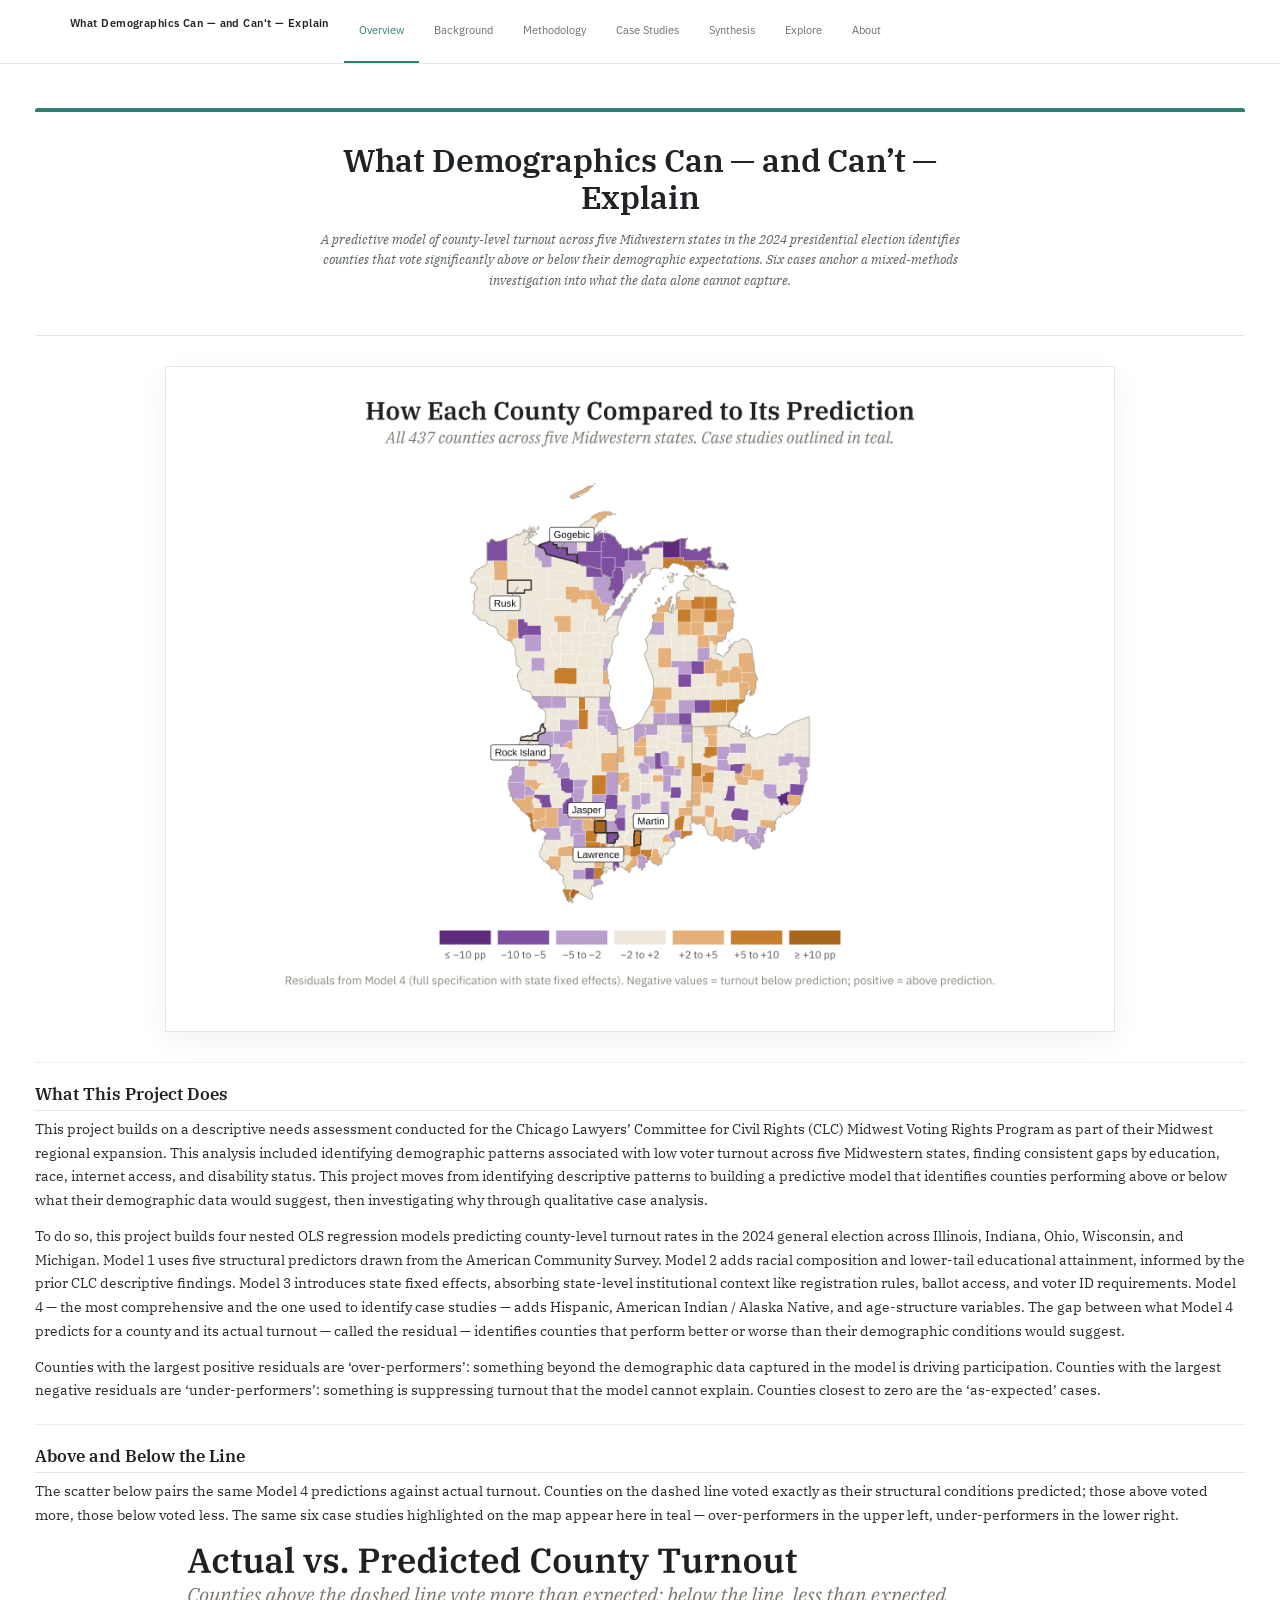
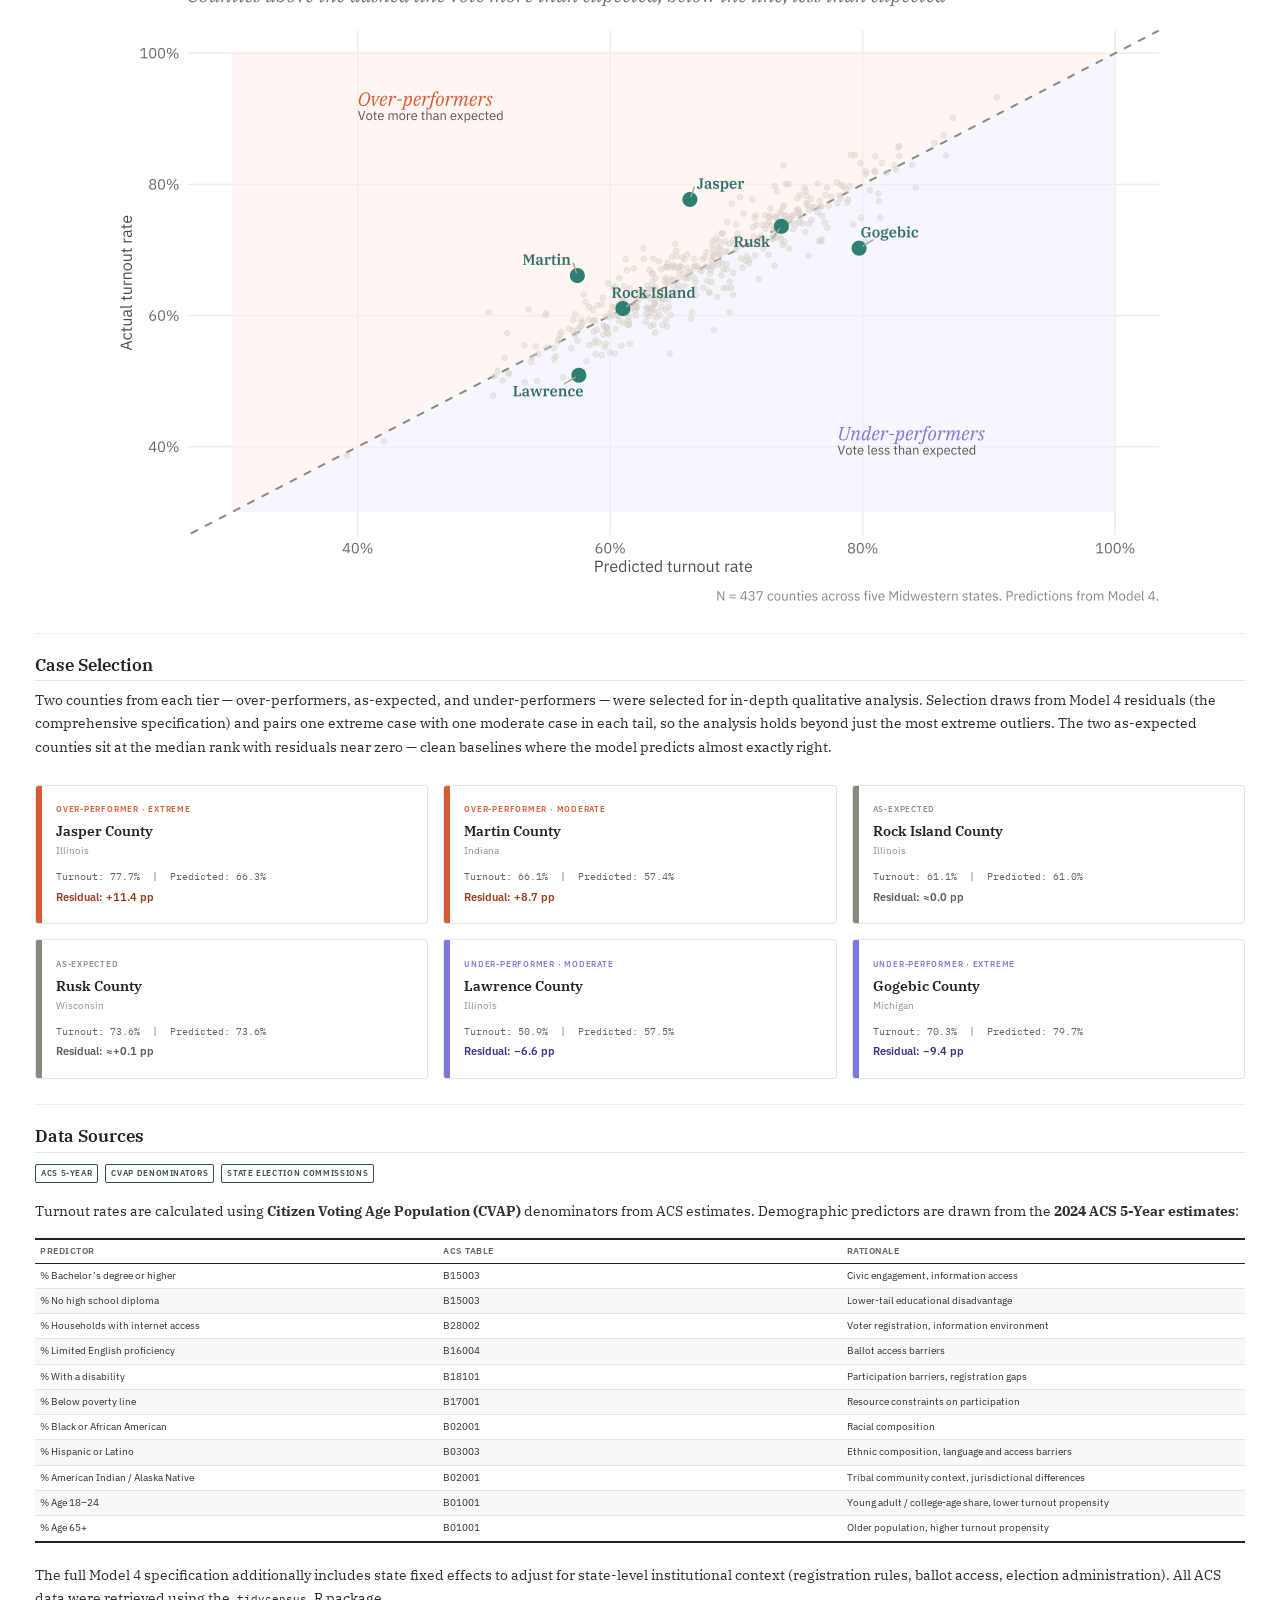
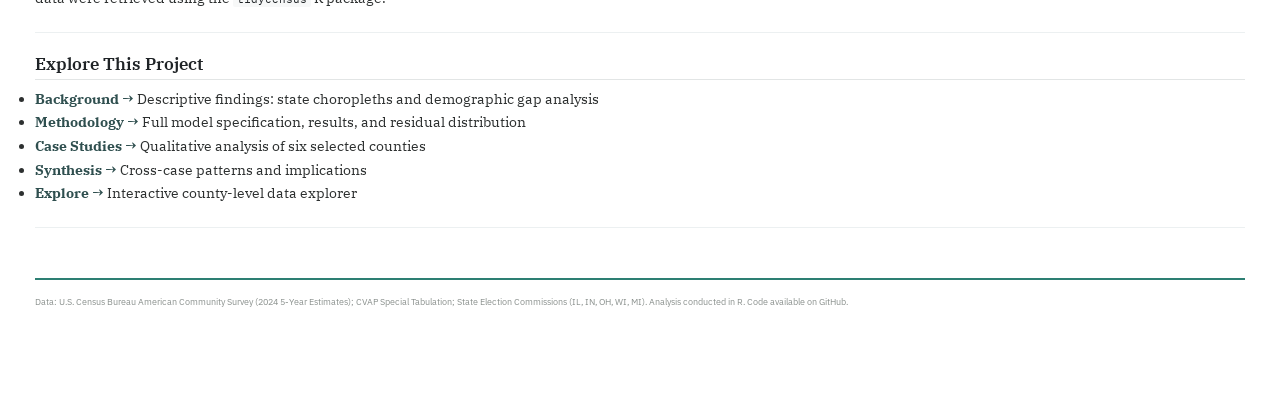
<file: docs/index.html>
<!DOCTYPE html>

<html>

<head>

<meta charset="utf-8" />
<meta name="generator" content="pandoc" />
<meta http-equiv="X-UA-Compatible" content="IE=EDGE" />




<title>index.knit</title>

<script src="site_libs/header-attrs-2.30/header-attrs.js"></script>
<script src="site_libs/jquery-3.6.0/jquery-3.6.0.min.js"></script>
<meta name="viewport" content="width=device-width, initial-scale=1" />
<link href="site_libs/bootstrap-3.3.5/css/flatly.min.css" rel="stylesheet" />
<script src="site_libs/bootstrap-3.3.5/js/bootstrap.min.js"></script>
<script src="site_libs/bootstrap-3.3.5/shim/html5shiv.min.js"></script>
<script src="site_libs/bootstrap-3.3.5/shim/respond.min.js"></script>
<style>h1 {font-size: 34px;}
       h1.title {font-size: 38px;}
       h2 {font-size: 30px;}
       h3 {font-size: 24px;}
       h4 {font-size: 18px;}
       h5 {font-size: 16px;}
       h6 {font-size: 12px;}
       code {color: inherit; background-color: rgba(0, 0, 0, 0.04);}
       pre:not([class]) { background-color: white }</style>
<script src="site_libs/navigation-1.1/tabsets.js"></script>

<style type="text/css">
  code{white-space: pre-wrap;}
  span.smallcaps{font-variant: small-caps;}
  span.underline{text-decoration: underline;}
  div.column{display: inline-block; vertical-align: top; width: 50%;}
  div.hanging-indent{margin-left: 1.5em; text-indent: -1.5em;}
  ul.task-list{list-style: none;}
    </style>







<link rel="stylesheet" href="custom.css" type="text/css" />



<style type = "text/css">
.main-container {
  max-width: 940px;
  margin-left: auto;
  margin-right: auto;
}
img {
  max-width:100%;
}
.tabbed-pane {
  padding-top: 12px;
}
.html-widget {
  margin-bottom: 20px;
}
button.code-folding-btn:focus {
  outline: none;
}
summary {
  display: list-item;
}
details > summary > p:only-child {
  display: inline;
}
pre code {
  padding: 0;
}
</style>


<style type="text/css">
.dropdown-submenu {
  position: relative;
}
.dropdown-submenu>.dropdown-menu {
  top: 0;
  left: 100%;
  margin-top: -6px;
  margin-left: -1px;
  border-radius: 0 6px 6px 6px;
}
.dropdown-submenu:hover>.dropdown-menu {
  display: block;
}
.dropdown-submenu>a:after {
  display: block;
  content: " ";
  float: right;
  width: 0;
  height: 0;
  border-color: transparent;
  border-style: solid;
  border-width: 5px 0 5px 5px;
  border-left-color: #cccccc;
  margin-top: 5px;
  margin-right: -10px;
}
.dropdown-submenu:hover>a:after {
  border-left-color: #adb5bd;
}
.dropdown-submenu.pull-left {
  float: none;
}
.dropdown-submenu.pull-left>.dropdown-menu {
  left: -100%;
  margin-left: 10px;
  border-radius: 6px 0 6px 6px;
}
</style>

<script type="text/javascript">
// manage active state of menu based on current page
$(document).ready(function () {
  // active menu anchor
  href = window.location.pathname
  href = href.substr(href.lastIndexOf('/') + 1)
  if (href === "")
    href = "index.html";
  var menuAnchor = $('a[href="' + href + '"]');

  // mark the anchor link active (and if it's in a dropdown, also mark that active)
  var dropdown = menuAnchor.closest('li.dropdown');
  if (window.bootstrap) { // Bootstrap 4+
    menuAnchor.addClass('active');
    dropdown.find('> .dropdown-toggle').addClass('active');
  } else { // Bootstrap 3
    menuAnchor.parent().addClass('active');
    dropdown.addClass('active');
  }

  // Navbar adjustments
  var navHeight = $(".navbar").first().height() + 15;
  var style = document.createElement('style');
  var pt = "padding-top: " + navHeight + "px; ";
  var mt = "margin-top: -" + navHeight + "px; ";
  var css = "";
  // offset scroll position for anchor links (for fixed navbar)
  for (var i = 1; i <= 6; i++) {
    css += ".section h" + i + "{ " + pt + mt + "}\n";
  }
  style.innerHTML = "body {" + pt + "padding-bottom: 40px; }\n" + css;
  document.head.appendChild(style);
});
</script>

<!-- tabsets -->

<style type="text/css">
.tabset-dropdown > .nav-tabs {
  display: inline-table;
  max-height: 500px;
  min-height: 44px;
  overflow-y: auto;
  border: 1px solid #ddd;
  border-radius: 4px;
}

.tabset-dropdown > .nav-tabs > li.active:before, .tabset-dropdown > .nav-tabs.nav-tabs-open:before {
  content: "\e259";
  font-family: 'Glyphicons Halflings';
  display: inline-block;
  padding: 10px;
  border-right: 1px solid #ddd;
}

.tabset-dropdown > .nav-tabs.nav-tabs-open > li.active:before {
  content: "\e258";
  font-family: 'Glyphicons Halflings';
  border: none;
}

.tabset-dropdown > .nav-tabs > li.active {
  display: block;
}

.tabset-dropdown > .nav-tabs > li > a,
.tabset-dropdown > .nav-tabs > li > a:focus,
.tabset-dropdown > .nav-tabs > li > a:hover {
  border: none;
  display: inline-block;
  border-radius: 4px;
  background-color: transparent;
}

.tabset-dropdown > .nav-tabs.nav-tabs-open > li {
  display: block;
  float: none;
}

.tabset-dropdown > .nav-tabs > li {
  display: none;
}
</style>

<!-- code folding -->




</head>

<body>


<div class="container-fluid main-container">




<div class="navbar navbar-default  navbar-fixed-top" role="navigation">
  <div class="container">
    <div class="navbar-header">
      <button type="button" class="navbar-toggle collapsed" data-toggle="collapse" data-bs-toggle="collapse" data-target="#navbar" data-bs-target="#navbar">
        <span class="icon-bar"></span>
        <span class="icon-bar"></span>
        <span class="icon-bar"></span>
      </button>
      <a class="navbar-brand" href="index.html">What Demographics Can — and Can't — Explain</a>
    </div>
    <div id="navbar" class="navbar-collapse collapse">
      <ul class="nav navbar-nav">
        <li>
  <a href="index.html">Overview</a>
</li>
<li>
  <a href="descriptive.html">Background</a>
</li>
<li>
  <a href="model.html">Methodology</a>
</li>
<li>
  <a href="case-studies.html">Case Studies</a>
</li>
<li>
  <a href="synthesis.html">Synthesis</a>
</li>
<li>
  <a href="explore.html">Explore</a>
</li>
<li>
  <a href="about.html">About</a>
</li>
      </ul>
      <ul class="nav navbar-nav navbar-right">
        
      </ul>
    </div><!--/.nav-collapse -->
  </div><!--/.container -->
</div><!--/.navbar -->

<div id="header">




</div>


<div class="site-hero">
<div class="hero-grid hero-grid-text-only">
<div id="what-demographics-can-and-cant-explain"
class="section level1 hero-text">
<h1>What Demographics Can — and Can’t — Explain</h1>
<p class="dek">
A predictive model of county-level turnout across five Midwestern states
in the 2024 presidential election identifies counties that vote
significantly above or below their demographic expectations. Six cases
anchor a mixed-methods investigation into what the data alone cannot
capture.
</p>
</div>
</div>
</div>
<div class="viz-section">
<p><img src="index_files/figure-html/hero-map-1.png" width="1056" /></p>
</div>
<hr />
<div id="what-this-project-does" class="section level2">
<h2>What This Project Does</h2>
<p>This project builds on a descriptive needs assessment conducted for
the Chicago Lawyers’ Committee for Civil Rights (CLC) Midwest Voting
Rights Program as part of their Midwest regional expansion. This
analysis included identifying demographic patterns associated with low
voter turnout across five Midwestern states, finding consistent gaps by
education, race, internet access, and disability status. This project
moves from identifying descriptive patterns to building a predictive
model that identifies counties performing above or below what their
demographic data would suggest, then investigating why through
qualitative case analysis.</p>
<p>To do so, this project builds four nested OLS regression models
predicting county-level turnout rates in the 2024 general election
across Illinois, Indiana, Ohio, Wisconsin, and Michigan. Model 1 uses
five structural predictors drawn from the American Community Survey.
Model 2 adds racial composition and lower-tail educational attainment,
informed by the prior CLC descriptive findings. Model 3 introduces state
fixed effects, absorbing state-level institutional context like
registration rules, ballot access, and voter ID requirements. Model 4 —
the most comprehensive and the one used to identify case studies — adds
Hispanic, American Indian / Alaska Native, and age-structure variables.
The gap between what Model 4 predicts for a county and its actual
turnout — called the residual — identifies counties that perform better
or worse than their demographic conditions would suggest.</p>
<p>Counties with the largest positive residuals are ‘over-performers’:
something beyond the demographic data captured in the model is driving
participation. Counties with the largest negative residuals are
‘under-performers’: something is suppressing turnout that the model
cannot explain. Counties closest to zero are the ‘as-expected’
cases.</p>
<hr />
</div>
<div id="above-and-below-the-line" class="section level2">
<h2>Above and Below the Line</h2>
<p>The scatter below pairs the same Model 4 predictions against actual
turnout. Counties on the dashed line voted exactly as their structural
conditions predicted; those above voted more, those below voted less.
The same six case studies highlighted on the map appear here in teal —
over-performers in the upper left, under-performers in the lower
right.</p>
<p><img src="index_files/figure-html/residual-scatter-1.png" width="1056" /></p>
<hr />
</div>
<div id="case-selection" class="section level2">
<h2>Case Selection</h2>
<p>Two counties from each tier — over-performers, as-expected, and
under-performers — were selected for in-depth qualitative analysis.
Selection draws from Model 4 residuals (the comprehensive specification)
and pairs one extreme case with one moderate case in each tail, so the
analysis holds beyond just the most extreme outliers. The two
as-expected counties sit at the median rank with residuals near zero —
clean baselines where the model predicts almost exactly right.</p>
<div class="county-grid">
<div class="county-card over">
<div class="card-label">
Over-Performer · Extreme
</div>
<div class="card-name">
Jasper County
</div>
<div class="card-state">
Illinois
</div>
<div class="card-stat">
Turnout: 77.7%  |  Predicted: 66.3%
</div>
<div class="card-residual">
Residual: +11.4 pp
</div>
</div>
<div class="county-card over">
<div class="card-label">
Over-Performer · Moderate
</div>
<div class="card-name">
Martin County
</div>
<div class="card-state">
Indiana
</div>
<div class="card-stat">
Turnout: 66.1%  |  Predicted: 57.4%
</div>
<div class="card-residual">
Residual: +8.7 pp
</div>
</div>
<div class="county-card middle">
<div class="card-label">
As-Expected
</div>
<div class="card-name">
Rock Island County
</div>
<div class="card-state">
Illinois
</div>
<div class="card-stat">
Turnout: 61.1%  |  Predicted: 61.0%
</div>
<div class="card-residual">
Residual: ≈0.0 pp
</div>
</div>
<div class="county-card middle">
<div class="card-label">
As-Expected
</div>
<div class="card-name">
Rusk County
</div>
<div class="card-state">
Wisconsin
</div>
<div class="card-stat">
Turnout: 73.6%  |  Predicted: 73.6%
</div>
<div class="card-residual">
Residual: ≈+0.1 pp
</div>
</div>
<div class="county-card under">
<div class="card-label">
Under-Performer · Moderate
</div>
<div class="card-name">
Lawrence County
</div>
<div class="card-state">
Illinois
</div>
<div class="card-stat">
Turnout: 50.9%  |  Predicted: 57.5%
</div>
<div class="card-residual">
Residual: −6.6 pp
</div>
</div>
<div class="county-card under">
<div class="card-label">
Under-Performer · Extreme
</div>
<div class="card-name">
Gogebic County
</div>
<div class="card-state">
Michigan
</div>
<div class="card-stat">
Turnout: 70.3%  |  Predicted: 79.7%
</div>
<div class="card-residual">
Residual: −9.4 pp
</div>
</div>
</div>
<hr />
</div>
<div id="data-sources" class="section level2">
<h2>Data Sources</h2>
<p><span class="method-tag">ACS 5-Year</span> <span
class="method-tag">CVAP Denominators</span> <span
class="method-tag">State Election Commissions</span></p>
<p>Turnout rates are calculated using <strong>Citizen Voting Age
Population (CVAP)</strong> denominators from ACS estimates. Demographic
predictors are drawn from the <strong>2024 ACS 5-Year
estimates</strong>:</p>
<table>
<colgroup>
<col width="33%" />
<col width="33%" />
<col width="33%" />
</colgroup>
<thead>
<tr class="header">
<th>Predictor</th>
<th>ACS Table</th>
<th>Rationale</th>
</tr>
</thead>
<tbody>
<tr class="odd">
<td>% Bachelor’s degree or higher</td>
<td>B15003</td>
<td>Civic engagement, information access</td>
</tr>
<tr class="even">
<td>% No high school diploma</td>
<td>B15003</td>
<td>Lower-tail educational disadvantage</td>
</tr>
<tr class="odd">
<td>% Households with internet access</td>
<td>B28002</td>
<td>Voter registration, information environment</td>
</tr>
<tr class="even">
<td>% Limited English proficiency</td>
<td>B16004</td>
<td>Ballot access barriers</td>
</tr>
<tr class="odd">
<td>% With a disability</td>
<td>B18101</td>
<td>Participation barriers, registration gaps</td>
</tr>
<tr class="even">
<td>% Below poverty line</td>
<td>B17001</td>
<td>Resource constraints on participation</td>
</tr>
<tr class="odd">
<td>% Black or African American</td>
<td>B02001</td>
<td>Racial composition</td>
</tr>
<tr class="even">
<td>% Hispanic or Latino</td>
<td>B03003</td>
<td>Ethnic composition, language and access barriers</td>
</tr>
<tr class="odd">
<td>% American Indian / Alaska Native</td>
<td>B02001</td>
<td>Tribal community context, jurisdictional differences</td>
</tr>
<tr class="even">
<td>% Age 18–24</td>
<td>B01001</td>
<td>Young adult / college-age share, lower turnout propensity</td>
</tr>
<tr class="odd">
<td>% Age 65+</td>
<td>B01001</td>
<td>Older population, higher turnout propensity</td>
</tr>
</tbody>
</table>
<p>The full Model 4 specification additionally includes state fixed
effects to adjust for state-level institutional context (registration
rules, ballot access, election administration). All ACS data were
retrieved using the <code>tidycensus</code> R package.</p>
<hr />
</div>
<div id="explore-this-project" class="section level2">
<h2>Explore This Project</h2>
<ul>
<li><strong><a href="descriptive.html">Background →</a></strong>
Descriptive findings: state choropleths and demographic gap
analysis</li>
<li><strong><a href="model.html">Methodology →</a></strong> Full model
specification, results, and residual distribution</li>
<li><strong><a href="case-studies.html">Case Studies →</a></strong>
Qualitative analysis of six selected counties</li>
<li><strong><a href="synthesis.html">Synthesis →</a></strong> Cross-case
patterns and implications</li>
<li><strong><a href="explore.html">Explore →</a></strong> Interactive
county-level data explorer</li>
</ul>
<hr />
<div class="site-footer">
<p>Data: U.S. Census Bureau American Community Survey (2024 5-Year
Estimates); CVAP Special Tabulation; State Election Commissions (IL, IN,
OH, WI, MI). Analysis conducted in R. Code available on
<a href="https://github.com/Smlfberry/midwestturnout">GitHub</a>.</p>
</div>
</div>




</div>

<script>

// add bootstrap table styles to pandoc tables
function bootstrapStylePandocTables() {
  $('tr.odd').parent('tbody').parent('table').addClass('table table-condensed');
}
$(document).ready(function () {
  bootstrapStylePandocTables();
});


</script>

<!-- tabsets -->

<script>
$(document).ready(function () {
  window.buildTabsets("TOC");
});

$(document).ready(function () {
  $('.tabset-dropdown > .nav-tabs > li').click(function () {
    $(this).parent().toggleClass('nav-tabs-open');
  });
});
</script>

<!-- code folding -->


<!-- dynamically load mathjax for compatibility with self-contained -->
<script>
  (function () {
    var script = document.createElement("script");
    script.type = "text/javascript";
    script.src  = "https://mathjax.rstudio.com/latest/MathJax.js?config=TeX-AMS-MML_HTMLorMML";
    document.getElementsByTagName("head")[0].appendChild(script);
  })();
</script>

</body>
</html>
</file>
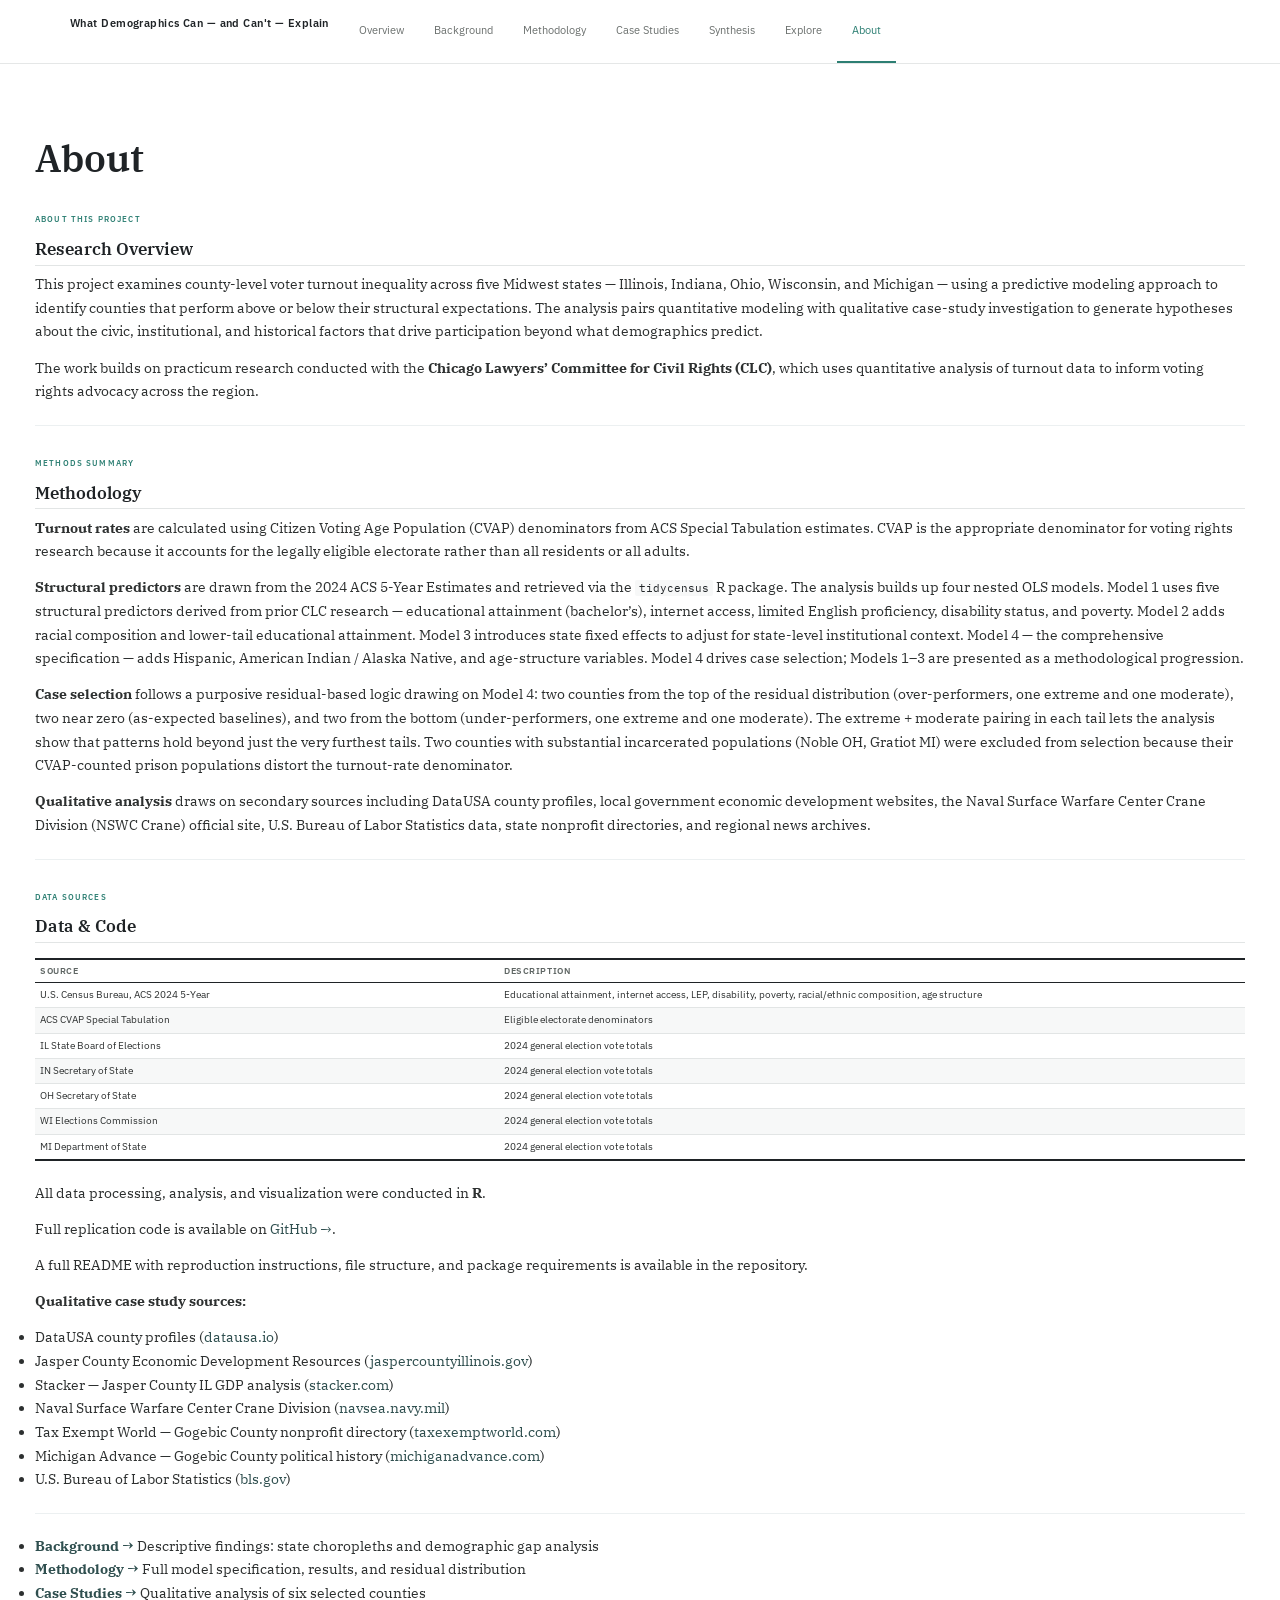
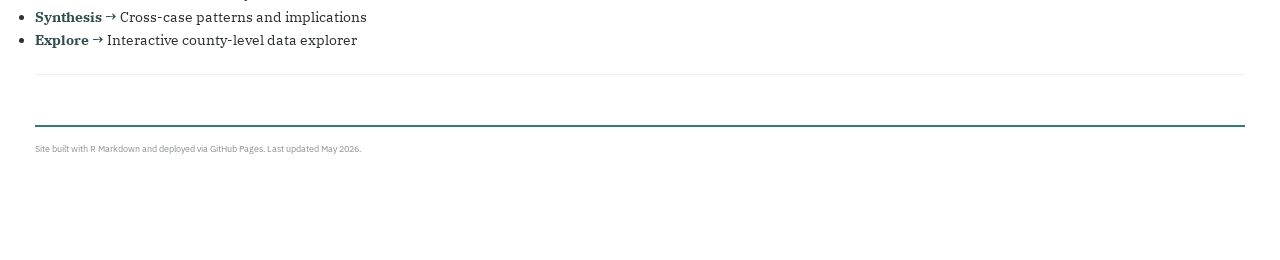
<file: docs/about.html>
<!DOCTYPE html>

<html>

<head>

<meta charset="utf-8" />
<meta name="generator" content="pandoc" />
<meta http-equiv="X-UA-Compatible" content="IE=EDGE" />




<title>About</title>

<script src="site_libs/header-attrs-2.30/header-attrs.js"></script>
<script src="site_libs/jquery-3.6.0/jquery-3.6.0.min.js"></script>
<meta name="viewport" content="width=device-width, initial-scale=1" />
<link href="site_libs/bootstrap-3.3.5/css/flatly.min.css" rel="stylesheet" />
<script src="site_libs/bootstrap-3.3.5/js/bootstrap.min.js"></script>
<script src="site_libs/bootstrap-3.3.5/shim/html5shiv.min.js"></script>
<script src="site_libs/bootstrap-3.3.5/shim/respond.min.js"></script>
<style>h1 {font-size: 34px;}
       h1.title {font-size: 38px;}
       h2 {font-size: 30px;}
       h3 {font-size: 24px;}
       h4 {font-size: 18px;}
       h5 {font-size: 16px;}
       h6 {font-size: 12px;}
       code {color: inherit; background-color: rgba(0, 0, 0, 0.04);}
       pre:not([class]) { background-color: white }</style>
<script src="site_libs/navigation-1.1/tabsets.js"></script>

<style type="text/css">
  code{white-space: pre-wrap;}
  span.smallcaps{font-variant: small-caps;}
  span.underline{text-decoration: underline;}
  div.column{display: inline-block; vertical-align: top; width: 50%;}
  div.hanging-indent{margin-left: 1.5em; text-indent: -1.5em;}
  ul.task-list{list-style: none;}
    </style>







<link rel="stylesheet" href="custom.css" type="text/css" />



<style type = "text/css">
.main-container {
  max-width: 940px;
  margin-left: auto;
  margin-right: auto;
}
img {
  max-width:100%;
}
.tabbed-pane {
  padding-top: 12px;
}
.html-widget {
  margin-bottom: 20px;
}
button.code-folding-btn:focus {
  outline: none;
}
summary {
  display: list-item;
}
details > summary > p:only-child {
  display: inline;
}
pre code {
  padding: 0;
}
</style>


<style type="text/css">
.dropdown-submenu {
  position: relative;
}
.dropdown-submenu>.dropdown-menu {
  top: 0;
  left: 100%;
  margin-top: -6px;
  margin-left: -1px;
  border-radius: 0 6px 6px 6px;
}
.dropdown-submenu:hover>.dropdown-menu {
  display: block;
}
.dropdown-submenu>a:after {
  display: block;
  content: " ";
  float: right;
  width: 0;
  height: 0;
  border-color: transparent;
  border-style: solid;
  border-width: 5px 0 5px 5px;
  border-left-color: #cccccc;
  margin-top: 5px;
  margin-right: -10px;
}
.dropdown-submenu:hover>a:after {
  border-left-color: #adb5bd;
}
.dropdown-submenu.pull-left {
  float: none;
}
.dropdown-submenu.pull-left>.dropdown-menu {
  left: -100%;
  margin-left: 10px;
  border-radius: 6px 0 6px 6px;
}
</style>

<script type="text/javascript">
// manage active state of menu based on current page
$(document).ready(function () {
  // active menu anchor
  href = window.location.pathname
  href = href.substr(href.lastIndexOf('/') + 1)
  if (href === "")
    href = "index.html";
  var menuAnchor = $('a[href="' + href + '"]');

  // mark the anchor link active (and if it's in a dropdown, also mark that active)
  var dropdown = menuAnchor.closest('li.dropdown');
  if (window.bootstrap) { // Bootstrap 4+
    menuAnchor.addClass('active');
    dropdown.find('> .dropdown-toggle').addClass('active');
  } else { // Bootstrap 3
    menuAnchor.parent().addClass('active');
    dropdown.addClass('active');
  }

  // Navbar adjustments
  var navHeight = $(".navbar").first().height() + 15;
  var style = document.createElement('style');
  var pt = "padding-top: " + navHeight + "px; ";
  var mt = "margin-top: -" + navHeight + "px; ";
  var css = "";
  // offset scroll position for anchor links (for fixed navbar)
  for (var i = 1; i <= 6; i++) {
    css += ".section h" + i + "{ " + pt + mt + "}\n";
  }
  style.innerHTML = "body {" + pt + "padding-bottom: 40px; }\n" + css;
  document.head.appendChild(style);
});
</script>

<!-- tabsets -->

<style type="text/css">
.tabset-dropdown > .nav-tabs {
  display: inline-table;
  max-height: 500px;
  min-height: 44px;
  overflow-y: auto;
  border: 1px solid #ddd;
  border-radius: 4px;
}

.tabset-dropdown > .nav-tabs > li.active:before, .tabset-dropdown > .nav-tabs.nav-tabs-open:before {
  content: "\e259";
  font-family: 'Glyphicons Halflings';
  display: inline-block;
  padding: 10px;
  border-right: 1px solid #ddd;
}

.tabset-dropdown > .nav-tabs.nav-tabs-open > li.active:before {
  content: "\e258";
  font-family: 'Glyphicons Halflings';
  border: none;
}

.tabset-dropdown > .nav-tabs > li.active {
  display: block;
}

.tabset-dropdown > .nav-tabs > li > a,
.tabset-dropdown > .nav-tabs > li > a:focus,
.tabset-dropdown > .nav-tabs > li > a:hover {
  border: none;
  display: inline-block;
  border-radius: 4px;
  background-color: transparent;
}

.tabset-dropdown > .nav-tabs.nav-tabs-open > li {
  display: block;
  float: none;
}

.tabset-dropdown > .nav-tabs > li {
  display: none;
}
</style>

<!-- code folding -->




</head>

<body>


<div class="container-fluid main-container">




<div class="navbar navbar-default  navbar-fixed-top" role="navigation">
  <div class="container">
    <div class="navbar-header">
      <button type="button" class="navbar-toggle collapsed" data-toggle="collapse" data-bs-toggle="collapse" data-target="#navbar" data-bs-target="#navbar">
        <span class="icon-bar"></span>
        <span class="icon-bar"></span>
        <span class="icon-bar"></span>
      </button>
      <a class="navbar-brand" href="index.html">What Demographics Can — and Can't — Explain</a>
    </div>
    <div id="navbar" class="navbar-collapse collapse">
      <ul class="nav navbar-nav">
        <li>
  <a href="index.html">Overview</a>
</li>
<li>
  <a href="descriptive.html">Background</a>
</li>
<li>
  <a href="model.html">Methodology</a>
</li>
<li>
  <a href="case-studies.html">Case Studies</a>
</li>
<li>
  <a href="synthesis.html">Synthesis</a>
</li>
<li>
  <a href="explore.html">Explore</a>
</li>
<li>
  <a href="about.html">About</a>
</li>
      </ul>
      <ul class="nav navbar-nav navbar-right">
        
      </ul>
    </div><!--/.nav-collapse -->
  </div><!--/.container -->
</div><!--/.navbar -->

<div id="header">



<h1 class="title toc-ignore">About</h1>

</div>


<p><span class="section-label">About This Project</span></p>
<div id="research-overview" class="section level2">
<h2>Research Overview</h2>
<p>This project examines county-level voter turnout inequality across
five Midwest states — Illinois, Indiana, Ohio, Wisconsin, and Michigan —
using a predictive modeling approach to identify counties that perform
above or below their structural expectations. The analysis pairs
quantitative modeling with qualitative case-study investigation to
generate hypotheses about the civic, institutional, and historical
factors that drive participation beyond what demographics predict.</p>
<p>The work builds on practicum research conducted with the
<strong>Chicago Lawyers’ Committee for Civil Rights (CLC)</strong>,
which uses quantitative analysis of turnout data to inform voting rights
advocacy across the region.</p>
<hr />
<p><span class="section-label">Methods Summary</span></p>
</div>
<div id="methodology" class="section level2">
<h2>Methodology</h2>
<p><strong>Turnout rates</strong> are calculated using Citizen Voting
Age Population (CVAP) denominators from ACS Special Tabulation
estimates. CVAP is the appropriate denominator for voting rights
research because it accounts for the legally eligible electorate rather
than all residents or all adults.</p>
<p><strong>Structural predictors</strong> are drawn from the 2024 ACS
5-Year Estimates and retrieved via the <code>tidycensus</code> R
package. The analysis builds up four nested OLS models. Model 1 uses
five structural predictors derived from prior CLC research — educational
attainment (bachelor’s), internet access, limited English proficiency,
disability status, and poverty. Model 2 adds racial composition and
lower-tail educational attainment. Model 3 introduces state fixed
effects to adjust for state-level institutional context. Model 4 — the
comprehensive specification — adds Hispanic, American Indian / Alaska
Native, and age-structure variables. Model 4 drives case selection;
Models 1–3 are presented as a methodological progression.</p>
<p><strong>Case selection</strong> follows a purposive residual-based
logic drawing on Model 4: two counties from the top of the residual
distribution (over-performers, one extreme and one moderate), two near
zero (as-expected baselines), and two from the bottom (under-performers,
one extreme and one moderate). The extreme + moderate pairing in each
tail lets the analysis show that patterns hold beyond just the very
furthest tails. Two counties with substantial incarcerated populations
(Noble OH, Gratiot MI) were excluded from selection because their
CVAP-counted prison populations distort the turnout-rate
denominator.</p>
<p><strong>Qualitative analysis</strong> draws on secondary sources
including DataUSA county profiles, local government economic development
websites, the Naval Surface Warfare Center Crane Division (NSWC Crane)
official site, U.S. Bureau of Labor Statistics data, state nonprofit
directories, and regional news archives.</p>
<hr />
<p><span class="section-label">Data Sources</span></p>
</div>
<div id="data-code" class="section level2">
<h2>Data &amp; Code</h2>
<table>
<colgroup>
<col width="38%" />
<col width="61%" />
</colgroup>
<thead>
<tr class="header">
<th>Source</th>
<th>Description</th>
</tr>
</thead>
<tbody>
<tr class="odd">
<td>U.S. Census Bureau, ACS 2024 5-Year</td>
<td>Educational attainment, internet access, LEP, disability, poverty,
racial/ethnic composition, age structure</td>
</tr>
<tr class="even">
<td>ACS CVAP Special Tabulation</td>
<td>Eligible electorate denominators</td>
</tr>
<tr class="odd">
<td>IL State Board of Elections</td>
<td>2024 general election vote totals</td>
</tr>
<tr class="even">
<td>IN Secretary of State</td>
<td>2024 general election vote totals</td>
</tr>
<tr class="odd">
<td>OH Secretary of State</td>
<td>2024 general election vote totals</td>
</tr>
<tr class="even">
<td>WI Elections Commission</td>
<td>2024 general election vote totals</td>
</tr>
<tr class="odd">
<td>MI Department of State</td>
<td>2024 general election vote totals</td>
</tr>
</tbody>
</table>
<p>All data processing, analysis, and visualization were conducted in
<strong>R</strong>.</p>
<p>Full replication code is available on <a
href="https://github.com/Smlfberry/midwestturnout">GitHub →</a>.</p>
<p>A full README with reproduction instructions, file structure, and
package requirements is available in the repository.</p>
<p><strong>Qualitative case study sources:</strong></p>
<ul>
<li>DataUSA county profiles (<a
href="https://datausa.io">datausa.io</a>)</li>
<li>Jasper County Economic Development Resources (<a
href="https://www.jaspercountyillinois.gov">jaspercountyillinois.gov</a>)</li>
<li>Stacker — Jasper County IL GDP analysis (<a
href="https://stacker.com">stacker.com</a>)</li>
<li>Naval Surface Warfare Center Crane Division (<a
href="https://www.navsea.navy.mil">navsea.navy.mil</a>)</li>
<li>Tax Exempt World — Gogebic County nonprofit directory (<a
href="https://www.taxexemptworld.com">taxexemptworld.com</a>)</li>
<li>Michigan Advance — Gogebic County political history (<a
href="https://michiganadvance.com">michiganadvance.com</a>)</li>
<li>U.S. Bureau of Labor Statistics (<a
href="https://www.bls.gov">bls.gov</a>)</li>
</ul>
<hr />
<ul>
<li><strong><a href="descriptive.html">Background →</a></strong>
Descriptive findings: state choropleths and demographic gap
analysis</li>
<li><strong><a href="model.html">Methodology →</a></strong> Full model
specification, results, and residual distribution</li>
<li><strong><a href="case-studies.html">Case Studies →</a></strong>
Qualitative analysis of six selected counties</li>
<li><strong><a href="synthesis.html">Synthesis →</a></strong> Cross-case
patterns and implications</li>
<li><strong><a href="explore.html">Explore →</a></strong> Interactive
county-level data explorer</li>
</ul>
<hr />
<div class="site-footer">
<p>Site built with R Markdown and deployed via GitHub Pages. Last
updated May 2026.</p>
</div>
</div>




</div>

<script>

// add bootstrap table styles to pandoc tables
function bootstrapStylePandocTables() {
  $('tr.odd').parent('tbody').parent('table').addClass('table table-condensed');
}
$(document).ready(function () {
  bootstrapStylePandocTables();
});


</script>

<!-- tabsets -->

<script>
$(document).ready(function () {
  window.buildTabsets("TOC");
});

$(document).ready(function () {
  $('.tabset-dropdown > .nav-tabs > li').click(function () {
    $(this).parent().toggleClass('nav-tabs-open');
  });
});
</script>

<!-- code folding -->


<!-- dynamically load mathjax for compatibility with self-contained -->
<script>
  (function () {
    var script = document.createElement("script");
    script.type = "text/javascript";
    script.src  = "https://mathjax.rstudio.com/latest/MathJax.js?config=TeX-AMS-MML_HTMLorMML";
    document.getElementsByTagName("head")[0].appendChild(script);
  })();
</script>

</body>
</html>
</file>
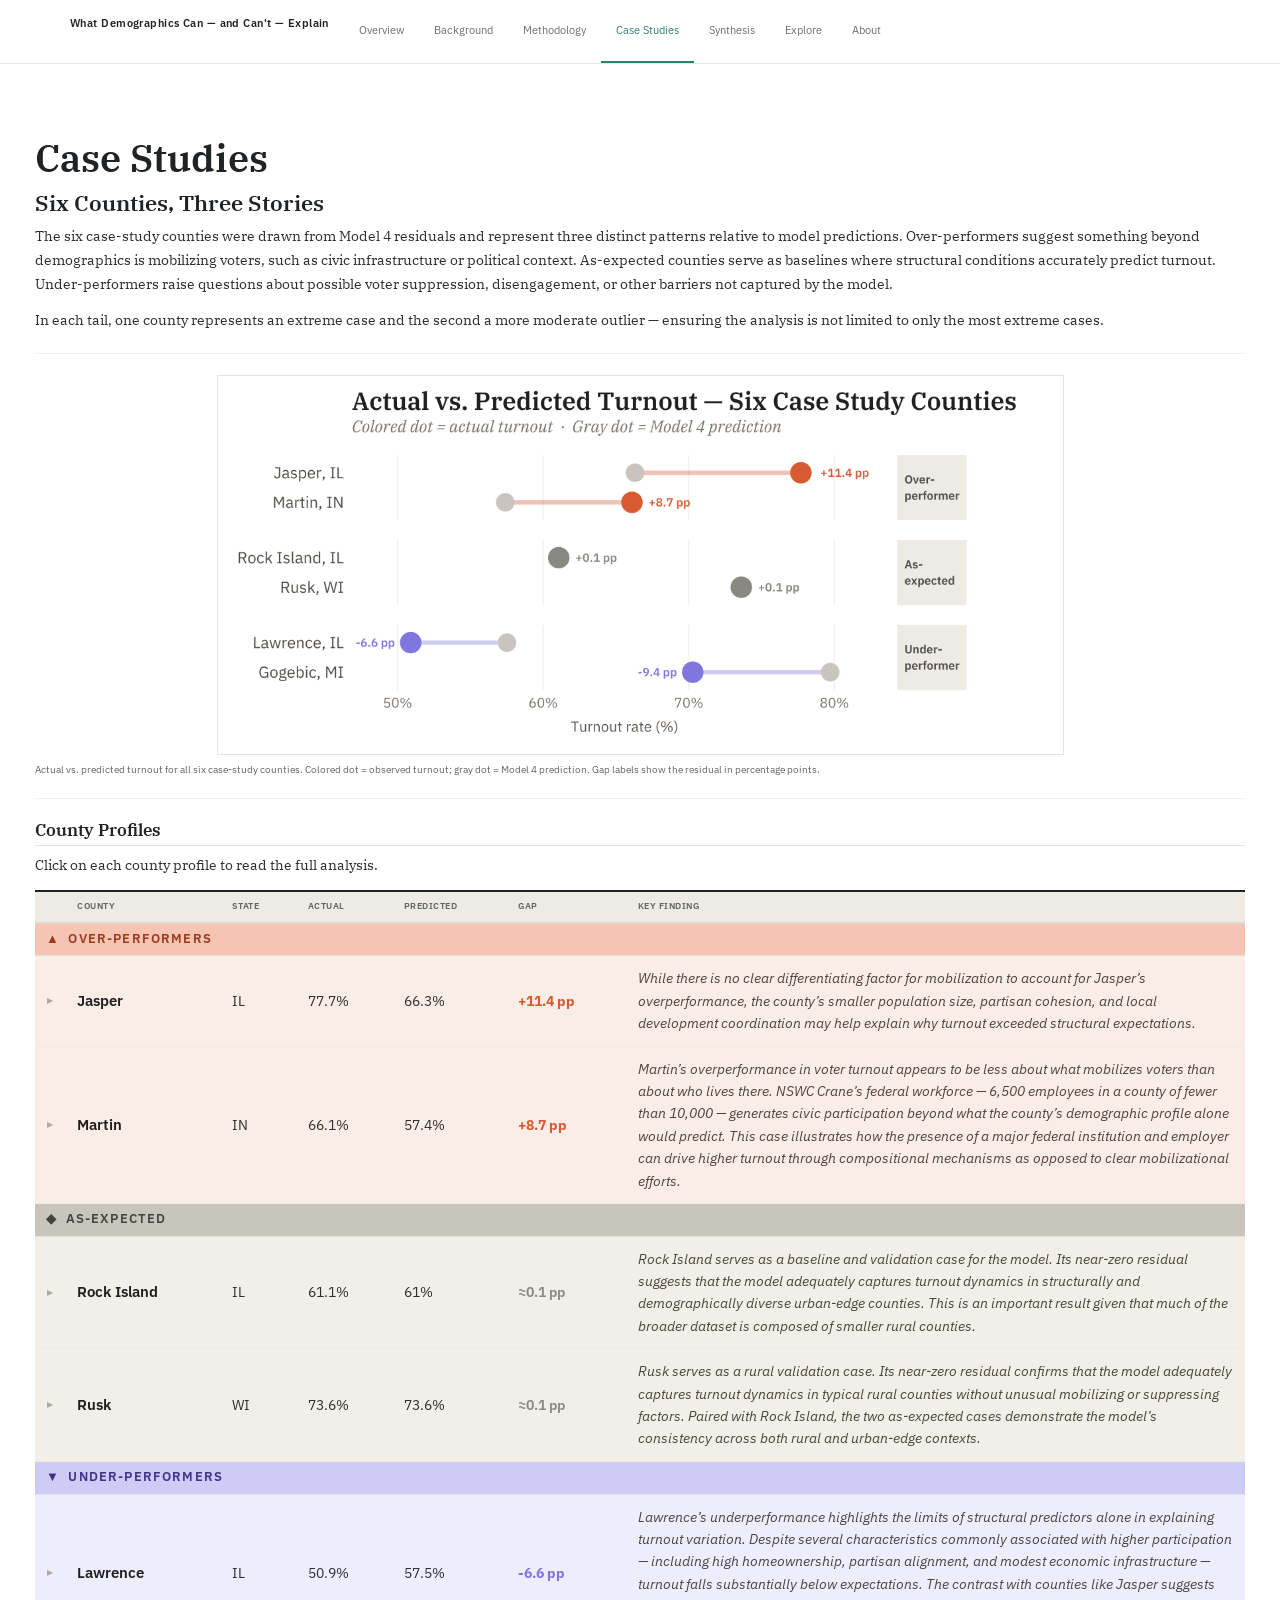
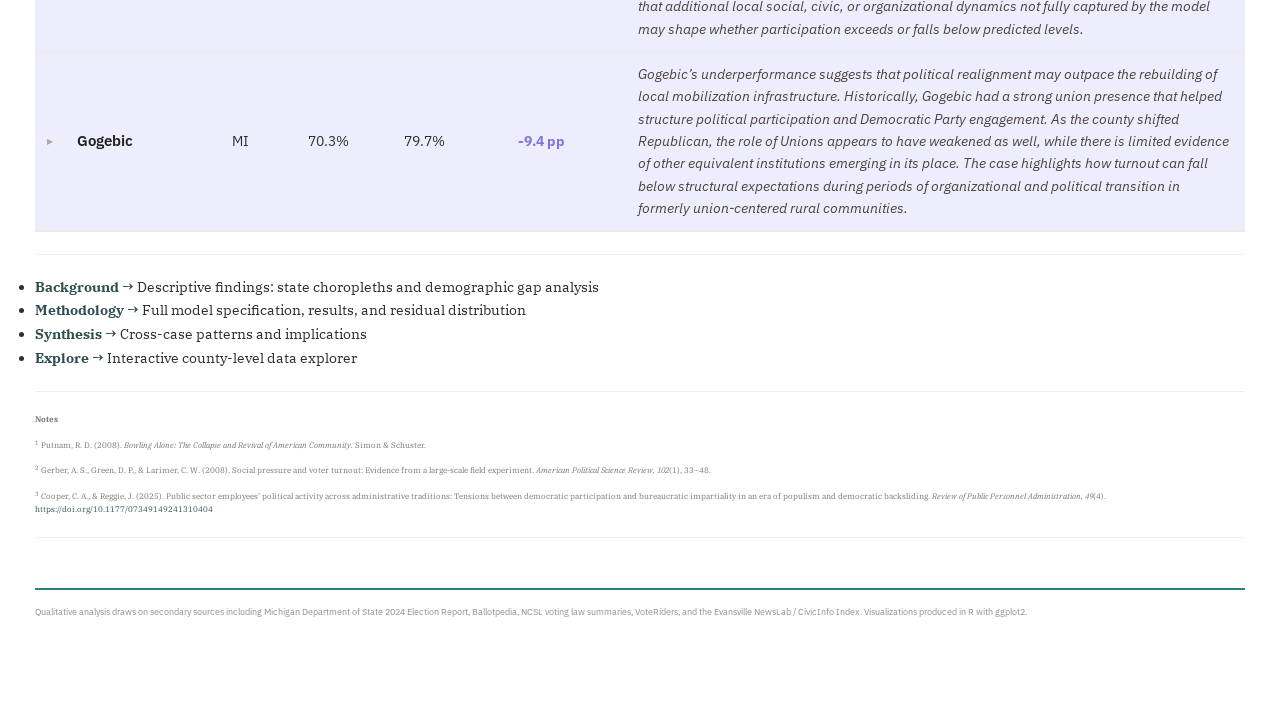
<file: docs/case-studies.html>
<!DOCTYPE html>

<html>

<head>

<meta charset="utf-8" />
<meta name="generator" content="pandoc" />
<meta http-equiv="X-UA-Compatible" content="IE=EDGE" />




<title>Case Studies</title>

<script src="site_libs/header-attrs-2.30/header-attrs.js"></script>
<script src="site_libs/jquery-3.6.0/jquery-3.6.0.min.js"></script>
<meta name="viewport" content="width=device-width, initial-scale=1" />
<link href="site_libs/bootstrap-3.3.5/css/flatly.min.css" rel="stylesheet" />
<script src="site_libs/bootstrap-3.3.5/js/bootstrap.min.js"></script>
<script src="site_libs/bootstrap-3.3.5/shim/html5shiv.min.js"></script>
<script src="site_libs/bootstrap-3.3.5/shim/respond.min.js"></script>
<style>h1 {font-size: 34px;}
       h1.title {font-size: 38px;}
       h2 {font-size: 30px;}
       h3 {font-size: 24px;}
       h4 {font-size: 18px;}
       h5 {font-size: 16px;}
       h6 {font-size: 12px;}
       code {color: inherit; background-color: rgba(0, 0, 0, 0.04);}
       pre:not([class]) { background-color: white }</style>
<script src="site_libs/navigation-1.1/tabsets.js"></script>

<style type="text/css">
  code{white-space: pre-wrap;}
  span.smallcaps{font-variant: small-caps;}
  span.underline{text-decoration: underline;}
  div.column{display: inline-block; vertical-align: top; width: 50%;}
  div.hanging-indent{margin-left: 1.5em; text-indent: -1.5em;}
  ul.task-list{list-style: none;}
    </style>







<link rel="stylesheet" href="custom.css" type="text/css" />



<style type = "text/css">
.main-container {
  max-width: 940px;
  margin-left: auto;
  margin-right: auto;
}
img {
  max-width:100%;
}
.tabbed-pane {
  padding-top: 12px;
}
.html-widget {
  margin-bottom: 20px;
}
button.code-folding-btn:focus {
  outline: none;
}
summary {
  display: list-item;
}
details > summary > p:only-child {
  display: inline;
}
pre code {
  padding: 0;
}
</style>


<style type="text/css">
.dropdown-submenu {
  position: relative;
}
.dropdown-submenu>.dropdown-menu {
  top: 0;
  left: 100%;
  margin-top: -6px;
  margin-left: -1px;
  border-radius: 0 6px 6px 6px;
}
.dropdown-submenu:hover>.dropdown-menu {
  display: block;
}
.dropdown-submenu>a:after {
  display: block;
  content: " ";
  float: right;
  width: 0;
  height: 0;
  border-color: transparent;
  border-style: solid;
  border-width: 5px 0 5px 5px;
  border-left-color: #cccccc;
  margin-top: 5px;
  margin-right: -10px;
}
.dropdown-submenu:hover>a:after {
  border-left-color: #adb5bd;
}
.dropdown-submenu.pull-left {
  float: none;
}
.dropdown-submenu.pull-left>.dropdown-menu {
  left: -100%;
  margin-left: 10px;
  border-radius: 6px 0 6px 6px;
}
</style>

<script type="text/javascript">
// manage active state of menu based on current page
$(document).ready(function () {
  // active menu anchor
  href = window.location.pathname
  href = href.substr(href.lastIndexOf('/') + 1)
  if (href === "")
    href = "index.html";
  var menuAnchor = $('a[href="' + href + '"]');

  // mark the anchor link active (and if it's in a dropdown, also mark that active)
  var dropdown = menuAnchor.closest('li.dropdown');
  if (window.bootstrap) { // Bootstrap 4+
    menuAnchor.addClass('active');
    dropdown.find('> .dropdown-toggle').addClass('active');
  } else { // Bootstrap 3
    menuAnchor.parent().addClass('active');
    dropdown.addClass('active');
  }

  // Navbar adjustments
  var navHeight = $(".navbar").first().height() + 15;
  var style = document.createElement('style');
  var pt = "padding-top: " + navHeight + "px; ";
  var mt = "margin-top: -" + navHeight + "px; ";
  var css = "";
  // offset scroll position for anchor links (for fixed navbar)
  for (var i = 1; i <= 6; i++) {
    css += ".section h" + i + "{ " + pt + mt + "}\n";
  }
  style.innerHTML = "body {" + pt + "padding-bottom: 40px; }\n" + css;
  document.head.appendChild(style);
});
</script>

<!-- tabsets -->

<style type="text/css">
.tabset-dropdown > .nav-tabs {
  display: inline-table;
  max-height: 500px;
  min-height: 44px;
  overflow-y: auto;
  border: 1px solid #ddd;
  border-radius: 4px;
}

.tabset-dropdown > .nav-tabs > li.active:before, .tabset-dropdown > .nav-tabs.nav-tabs-open:before {
  content: "\e259";
  font-family: 'Glyphicons Halflings';
  display: inline-block;
  padding: 10px;
  border-right: 1px solid #ddd;
}

.tabset-dropdown > .nav-tabs.nav-tabs-open > li.active:before {
  content: "\e258";
  font-family: 'Glyphicons Halflings';
  border: none;
}

.tabset-dropdown > .nav-tabs > li.active {
  display: block;
}

.tabset-dropdown > .nav-tabs > li > a,
.tabset-dropdown > .nav-tabs > li > a:focus,
.tabset-dropdown > .nav-tabs > li > a:hover {
  border: none;
  display: inline-block;
  border-radius: 4px;
  background-color: transparent;
}

.tabset-dropdown > .nav-tabs.nav-tabs-open > li {
  display: block;
  float: none;
}

.tabset-dropdown > .nav-tabs > li {
  display: none;
}
</style>

<!-- code folding -->




</head>

<body>


<div class="container-fluid main-container">




<div class="navbar navbar-default  navbar-fixed-top" role="navigation">
  <div class="container">
    <div class="navbar-header">
      <button type="button" class="navbar-toggle collapsed" data-toggle="collapse" data-bs-toggle="collapse" data-target="#navbar" data-bs-target="#navbar">
        <span class="icon-bar"></span>
        <span class="icon-bar"></span>
        <span class="icon-bar"></span>
      </button>
      <a class="navbar-brand" href="index.html">What Demographics Can — and Can't — Explain</a>
    </div>
    <div id="navbar" class="navbar-collapse collapse">
      <ul class="nav navbar-nav">
        <li>
  <a href="index.html">Overview</a>
</li>
<li>
  <a href="descriptive.html">Background</a>
</li>
<li>
  <a href="model.html">Methodology</a>
</li>
<li>
  <a href="case-studies.html">Case Studies</a>
</li>
<li>
  <a href="synthesis.html">Synthesis</a>
</li>
<li>
  <a href="explore.html">Explore</a>
</li>
<li>
  <a href="about.html">About</a>
</li>
      </ul>
      <ul class="nav navbar-nav navbar-right">
        
      </ul>
    </div><!--/.nav-collapse -->
  </div><!--/.container -->
</div><!--/.navbar -->

<div id="header">



<h1 class="title toc-ignore">Case Studies</h1>

</div>


<div id="six-counties-three-stories" class="section level1">
<h1>Six Counties, Three Stories</h1>
<p>The six case-study counties were drawn from Model 4 residuals and
represent three distinct patterns relative to model predictions.
Over-performers suggest something beyond demographics is mobilizing
voters, such as civic infrastructure or political context. As-expected
counties serve as baselines where structural conditions accurately
predict turnout. Under-performers raise questions about possible voter
suppression, disengagement, or other barriers not captured by the
model.</p>
<p>In each tail, one county represents an extreme case and the second a
more moderate outlier — ensuring the analysis is not limited to only the
most extreme cases.</p>
<hr />
<div class="figure">
<img src="case-studies_files/figure-html/dumbbell-1.png" alt="Actual vs. predicted turnout for all six case-study counties. Colored dot = observed turnout; gray dot = Model 4 prediction. Gap labels show the residual in percentage points." width="1275" />
<p class="caption">
Actual vs. predicted turnout for all six case-study counties. Colored
dot = observed turnout; gray dot = Model 4 prediction. Gap labels show
the residual in percentage points.
</p>
</div>
<hr />
<div id="county-profiles" class="section level2">
<h2>County Profiles</h2>
<p>Click on each county profile to read the full analysis.</p>
<style>
.county-expand-table {
  width: 100%;
  border-collapse: collapse;
  font-family: 'IBM Plex Sans', Arial, sans-serif;
  font-size: 14px;
  margin: 1rem 0 2.2rem 0;
}
.county-expand-table thead tr {
  background: #EEEAE4;
  color: #5A544C;
  font-size: 14px;
  font-weight: 600;
  text-transform: uppercase;
  letter-spacing: 0.055em;
}
.county-expand-table th {
  padding: 0.75rem 1.2rem;
  font-weight: 600;
  border-bottom: 2px solid #DDD8D0;
  white-space: nowrap;
}
.county-expand-table td {
  padding: 1.1rem 1.2rem;
  border-bottom: 1px solid #EDE9E3;
  vertical-align: middle;
}
.tier-header td {
  font-weight: 600;
  font-size: 13px;
  letter-spacing: 0.09em;
  text-transform: uppercase;
  padding: 0.45rem 1.1rem;
  border-bottom: 1px solid #E5E0D8;
}
.tier-header.over td   { background: #F5C4B3 !important; color: #993C1D !important; }
.tier-header.middle td { background: #C8C6BC !important; color: #444441 !important; }
.tier-header.under td  { background: #CECBF6 !important; color: #3C3489 !important; }
.county-row {
  cursor: pointer;
  transition: background 0.14s;
}
/* per-tier row tints — target td directly since Bootstrap paints td over tr */
.county-row.over td    { background-color: #FAECE7 !important; }
.county-row.middle td  { background-color: #F1EFE8 !important; }
.county-row.under td   { background-color: #EEEDFE !important; }
.county-row.over:hover td    { background-color: #F5DDD5 !important; }
.county-row.middle:hover td  { background-color: #E8E5DC !important; }
.county-row.under:hover td   { background-color: #E0DEFC !important; }
.county-row.over.active td    { background-color: #F2D9D0 !important; }
.county-row.middle.active td  { background-color: #E4E0D7 !important; }
.county-row.under.active td   { background-color: #D8D6FA !important; }
/* expand rows: white so card sits cleanly */
.expand-row.over td   { background-color: #FFFFFF !important; }
.expand-row.middle td { background-color: #FFFFFF !important; }
.expand-row.under td  { background-color: #FFFFFF !important; }
.expand-icon {
  color: #B0AA9F;
  font-size: 0.75rem;
  width: 1.6rem;
  text-align: center;
  padding-right: 0;
}
.residual-pos { color: #D85A30; font-weight: 700; }
.residual-neg { color: #7F77DD; font-weight: 700; }
.residual-neu { color: #888780; font-weight: 600; }
.county-name-col { font-weight: 600; color: #1F1F1F; font-size: 15px; }
.key-find-col {
  font-style: italic;
  color: #4A443D;
  font-size: 14px;
  max-width: 420px;
  line-height: 1.6;
}
.expand-row { display: none; }
.expand-body {
  padding: 1.4rem 1.6rem 1.4rem 1.6rem;
  margin: 0.3rem 0.4rem 0.6rem 0;
  background: #FFFFFF;
  border: 0.5px solid #D3D1C7;
  font-size: 15px;
  line-height: 1.7;
  color: #3A3630;
}
.expand-row.over .expand-body   { border-left: 3px solid #D85A30; }
.expand-row.middle .expand-body { border-left: 3px solid #888780; }
.expand-row.under .expand-body  { border-left: 3px solid #7F77DD; }
.expand-body p { margin: 0 0 1rem 0; }
.expand-body p:last-child { margin-bottom: 0; }
</style>
<table class="county-expand-table">
<thead>
<tr>
<th style="width:2rem;">
</th>
<th>
County
</th>
<th>
State
</th>
<th>
Actual
</th>
<th>
Predicted
</th>
<th>
Gap
</th>
<th style="min-width:220px;">
Key Finding
</th>
</tr>
</thead>
<tbody>
<!-- ── Over-Performers ──────────────────────────────────────────────── -->
<tr class="tier-header over">
<td colspan="7">
▲  Over-Performers
</td>
</tr>
<tr class="county-row over" onclick="toggleRow(&#39;jasper&#39;)">
<td class="expand-icon" id="icon-jasper">
▶
</td>
<td class="county-name-col">
Jasper
</td>
<td>
IL
</td>
<td>
77.7%
</td>
<td>
66.3%
</td>
<td class="residual-pos">
+11.4 pp
</td>
<td class="key-find-col">
While there is no clear differentiating factor for mobilization to
account for Jasper’s overperformance, the county’s smaller population
size, partisan cohesion, and local development coordination may help
explain why turnout exceeded structural expectations.
</td>
</tr>
<tr class="expand-row over" id="expand-jasper">
<td colspan="7">
<div class="expand-body">
<p>
Jasper County, Illinois, has a turnout rate of 77.7% compared to a
predicted rate of 66.3%, a +11.4 percentage point gap — making it the
single most overperforming county in the dataset. Despite its
overperformance in turnout, no formal mobilizing institution stands out.
A Republican-dominated county, there were no identifiable GOTV
organizations and no documented voter-mobilization initiatives leading
up to the 2024 presidential election.
</p>
<p>
With a population of approximately 9,300, Jasper County may reflect a
small, socially embedded community that the literature often links to
elevated turnout norms and social pressure. In small communities, voting
is socially visible: neighbors know whether their neighbors voted and
the perceived consequence of any individual vote is amplified by smaller
electorates (Putnam, 2008;<sup>1</sup> Gerber, Green &amp; Larimer,
2008<sup>2</sup>).
</p>
<p>
Jasper also has an interesting profile economically, being in a state of
relative economic momentum. While it had modest economic growth during
2024 and an increased poverty rate, inflation-adjusted GDP grew
approximately 29% between 2018 and 2022, dramatically outpacing
Illinois’s 1% statewide growth rate over the same period. Local
development organizations such as Jasper County Economic Development
Inc. (JEDI), established in 2012, indicate a level of community
coordination and planning in economic growth and local development. The
strong Republican identification of Jasper may also contribute to higher
participation in a county with a relatively cohesive local political
environment.
</p>
</div>
</td>
</tr>
<tr class="county-row over" onclick="toggleRow(&#39;martin&#39;)">
<td class="expand-icon" id="icon-martin">
▶
</td>
<td class="county-name-col">
Martin
</td>
<td>
IN
</td>
<td>
66.1%
</td>
<td>
57.4%
</td>
<td class="residual-pos">
+8.7 pp
</td>
<td class="key-find-col">
Martin’s overperformance in voter turnout appears to be less about what
mobilizes voters than about who lives there. NSWC Crane’s federal
workforce — 6,500 employees in a county of fewer than 10,000 — generates
civic participation beyond what the county’s demographic profile alone
would predict. This case illustrates how the presence of a major federal
institution and employer can drive higher turnout through compositional
mechanisms as opposed to clear mobilizational efforts.
</td>
</tr>
<tr class="expand-row over" id="expand-martin">
<td colspan="7">
<div class="expand-body">
<p>
Martin County, Indiana has a turnout rate of 66.1% compared to a
predicted rate of 57.4%, a +8.7 percentage point gap.
</p>
<p>
Similar to Jasper, Martin County did not have any obvious voter
mobilization organizations or efforts leading up to the 2024
presidential election. While the county’s overperformance does not
appear to stem from formal voter outreach efforts, it may instead
reflect a compositional effect tied to the local economy and workforce
structure.
</p>
<p>
Here, the economic activity is much more pronounced than in Jasper.
Martin County is home to The Naval Surface Warfare Center Crane Division
(NSWC Crane), which employs roughly 6,500 federal employees and
contractors, including over 3,000 STEM workers and approximately 1,000
engineers. This base has hired more than 1,300 personnel in the last
three years alone. Additionally, the average wages in Martin County are
approximately 6% above the national average — atypical for a rural
county and reflective of Crane’s concentration of high-skill federal
employment. Since 2024, Martin has seen noticeable increases in both
median household income and median property value — despite a stable
employment rate from 2023 to 2024.
</p>
<p>
In a county of fewer than 10,000 residents, this large federal workforce
can drastically reshape who actually lives there. The model sees Martin
as a rural Indiana county, despite the fact that the workforce
composition resembles a federal research community situated in a rural
setting. Research on public-sector employment suggests that government
employees are generally more politically active and civically engaged
than the broader population — especially in professional or technical
occupations like the NSWC Crane (Cooper &amp; Reggie, 2025).<sup>3</sup>
The model’s standard demographic predictors — education, internet
access, poverty, age — do not capture the civic culture that federal
professional employment may generate independently of those
characteristics
</p>
<p>
Local development organizations such as the Martin County Alliance
reinforce this picture of community stability, and rising property
values (approximately 6% in 2023–2024) signal continued economic growth.
Taken together, Crane’s workforce concentration and the surrounding
civic infrastructure produce turnout levels that exceed what the
county’s rural, standard demographic measures would otherwise predict.
</p>
</div>
</td>
</tr>
<!-- ── As-Expected ──────────────────────────────────────────────────── -->
<tr class="tier-header middle">
<td colspan="7">
◆  As-Expected
</td>
</tr>
<tr class="county-row middle" onclick="toggleRow(&#39;rockisland&#39;)">
<td class="expand-icon" id="icon-rockisland">
▶
</td>
<td class="county-name-col">
Rock Island
</td>
<td>
IL
</td>
<td>
61.1%
</td>
<td>
61%
</td>
<td class="residual-neu">
≈0.1 pp
</td>
<td class="key-find-col">
Rock Island serves as a baseline and validation case for the model. Its
near-zero residual suggests that the model adequately captures turnout
dynamics in structurally and demographically diverse urban-edge
counties. This is an important result given that much of the broader
dataset is composed of smaller rural counties.
</td>
</tr>
<tr class="expand-row middle" id="expand-rockisland">
<td colspan="7">
<div class="expand-body">
<p>
Rock Island County, Illinois, has a turnout rate of 61.1% compared to a
predicted rate of 61.0% — essentially a zero residual. Here, Rock Island
serves primarily as a baseline comparison case. So, why does the model
predict turnout so accurately here?
</p>
<p>
Part of the Quad Cities metropolitan area along the Mississippi River,
Rock Island is an urban-industrial county with approximately 145,000
residents. The county is demographically diverse, with substantial
Latino and Black populations. It has a balanced economy, including
manufacturing, logistics, healthcare, and the Rock Island Arsenal, a
major federal Army installation. Unlike Martin County, however, the
federal workforce does not dominate the county’s economic composition,
instead serving as one part of a more balanced economy. Historically,
the county has leaned Democratic, but has remained competitive in recent
cycles.
</p>
<p>
Rock Island does not appear to contain unusual mobilizing or suppressive
dynamics. Illinois has a moderately accessible voting environment, and
there are no clearly identifiable civic or economic factors that would
be expected to alter turnout beyond what the model captures. Instead,
the county reflects a relatively balanced combination of industrial,
urban, racial, and institutional characteristics that align with the
model’s underlying predictors.
</p>
<p>
Overall, this makes Rock Island important because it does not stand out.
Despite its relatively diverse and complex demographic and economic
composition, Rock Island performed almost exactly as the model
predicted, suggesting the model performs well in capturing turnout
dynamics in counties that are neither overwhelmingly rural nor heavily
metropolitan.
</p>
</div>
</td>
</tr>
<tr class="county-row middle" onclick="toggleRow(&#39;rusk&#39;)">
<td class="expand-icon" id="icon-rusk">
▶
</td>
<td class="county-name-col">
Rusk
</td>
<td>
WI
</td>
<td>
73.6%
</td>
<td>
73.6%
</td>
<td class="residual-neu">
≈0.1 pp
</td>
<td class="key-find-col">
Rusk serves as a rural validation case. Its near-zero residual confirms
that the model adequately captures turnout dynamics in typical rural
counties without unusual mobilizing or suppressing factors. Paired with
Rock Island, the two as-expected cases demonstrate the model’s
consistency across both rural and urban-edge contexts.
</td>
</tr>
<tr class="expand-row middle" id="expand-rusk">
<td colspan="7">
<div class="expand-body">
<p>
Rusk County, Wisconsin, has a turnout rate of 73.6% compared to a
predicted rate of 73.6% — a residual of essentially zero. Like Rock
Island, the question for Rusk is why the model predicts it so well.
</p>
<p>
Rusk is a small, mainly rural county of approximately 14,000 residents
in Wisconsin. It is overwhelmingly white, has lower median income levels
than the state average, and is quite economically dependent on
agriculture and light manufacturing. Rusk shows no unique local civic
infrastructure or mobilization efforts.
</p>
<p>
Rusk’s near-zero residual indicates that the model captures rural
counties well when neither unusual civic capacity nor large-scale
federal employers reshape the county’s composition. It is a quiet
baseline case — showing how the model’s structural predictions translate
well to observed turnout when the surrounding conditions are typical for
the region.
</p>
</div>
</td>
</tr>
<!-- ── Under-Performers ─────────────────────────────────────────────── -->
<tr class="tier-header under">
<td colspan="7">
▼  Under-Performers
</td>
</tr>
<tr class="county-row under" onclick="toggleRow(&#39;lawrence&#39;)">
<td class="expand-icon" id="icon-lawrence">
▶
</td>
<td class="county-name-col">
Lawrence
</td>
<td>
IL
</td>
<td>
50.9%
</td>
<td>
57.5%
</td>
<td class="residual-neg">
-6.6 pp
</td>
<td class="key-find-col">
Lawrence’s underperformance highlights the limits of structural
predictors alone in explaining turnout variation. Despite several
characteristics commonly associated with higher participation —
including high homeownership, partisan alignment, and modest economic
infrastructure — turnout falls substantially below expectations. The
contrast with counties like Jasper suggests that additional local
social, civic, or organizational dynamics not fully captured by the
model may shape whether participation exceeds or falls below predicted
levels.
</td>
</tr>
<tr class="expand-row under" id="expand-lawrence">
<td colspan="7">
<div class="expand-body">
<p>
Lawrence County, Illinois has a turnout rate of 50.9% compared to a
predicted rate of 57.5%, a −6.6 percentage point underperformance.
Despite low income and modest educational attainment, the county has a
high homeownership rate, which is often associated with higher turnout,
while its very low median property values often suggest low turnout. The
county also operates one of only eight Foreign Trade Zones in Illinois,
indicating some degree of institutional economic infrastructure.
</p>
<p>
Still, there is little evidence of local civic or mobilizing
infrastructure that might be powering the higher participation. There
were no documented GOTV organizations during the 2024 election, no
prominent civic associations, and little evidence of organized voter
mobilization. While Lawrence’s strongly Republican political environment
could provide some partisan mobilization, there are no clear
organizational or institutional factors connecting the county to higher
turnout.
</p>
<p>
Although Lawrence shares some characteristics with counties like Jasper
County — including a smaller population size, high homeownership, and a
strongly Republican political environment — the county underperforms
relative to expectations. The divergence between the two cases suggests
that structural characteristics alone are insufficient to explain
turnout variation and that unobserved local social or civic dynamics not
reflected in available data or county websites may also shape voter
participation in ways that are difficult to directly measure.
</p>
</div>
</td>
</tr>
<tr class="county-row under" onclick="toggleRow(&#39;gogebic&#39;)">
<td class="expand-icon" id="icon-gogebic">
▶
</td>
<td class="county-name-col">
Gogebic
</td>
<td>
MI
</td>
<td>
70.3%
</td>
<td>
79.7%
</td>
<td class="residual-neg">
-9.4 pp
</td>
<td class="key-find-col">
Gogebic’s underperformance suggests that political realignment may
outpace the rebuilding of local mobilization infrastructure.
Historically, Gogebic had a strong union presence that helped structure
political participation and Democratic Party engagement. As the county
shifted Republican, the role of Unions appears to have weakened as well,
while there is limited evidence of other equivalent institutions
emerging in its place. The case highlights how turnout can fall below
structural expectations during periods of organizational and political
transition in formerly union-centered rural communities.
</td>
</tr>
<tr class="expand-row under" id="expand-gogebic">
<td colspan="7">
<div class="expand-body">
<p>
Gogebic County has a turnout rate of 70.3% compared to a predicted rate
of 79.7%, a −9.4 percentage point gap.
</p>
<p>
What distinguishes Gogebic is its political and institutional
trajectory. Historically, the county was part of a cluster of
union-oriented, consistently Democratic counties in Michigan’s Upper
Peninsula. However, like many similar rural areas across the Midwest,
Gogebic has undergone substantial political realignment, shifting from a
consistently Democratic county that supported Barack Obama in 2012 to
supporting Donald Trump in the past three presidential elections.
</p>
<p>
The county also faces considerable economic strain. Of the 7,038
households in Gogebic County in 2023, 17% earned below the Federal
Poverty Level, while an additional 33% were classified as ALICE
households — earning above the poverty line but still unable to
consistently afford basic necessities — leaving roughly half of county
households below the ALICE Threshold. Voter turnout also declined by
approximately 6.5 percentage points between 2020 and 2024.
</p>
<p>
One possible explanation is that this political transition coincided
with the weakening of older organizational structures that historically
supported voter participation. While unions once played an important
role in mobilizing voters, their influence appears to have weakened over
time during the party realignment. While partisan preferences shifted,
there is limited visible evidence that equivalent civic or
organizational structures emerged to replace the motivating role unions
once played. Although some nonprofit infrastructure exists within the
county, there are few clearly identifiable organizations occupying a
broad voter-mobilization function.
</p>
<p>
Gogebic’s case suggests that political realignment and organizational
decline can disrupt established patterns of civic participation. As
partisan preferences change, the weakening of institutions that
historically structured participation may contribute to county turnout
falling below the model’s expectations — highlighting the importance of
local organizational infrastructure beyond demographic and economic
characteristics alone.
</p>
</div>
</td>
</tr>
</tbody>
</table>
<script>
function toggleRow(id) {
  var expRow  = document.getElementById('expand-' + id);
  var icon    = document.getElementById('icon-' + id);
  var trigger = icon.closest('tr');
  if (expRow.style.display === 'table-row') {
    expRow.style.display = 'none';
    icon.textContent = '▶';
    trigger.classList.remove('active');
  } else {
    expRow.style.display = 'table-row';
    icon.textContent = '▼';
    trigger.classList.add('active');
  }
}
</script>
<hr />
<ul>
<li><strong><a href="descriptive.html">Background →</a></strong>
Descriptive findings: state choropleths and demographic gap
analysis</li>
<li><strong><a href="model.html">Methodology →</a></strong> Full model
specification, results, and residual distribution</li>
<li><strong><a href="synthesis.html">Synthesis →</a></strong> Cross-case
patterns and implications</li>
<li><strong><a href="explore.html">Explore →</a></strong> Interactive
county-level data explorer</li>
</ul>
<hr />
<div class="footnotes"
style="font-size:0.82rem; color:#7A746C; line-height:1.6; margin-top:1.5rem;">
<p>
<strong>Notes</strong>
</p>
<p>
<sup>1</sup> Putnam, R. D. (2008). <em>Bowling Alone: The Collapse and
Revival of American Community.</em> Simon &amp; Schuster.
</p>
<p>
<sup>2</sup> Gerber, A. S., Green, D. P., &amp; Larimer, C. W. (2008).
Social pressure and voter turnout: Evidence from a large-scale field
experiment. <em>American Political Science Review, 102</em>(1), 33–48.
</p>
<p>
<sup>3</sup> Cooper, C. A., &amp; Reggie, J. (2025). Public sector
employees’ political activity across administrative traditions: Tensions
between democratic participation and bureaucratic impartiality in an era
of populism and democratic backsliding. <em>Review of Public Personnel
Administration, 49</em>(4). <a
href="https://doi.org/10.1177/07349149241310404"
class="uri">https://doi.org/10.1177/07349149241310404</a>
</p>
</div>
<hr />
<div class="site-footer">
<p>Qualitative analysis draws on secondary sources including Michigan
Department of State 2024 Election Report, Ballotpedia, NCSL voting law
summaries, VoteRiders, and the Evansville NewsLab / CivicInfo Index.
Visualizations produced in R with ggplot2.</p>
</div>
</div>
</div>




</div>

<script>

// add bootstrap table styles to pandoc tables
function bootstrapStylePandocTables() {
  $('tr.odd').parent('tbody').parent('table').addClass('table table-condensed');
}
$(document).ready(function () {
  bootstrapStylePandocTables();
});


</script>

<!-- tabsets -->

<script>
$(document).ready(function () {
  window.buildTabsets("TOC");
});

$(document).ready(function () {
  $('.tabset-dropdown > .nav-tabs > li').click(function () {
    $(this).parent().toggleClass('nav-tabs-open');
  });
});
</script>

<!-- code folding -->


<!-- dynamically load mathjax for compatibility with self-contained -->
<script>
  (function () {
    var script = document.createElement("script");
    script.type = "text/javascript";
    script.src  = "https://mathjax.rstudio.com/latest/MathJax.js?config=TeX-AMS-MML_HTMLorMML";
    document.getElementsByTagName("head")[0].appendChild(script);
  })();
</script>

</body>
</html>
</file>
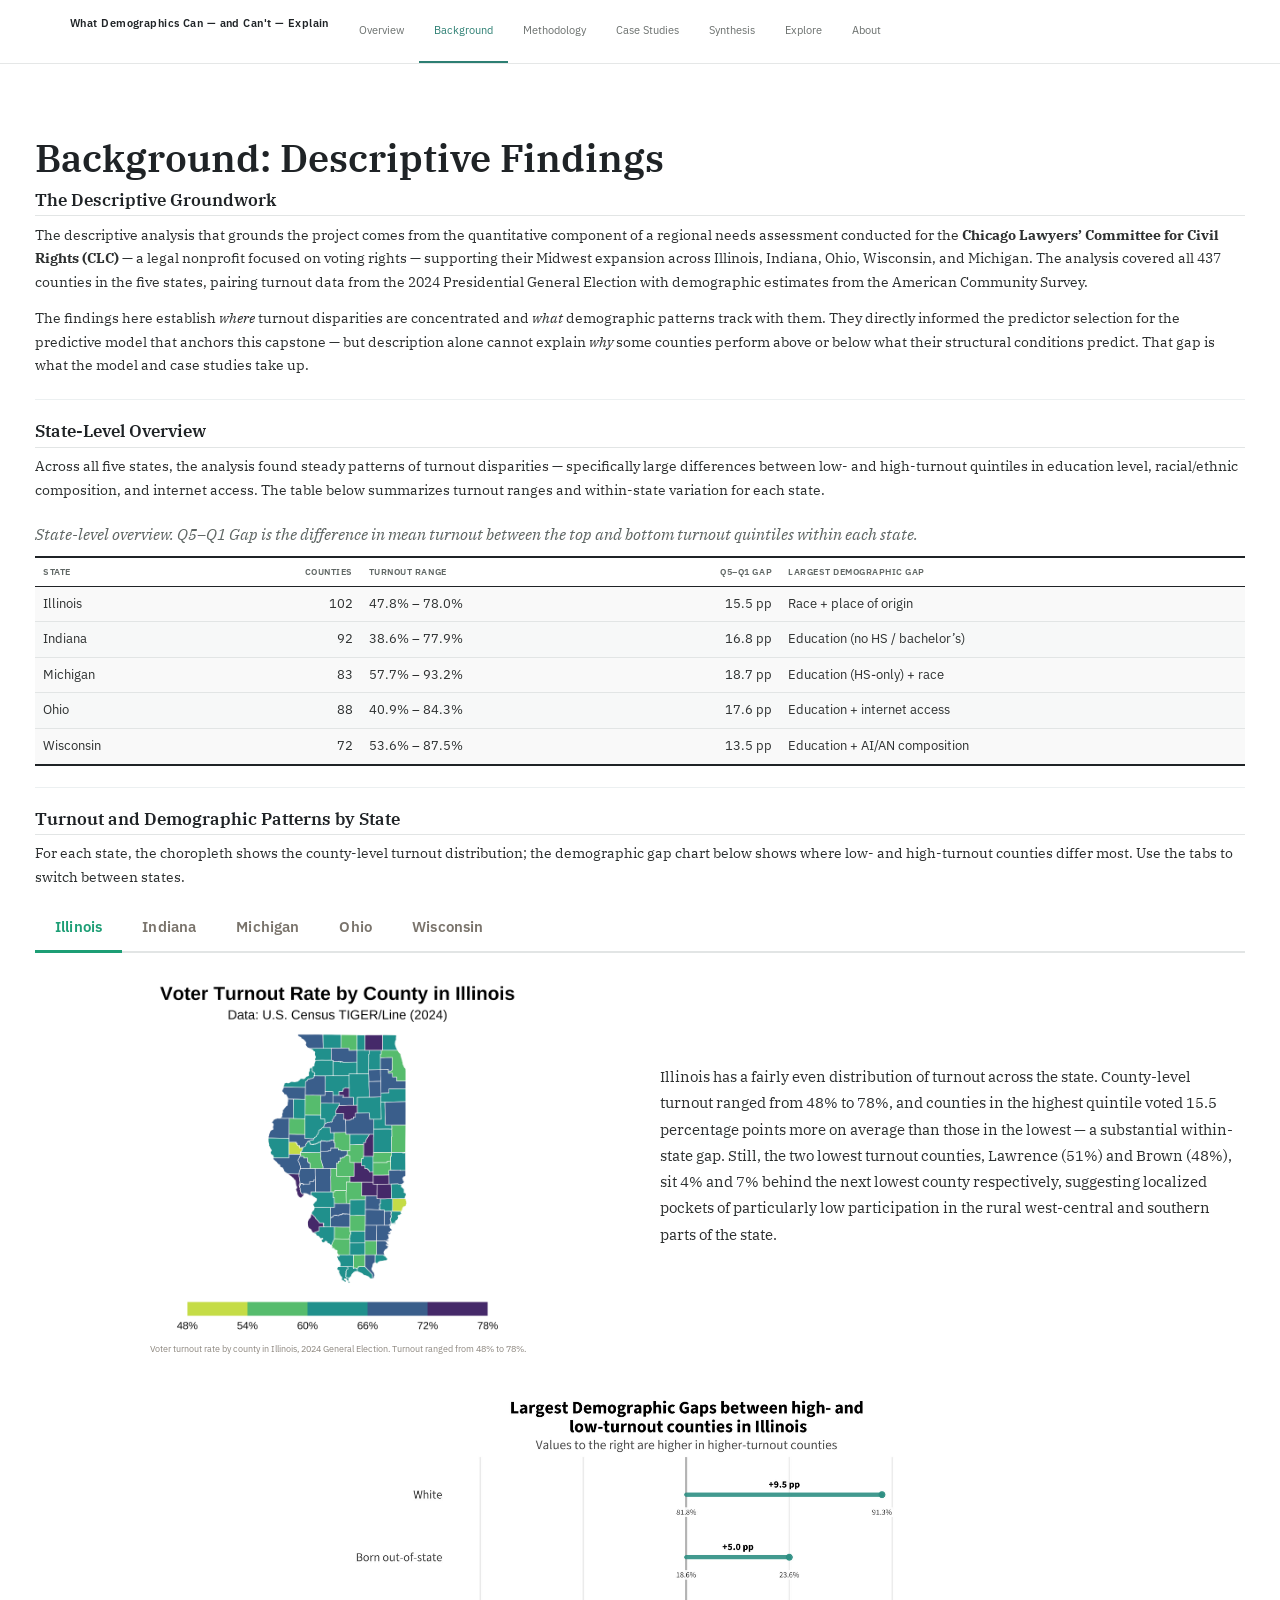
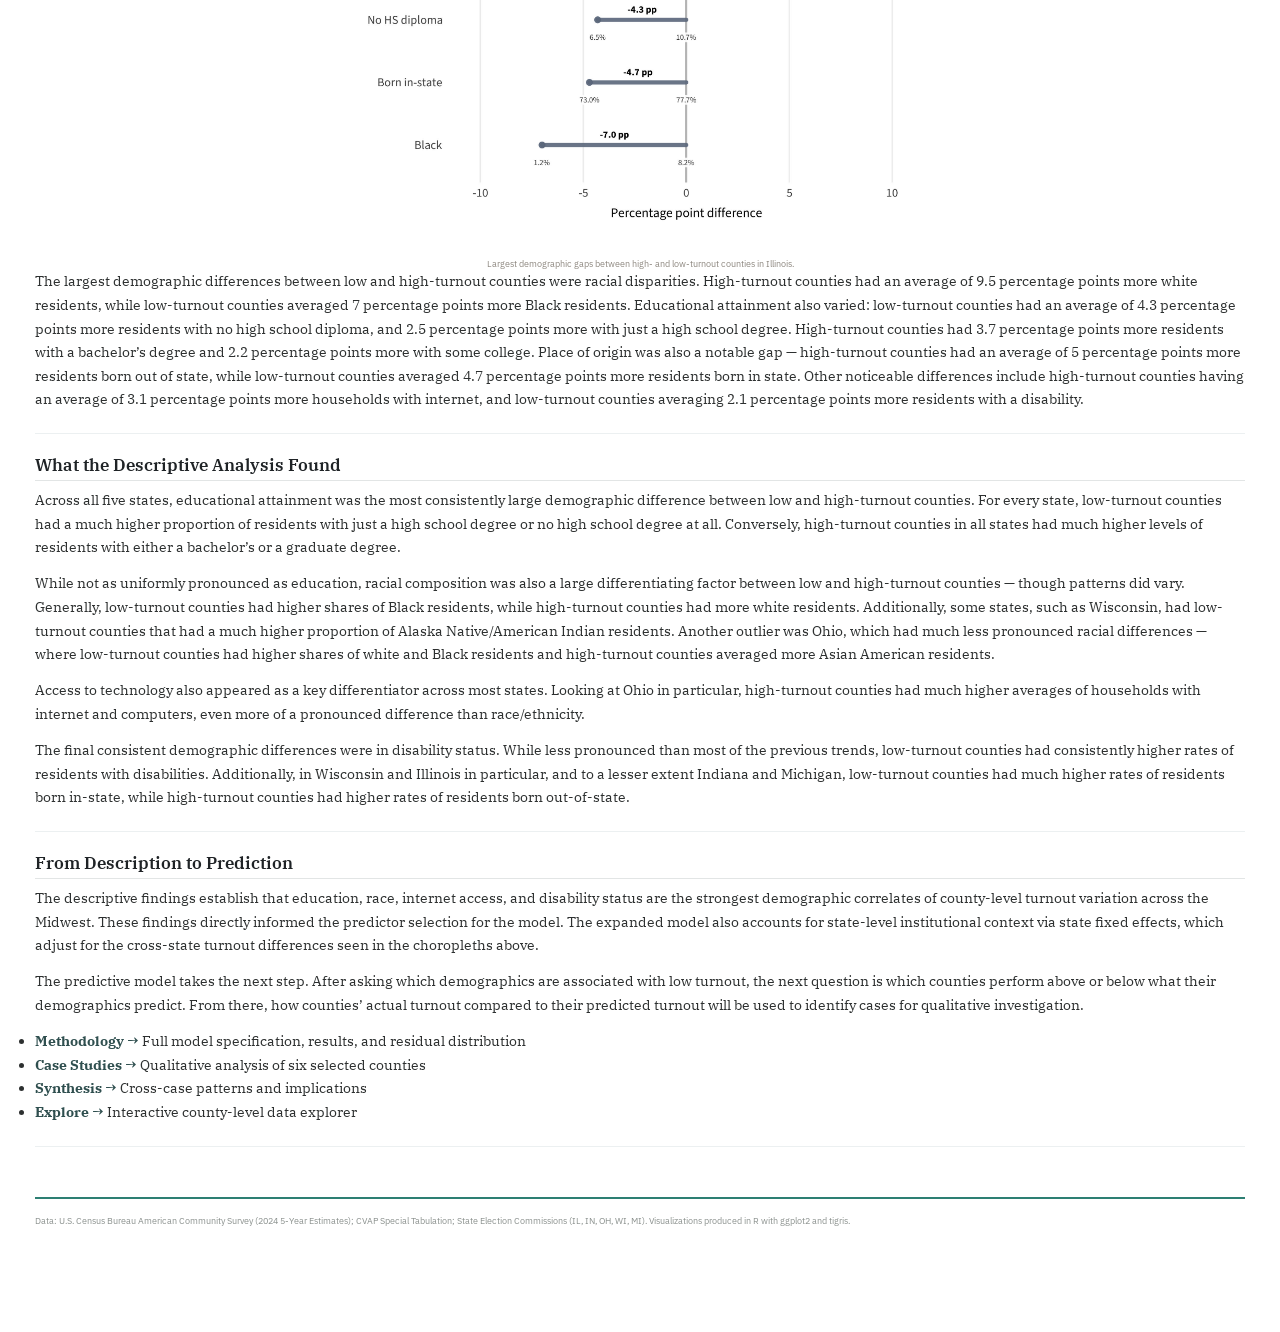
<file: docs/descriptive.html>
<!DOCTYPE html>

<html>

<head>

<meta charset="utf-8" />
<meta name="generator" content="pandoc" />
<meta http-equiv="X-UA-Compatible" content="IE=EDGE" />




<title>Background: Descriptive Findings</title>

<script src="site_libs/header-attrs-2.30/header-attrs.js"></script>
<script src="site_libs/jquery-3.6.0/jquery-3.6.0.min.js"></script>
<meta name="viewport" content="width=device-width, initial-scale=1" />
<link href="site_libs/bootstrap-3.3.5/css/flatly.min.css" rel="stylesheet" />
<script src="site_libs/bootstrap-3.3.5/js/bootstrap.min.js"></script>
<script src="site_libs/bootstrap-3.3.5/shim/html5shiv.min.js"></script>
<script src="site_libs/bootstrap-3.3.5/shim/respond.min.js"></script>
<style>h1 {font-size: 34px;}
       h1.title {font-size: 38px;}
       h2 {font-size: 30px;}
       h3 {font-size: 24px;}
       h4 {font-size: 18px;}
       h5 {font-size: 16px;}
       h6 {font-size: 12px;}
       code {color: inherit; background-color: rgba(0, 0, 0, 0.04);}
       pre:not([class]) { background-color: white }</style>
<script src="site_libs/navigation-1.1/tabsets.js"></script>
<script src="site_libs/kePrint-0.0.1/kePrint.js"></script>
<link href="site_libs/lightable-0.0.1/lightable.css" rel="stylesheet" />

<style type="text/css">
  code{white-space: pre-wrap;}
  span.smallcaps{font-variant: small-caps;}
  span.underline{text-decoration: underline;}
  div.column{display: inline-block; vertical-align: top; width: 50%;}
  div.hanging-indent{margin-left: 1.5em; text-indent: -1.5em;}
  ul.task-list{list-style: none;}
    </style>







<link rel="stylesheet" href="custom.css" type="text/css" />



<style type = "text/css">
.main-container {
  max-width: 940px;
  margin-left: auto;
  margin-right: auto;
}
img {
  max-width:100%;
}
.tabbed-pane {
  padding-top: 12px;
}
.html-widget {
  margin-bottom: 20px;
}
button.code-folding-btn:focus {
  outline: none;
}
summary {
  display: list-item;
}
details > summary > p:only-child {
  display: inline;
}
pre code {
  padding: 0;
}
</style>


<style type="text/css">
.dropdown-submenu {
  position: relative;
}
.dropdown-submenu>.dropdown-menu {
  top: 0;
  left: 100%;
  margin-top: -6px;
  margin-left: -1px;
  border-radius: 0 6px 6px 6px;
}
.dropdown-submenu:hover>.dropdown-menu {
  display: block;
}
.dropdown-submenu>a:after {
  display: block;
  content: " ";
  float: right;
  width: 0;
  height: 0;
  border-color: transparent;
  border-style: solid;
  border-width: 5px 0 5px 5px;
  border-left-color: #cccccc;
  margin-top: 5px;
  margin-right: -10px;
}
.dropdown-submenu:hover>a:after {
  border-left-color: #adb5bd;
}
.dropdown-submenu.pull-left {
  float: none;
}
.dropdown-submenu.pull-left>.dropdown-menu {
  left: -100%;
  margin-left: 10px;
  border-radius: 6px 0 6px 6px;
}
</style>

<script type="text/javascript">
// manage active state of menu based on current page
$(document).ready(function () {
  // active menu anchor
  href = window.location.pathname
  href = href.substr(href.lastIndexOf('/') + 1)
  if (href === "")
    href = "index.html";
  var menuAnchor = $('a[href="' + href + '"]');

  // mark the anchor link active (and if it's in a dropdown, also mark that active)
  var dropdown = menuAnchor.closest('li.dropdown');
  if (window.bootstrap) { // Bootstrap 4+
    menuAnchor.addClass('active');
    dropdown.find('> .dropdown-toggle').addClass('active');
  } else { // Bootstrap 3
    menuAnchor.parent().addClass('active');
    dropdown.addClass('active');
  }

  // Navbar adjustments
  var navHeight = $(".navbar").first().height() + 15;
  var style = document.createElement('style');
  var pt = "padding-top: " + navHeight + "px; ";
  var mt = "margin-top: -" + navHeight + "px; ";
  var css = "";
  // offset scroll position for anchor links (for fixed navbar)
  for (var i = 1; i <= 6; i++) {
    css += ".section h" + i + "{ " + pt + mt + "}\n";
  }
  style.innerHTML = "body {" + pt + "padding-bottom: 40px; }\n" + css;
  document.head.appendChild(style);
});
</script>

<!-- tabsets -->

<style type="text/css">
.tabset-dropdown > .nav-tabs {
  display: inline-table;
  max-height: 500px;
  min-height: 44px;
  overflow-y: auto;
  border: 1px solid #ddd;
  border-radius: 4px;
}

.tabset-dropdown > .nav-tabs > li.active:before, .tabset-dropdown > .nav-tabs.nav-tabs-open:before {
  content: "\e259";
  font-family: 'Glyphicons Halflings';
  display: inline-block;
  padding: 10px;
  border-right: 1px solid #ddd;
}

.tabset-dropdown > .nav-tabs.nav-tabs-open > li.active:before {
  content: "\e258";
  font-family: 'Glyphicons Halflings';
  border: none;
}

.tabset-dropdown > .nav-tabs > li.active {
  display: block;
}

.tabset-dropdown > .nav-tabs > li > a,
.tabset-dropdown > .nav-tabs > li > a:focus,
.tabset-dropdown > .nav-tabs > li > a:hover {
  border: none;
  display: inline-block;
  border-radius: 4px;
  background-color: transparent;
}

.tabset-dropdown > .nav-tabs.nav-tabs-open > li {
  display: block;
  float: none;
}

.tabset-dropdown > .nav-tabs > li {
  display: none;
}
</style>

<!-- code folding -->




</head>

<body>


<div class="container-fluid main-container">




<div class="navbar navbar-default  navbar-fixed-top" role="navigation">
  <div class="container">
    <div class="navbar-header">
      <button type="button" class="navbar-toggle collapsed" data-toggle="collapse" data-bs-toggle="collapse" data-target="#navbar" data-bs-target="#navbar">
        <span class="icon-bar"></span>
        <span class="icon-bar"></span>
        <span class="icon-bar"></span>
      </button>
      <a class="navbar-brand" href="index.html">What Demographics Can — and Can't — Explain</a>
    </div>
    <div id="navbar" class="navbar-collapse collapse">
      <ul class="nav navbar-nav">
        <li>
  <a href="index.html">Overview</a>
</li>
<li>
  <a href="descriptive.html">Background</a>
</li>
<li>
  <a href="model.html">Methodology</a>
</li>
<li>
  <a href="case-studies.html">Case Studies</a>
</li>
<li>
  <a href="synthesis.html">Synthesis</a>
</li>
<li>
  <a href="explore.html">Explore</a>
</li>
<li>
  <a href="about.html">About</a>
</li>
      </ul>
      <ul class="nav navbar-nav navbar-right">
        
      </ul>
    </div><!--/.nav-collapse -->
  </div><!--/.container -->
</div><!--/.navbar -->

<div id="header">



<h1 class="title toc-ignore">Background: Descriptive Findings</h1>

</div>


<div id="the-descriptive-groundwork" class="section level2">
<h2>The Descriptive Groundwork</h2>
<p>The descriptive analysis that grounds the project comes from the
quantitative component of a regional needs assessment conducted for the
<strong>Chicago Lawyers’ Committee for Civil Rights (CLC)</strong> — a
legal nonprofit focused on voting rights — supporting their Midwest
expansion across Illinois, Indiana, Ohio, Wisconsin, and Michigan. The
analysis covered all 437 counties in the five states, pairing turnout
data from the 2024 Presidential General Election with demographic
estimates from the American Community Survey.</p>
<p>The findings here establish <em>where</em> turnout disparities are
concentrated and <em>what</em> demographic patterns track with them.
They directly informed the predictor selection for the predictive model
that anchors this capstone — but description alone cannot explain
<em>why</em> some counties perform above or below what their structural
conditions predict. That gap is what the model and case studies take
up.</p>
<hr />
</div>
<div id="state-level-overview" class="section level2">
<h2>State-Level Overview</h2>
<p>Across all five states, the analysis found steady patterns of turnout
disparities — specifically large differences between low- and
high-turnout quintiles in education level, racial/ethnic composition,
and internet access. The table below summarizes turnout ranges and
within-state variation for each state.</p>
<table class="table table-striped table-hover" style="font-size: 13px; margin-left: auto; margin-right: auto;">
<caption style="font-size: initial !important;">
State-level overview. Q5–Q1 Gap is the difference in mean turnout
between the top and bottom turnout quintiles within each state.
</caption>
<thead>
<tr>
<th style="text-align:left;">
State
</th>
<th style="text-align:right;">
Counties
</th>
<th style="text-align:left;">
Turnout Range
</th>
<th style="text-align:right;">
Q5–Q1 Gap
</th>
<th style="text-align:left;">
Largest Demographic Gap
</th>
</tr>
</thead>
<tbody>
<tr>
<td style="text-align:left;">
Illinois
</td>
<td style="text-align:right;">
102
</td>
<td style="text-align:left;">
47.8% – 78.0%
</td>
<td style="text-align:right;">
15.5 pp
</td>
<td style="text-align:left;">
Race + place of origin
</td>
</tr>
<tr>
<td style="text-align:left;">
Indiana
</td>
<td style="text-align:right;">
92
</td>
<td style="text-align:left;">
38.6% – 77.9%
</td>
<td style="text-align:right;">
16.8 pp
</td>
<td style="text-align:left;">
Education (no HS / bachelor’s)
</td>
</tr>
<tr>
<td style="text-align:left;">
Michigan
</td>
<td style="text-align:right;">
83
</td>
<td style="text-align:left;">
57.7% – 93.2%
</td>
<td style="text-align:right;">
18.7 pp
</td>
<td style="text-align:left;">
Education (HS-only) + race
</td>
</tr>
<tr>
<td style="text-align:left;">
Ohio
</td>
<td style="text-align:right;">
88
</td>
<td style="text-align:left;">
40.9% – 84.3%
</td>
<td style="text-align:right;">
17.6 pp
</td>
<td style="text-align:left;">
Education + internet access
</td>
</tr>
<tr>
<td style="text-align:left;">
Wisconsin
</td>
<td style="text-align:right;">
72
</td>
<td style="text-align:left;">
53.6% – 87.5%
</td>
<td style="text-align:right;">
13.5 pp
</td>
<td style="text-align:left;">
Education + AI/AN composition
</td>
</tr>
</tbody>
</table>
<hr />
</div>
<div id="turnout-and-demographic-patterns-by-state"
class="section level2">
<h2>Turnout and Demographic Patterns by State</h2>
<p>For each state, the choropleth shows the county-level turnout
distribution; the demographic gap chart below shows where low- and
high-turnout counties differ most. Use the tabs to switch between
states.</p>
<style>
.state-tabs {
  display: flex;
  gap: 0;
  margin: 1.4rem 0 0 0;
  border-bottom: 2px solid #E2E5E5;
}
.state-tab {
  font-family: 'IBM Plex Sans', Arial, sans-serif;
  font-size: 15px;
  font-weight: 600;
  color: #7A746C;
  background: none;
  border: none;
  border-bottom: 3px solid transparent;
  margin-bottom: -2px;
  padding: 10px 20px;
  cursor: pointer;
  transition: color 0.15s, border-color 0.15s;
  letter-spacing: 0.01em;
}
.state-tab:hover { color: #1D9E75; }
.state-tab.active {
  color: #1D9E75;
  border-bottom-color: #1D9E75;
}
.state-panel { display: none; padding-top: 1.6rem; }
.state-map-row {
  display: flex;
  align-items: center;
  gap: 0;
}
.state-map-col {
  flex: 0 0 50%;
  min-width: 0;
}
.state-map-col p { margin: 0; }
.state-map-col img { width: 100%; height: auto; display: block; }
.state-text-col {
  flex: 0 0 50%;
  min-width: 0;
  padding-left: 2rem;
  font-size: 15px;
}
.state-caption {
  font-family: 'IBM Plex Sans', Arial, sans-serif;
  font-size: 0.85rem;
  color: #8C867E;
  text-align: center;
  margin: 0.4rem 0 0 0;
  line-height: 1.5;
}
.state-dumbbell { margin-top: 2rem; }
</style>
<div class="state-tabs">
<button class="state-tab active" onclick="showState(&#39;il&#39;, this)">
Illinois
</button>
<button class="state-tab" onclick="showState(&#39;in&#39;, this)">
Indiana
</button>
<button class="state-tab" onclick="showState(&#39;mi&#39;, this)">
Michigan
</button>
<button class="state-tab" onclick="showState(&#39;oh&#39;, this)">
Ohio
</button>
<button class="state-tab" onclick="showState(&#39;wi&#39;, this)">
Wisconsin
</button>
</div>
<!-- ── Illinois ──────────────────────────────────────────────────────── -->
<div id="state-il" class="state-panel" style="display:block">
<div class="state-map-row">
<div class="state-map-col">
<p><img src="figures/turnout_maps/illinoisturnout.png" width="100%" /></p>
<p class="state-caption">
Voter turnout rate by county in Illinois, 2024 General Election. Turnout
ranged from 48% to 78%.
</p>
</div>
<div class="state-text-col">
<p>Illinois has a fairly even distribution of turnout across the state.
County-level turnout ranged from 48% to 78%, and counties in the highest
quintile voted 15.5 percentage points more on average than those in the
lowest — a substantial within-state gap. Still, the two lowest turnout
counties, Lawrence (51%) and Brown (48%), sit 4% and 7% behind the next
lowest county respectively, suggesting localized pockets of particularly
low participation in the rural west-central and southern parts of the
state.</p>
</div>
</div>
<div class="state-dumbbell">
<p><img src="figures/state_gap_plots/top_gaps_illinois.jpg" width="55%" style="display: block; margin: auto;" /></p>
<p class="state-caption">
Largest demographic gaps between high- and low-turnout counties in
Illinois.
</p>
<p>The largest demographic differences between low and high-turnout
counties were racial disparities. High-turnout counties had an average
of 9.5 percentage points more white residents, while low-turnout
counties averaged 7 percentage points more Black residents. Educational
attainment also varied: low-turnout counties had an average of 4.3
percentage points more residents with no high school diploma, and 2.5
percentage points more with just a high school degree. High-turnout
counties had 3.7 percentage points more residents with a bachelor’s
degree and 2.2 percentage points more with some college. Place of origin
was also a notable gap — high-turnout counties had an average of 5
percentage points more residents born out of state, while low-turnout
counties averaged 4.7 percentage points more residents born in state.
Other noticeable differences include high-turnout counties having an
average of 3.1 percentage points more households with internet, and
low-turnout counties averaging 2.1 percentage points more residents with
a disability.</p>
</div>
</div>
<!-- ── Indiana ───────────────────────────────────────────────────────── -->
<div id="state-in" class="state-panel">
<div class="state-map-row">
<div class="state-map-col">
<p><img src="figures/turnout_maps/indianaturnout.png" width="100%" /></p>
<p class="state-caption">
Voter turnout rate by county in Indiana, 2024 General Election. Turnout
ranged from 38.5% to 77.9%.
</p>
</div>
<div class="state-text-col">
<p>Indiana features a longer tail at the low end of the turnout
distribution compared to the high-turnout counties. LaGrange County
(39%) is over 10% lower than the second-lowest turnout county, and the
state as a whole features a cluster of counties between the 54–60%
range. County-level turnout varied from 38.5% to 77.9%, with the highest
quintile averaging 16.8 percentage points more than the lowest — the
widest within-state gap of all five states.</p>
</div>
</div>
<div class="state-dumbbell">
<p><img src="figures/state_gap_plots/top_gaps_indiana.jpg" width="55%" style="display: block; margin: auto;" /></p>
<p class="state-caption">
Largest demographic gaps between high- and low-turnout counties in
Indiana.
</p>
<p>The largest demographic gap between low and high-turnout counties was
in educational attainment: low-turnout counties averaged 6.4 percentage
points more residents with no high school education, while high-turnout
counties averaged 3.9 percentage points more with a bachelor’s degree.
Racial composition also differed substantially — low-turnout counties
had 3.3 percentage points more Black residents on average, compared to
high-turnout counties averaging 7.2 percentage points more white
residents. Place of origin was also a prominent difference, with
low-turnout counties averaging 6.1 percentage points more residents of
in-state origin, while high-turnout counties averaged 8 percentage
points more residents born out of state. Other notable differences
include high-turnout counties averaging more households with computers
and internet (2.5 and 2.8 percentage points higher, respectively), and
low-turnout counties averaging 2.3 percentage points more residents with
limited English proficiency and 2.1 percentage points more with a
disability.</p>
</div>
</div>
<!-- ── Michigan ──────────────────────────────────────────────────────── -->
<div id="state-mi" class="state-panel">
<div class="state-map-row">
<div class="state-map-col">
<p><img src="figures/turnout_maps/michiganturnout.png" width="100%" /></p>
<p class="state-caption">
Voter turnout rate by county in Michigan, 2024 General Election. Turnout
ranged from 57.7% to 93.2%.
</p>
</div>
<div class="state-text-col">
<p>Michigan has a high floor for low turnout, with only six counties
below 65%. Two counties — Leelanau (93%) and Keweenaw (90%) — exceeded
90% turnout, and the distribution features a cluster of counties between
80–86%. Overall, turnout ranged from 57.7% to 93.2%, with the highest
quintile averaging 18.7 percentage points above the lowest. Michigan
ranked third nationally in eligible voter turnout in 2024, a result the
Michigan Department of State attributed directly to expanded access
policies passed under Proposal 2022-2.</p>
</div>
</div>
<div class="state-dumbbell">
<p><img src="figures/state_gap_plots/top_gaps_michigan.jpg" width="55%" style="display: block; margin: auto;" /></p>
<p class="state-caption">
Largest demographic gaps between high- and low-turnout counties in
Michigan.
</p>
<p>Educational attainment was the largest demographic gap between low
and high-turnout counties, with low-turnout counties averaging 8.4
percentage points more residents with only a high school degree and 3.7
percentage points more with no high school degree. High-turnout counties
averaged 7.2 percentage points more residents with a bachelor’s degree
and 5.9 percentage points more with a graduate degree. Racial
composition was also prevalent — high-turnout counties averaged 7.2
percentage points more white residents, while low-turnout counties
averaged 4.5 percentage points more Black residents and 1.1 percentage
points more American Indian/Alaska Native residents. High-turnout
counties also had higher shares of households with internet (3.6 pp
higher) and computers (2.5 pp higher).</p>
</div>
</div>
<!-- ── Ohio ──────────────────────────────────────────────────────────── -->
<div id="state-oh" class="state-panel">
<div class="state-map-row">
<div class="state-map-col">
<p><img src="figures/turnout_maps/ohioturnout.png" width="100%" /></p>
<p class="state-caption">
Voter turnout rate by county in Ohio, 2024 General Election. Turnout
ranged from 40.8% to 84.3%.
</p>
</div>
<div class="state-text-col">
<p>While most of Ohio sits in a mid-turnout range compared to national
averages, it features extremes in variation — with Holmes County
recording by far the lowest turnout, over 10 percentage points below the
second lowest. Overall, turnout ranged from 40.8% to 84.3%, with the
highest quintile averaging 17.6 percentage points above the lowest.</p>
</div>
</div>
<div class="state-dumbbell">
<p><img src="figures/state_gap_plots/top_gaps_ohio.jpg" width="55%" style="display: block; margin: auto;" /></p>
<p class="state-caption">
Largest demographic gaps between high- and low-turnout counties in Ohio.
</p>
<p>Educational attainment was the largest demographic gap, with
low-turnout counties averaging 7.3 percentage points more residents with
no high school degree and 7.2 percentage points more with only a high
school degree. High-turnout counties averaged 7.6 percentage points more
residents with a bachelor’s degree, 4.2 percentage points more with a
graduate degree, and 2.7 percentage points more with some college.
Technology access was also a significant differentiator — high-turnout
counties averaged 7.2 percentage points more households with internet
and 5.3 percentage points more with a computer, a gap nearly as large as
the education gap. Disability was an additional difference, with
low-turnout counties averaging 4.3 percentage points more residents with
a disability.</p>
</div>
</div>
<!-- ── Wisconsin ─────────────────────────────────────────────────────── -->
<div id="state-wi" class="state-panel">
<div class="state-map-row">
<div class="state-map-col">
<p><img src="figures/turnout_maps/wisconsinturnout.png" width="100%" /></p>
<p class="state-caption">
Voter turnout rate by county in Wisconsin, 2024 General Election.
Turnout ranged from 53.6% to 87.5%.
</p>
</div>
<div class="state-text-col">
<p>Wisconsin features many counties clustered between 70–76%. There is
only one county below 64% — Menominee County (54%) — and Waukesha County
stands as something of an outlier at the top with 88%. County-level
turnout ranged from 53.6% to 87.5%, with a difference of just 13.5
percentage points between the average of the lowest and highest quintile
counties — suggesting a more compressed distribution and more modest
differences among counties on average.</p>
</div>
</div>
<div class="state-dumbbell">
<p><img src="figures/state_gap_plots/top_gaps_wisconsin.jpg" width="55%" style="display: block; margin: auto;" /></p>
<p class="state-caption">
Largest demographic gaps between high- and low-turnout counties in
Wisconsin.
</p>
<p>The largest demographic difference between low and high-turnout
counties was in education: low-turnout counties averaged 9 percentage
points more residents with only a high school degree and 4 percentage
points more with no high school degree, while high-turnout counties
averaged 8.2 percentage points more residents with a bachelor’s degree
and 4.6 percentage points more with a graduate degree. Household
technology access was also a prevalent gap, with high-turnout counties
averaging 4.9 percentage points more households with internet and 3.5
percentage points more with a computer. In terms of racial demographics,
low-turnout counties averaged 6.2 percentage points more American
Indian/Alaska Native residents and 1.8 percentage points more Black
residents, while high-turnout counties averaged 8.2 percentage points
more white residents.</p>
</div>
</div>
<script>
function showState(state, btn) {
  document.querySelectorAll('.state-panel').forEach(function(p) { p.style.display = 'none'; });
  document.querySelectorAll('.state-tab').forEach(function(b) { b.classList.remove('active'); });
  document.getElementById('state-' + state).style.display = 'block';
  btn.classList.add('active');
}
</script>
<hr />
</div>
<div id="what-the-descriptive-analysis-found" class="section level2">
<h2>What the Descriptive Analysis Found</h2>
<p>Across all five states, educational attainment was the most
consistently large demographic difference between low and high-turnout
counties. For every state, low-turnout counties had a much higher
proportion of residents with just a high school degree or no high school
degree at all. Conversely, high-turnout counties in all states had much
higher levels of residents with either a bachelor’s or a graduate
degree.</p>
<p>While not as uniformly pronounced as education, racial composition
was also a large differentiating factor between low and high-turnout
counties — though patterns did vary. Generally, low-turnout counties had
higher shares of Black residents, while high-turnout counties had more
white residents. Additionally, some states, such as Wisconsin, had
low-turnout counties that had a much higher proportion of Alaska
Native/American Indian residents. Another outlier was Ohio, which had
much less pronounced racial differences — where low-turnout counties had
higher shares of white and Black residents and high-turnout counties
averaged more Asian American residents.</p>
<p>Access to technology also appeared as a key differentiator across
most states. Looking at Ohio in particular, high-turnout counties had
much higher averages of households with internet and computers, even
more of a pronounced difference than race/ethnicity.</p>
<p>The final consistent demographic differences were in disability
status. While less pronounced than most of the previous trends,
low-turnout counties had consistently higher rates of residents with
disabilities. Additionally, in Wisconsin and Illinois in particular, and
to a lesser extent Indiana and Michigan, low-turnout counties had much
higher rates of residents born in-state, while high-turnout counties had
higher rates of residents born out-of-state.</p>
<hr />
</div>
<div id="from-description-to-prediction" class="section level2">
<h2>From Description to Prediction</h2>
<p>The descriptive findings establish that education, race, internet
access, and disability status are the strongest demographic correlates
of county-level turnout variation across the Midwest. These findings
directly informed the predictor selection for the model. The expanded
model also accounts for state-level institutional context via state
fixed effects, which adjust for the cross-state turnout differences seen
in the choropleths above.</p>
<p>The predictive model takes the next step. After asking which
demographics are associated with low turnout, the next question is which
counties perform above or below what their demographics predict. From
there, how counties’ actual turnout compared to their predicted turnout
will be used to identify cases for qualitative investigation.</p>
<ul>
<li><strong><a href="model.html">Methodology →</a></strong> Full model
specification, results, and residual distribution</li>
<li><strong><a href="case-studies.html">Case Studies →</a></strong>
Qualitative analysis of six selected counties</li>
<li><strong><a href="synthesis.html">Synthesis →</a></strong> Cross-case
patterns and implications</li>
<li><strong><a href="explore.html">Explore →</a></strong> Interactive
county-level data explorer</li>
</ul>
<hr />
<div class="site-footer">
<p>Data: U.S. Census Bureau American Community Survey (2024 5-Year
Estimates); CVAP Special Tabulation; State Election Commissions (IL, IN,
OH, WI, MI). Visualizations produced in R with ggplot2 and tigris.</p>
</div>
</div>




</div>

<script>

// add bootstrap table styles to pandoc tables
function bootstrapStylePandocTables() {
  $('tr.odd').parent('tbody').parent('table').addClass('table table-condensed');
}
$(document).ready(function () {
  bootstrapStylePandocTables();
});


</script>

<!-- tabsets -->

<script>
$(document).ready(function () {
  window.buildTabsets("TOC");
});

$(document).ready(function () {
  $('.tabset-dropdown > .nav-tabs > li').click(function () {
    $(this).parent().toggleClass('nav-tabs-open');
  });
});
</script>

<!-- code folding -->


<!-- dynamically load mathjax for compatibility with self-contained -->
<script>
  (function () {
    var script = document.createElement("script");
    script.type = "text/javascript";
    script.src  = "https://mathjax.rstudio.com/latest/MathJax.js?config=TeX-AMS-MML_HTMLorMML";
    document.getElementsByTagName("head")[0].appendChild(script);
  })();
</script>

</body>
</html>
</file>
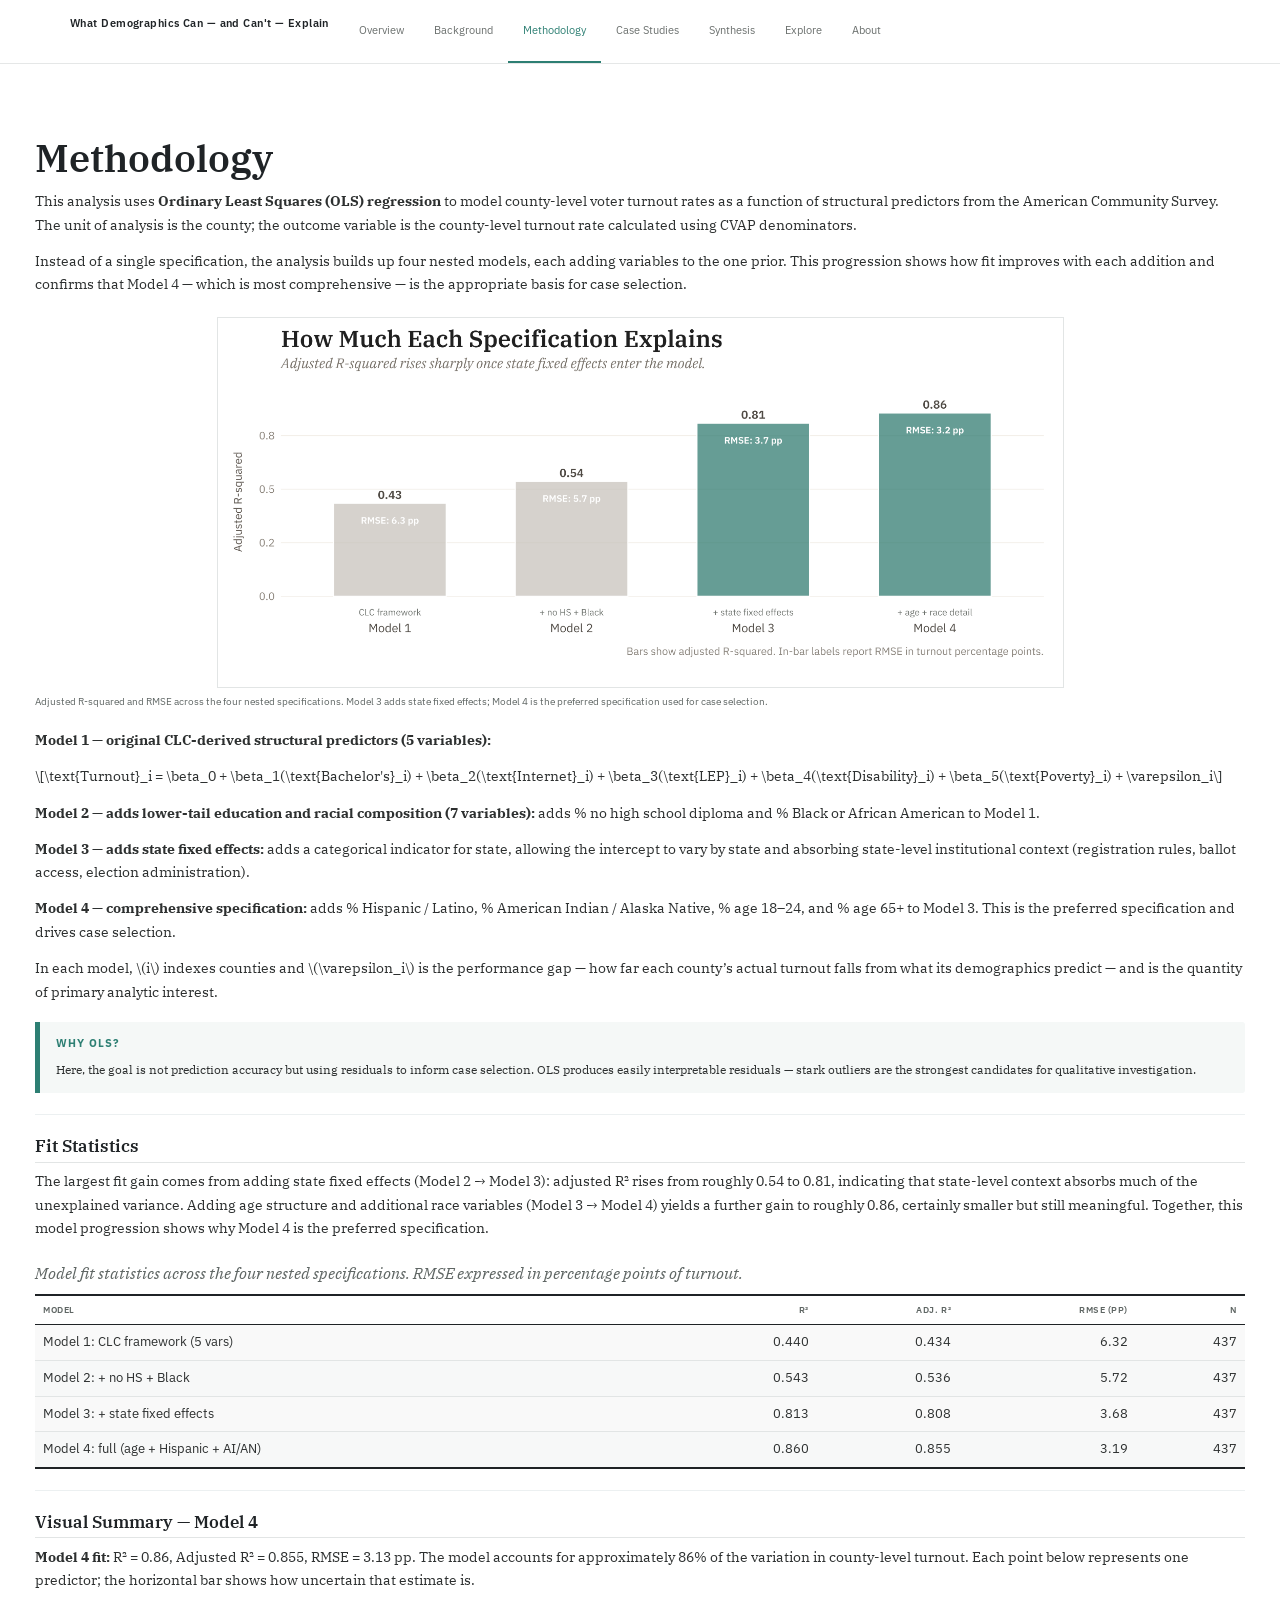
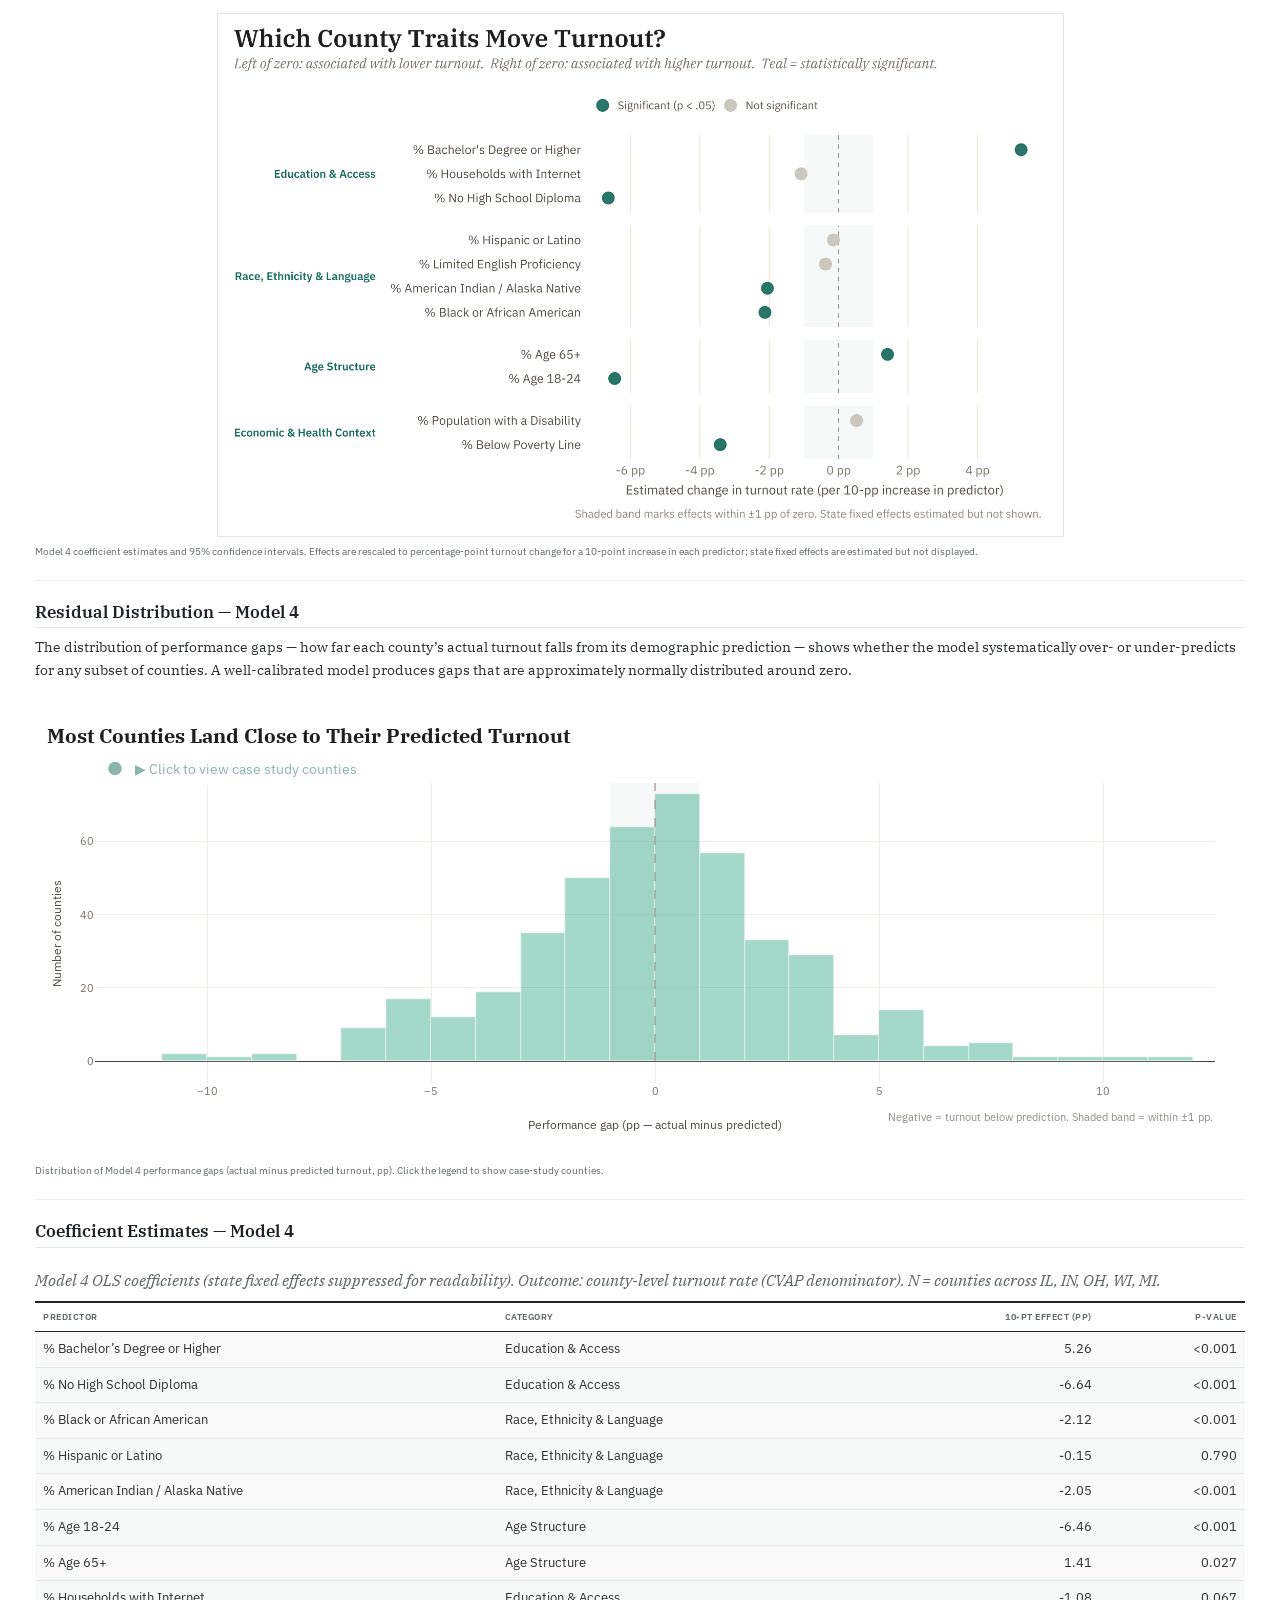
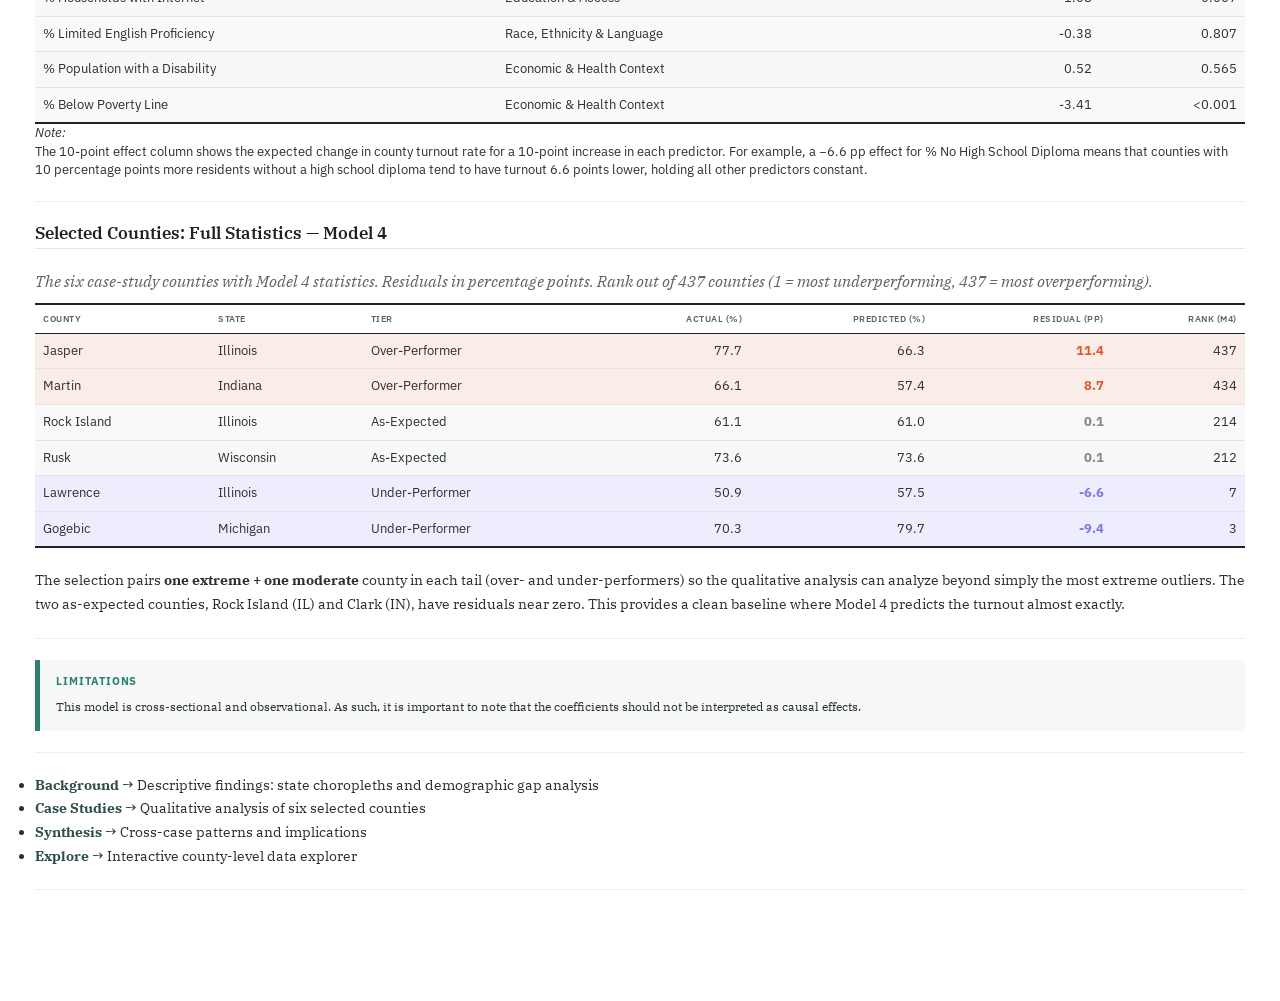
<file: docs/model.html>
<!DOCTYPE html>

<html>

<head>

<meta charset="utf-8" />
<meta name="generator" content="pandoc" />
<meta http-equiv="X-UA-Compatible" content="IE=EDGE" />




<title>Methodology</title>

<script src="site_libs/header-attrs-2.30/header-attrs.js"></script>
<script src="site_libs/jquery-3.6.0/jquery-3.6.0.min.js"></script>
<meta name="viewport" content="width=device-width, initial-scale=1" />
<link href="site_libs/bootstrap-3.3.5/css/flatly.min.css" rel="stylesheet" />
<script src="site_libs/bootstrap-3.3.5/js/bootstrap.min.js"></script>
<script src="site_libs/bootstrap-3.3.5/shim/html5shiv.min.js"></script>
<script src="site_libs/bootstrap-3.3.5/shim/respond.min.js"></script>
<style>h1 {font-size: 34px;}
       h1.title {font-size: 38px;}
       h2 {font-size: 30px;}
       h3 {font-size: 24px;}
       h4 {font-size: 18px;}
       h5 {font-size: 16px;}
       h6 {font-size: 12px;}
       code {color: inherit; background-color: rgba(0, 0, 0, 0.04);}
       pre:not([class]) { background-color: white }</style>
<script src="site_libs/navigation-1.1/tabsets.js"></script>
<script src="site_libs/kePrint-0.0.1/kePrint.js"></script>
<link href="site_libs/lightable-0.0.1/lightable.css" rel="stylesheet" />
<script src="site_libs/htmlwidgets-1.6.4/htmlwidgets.js"></script>
<script src="site_libs/plotly-binding-4.12.0/plotly.js"></script>
<script src="site_libs/typedarray-0.1/typedarray.min.js"></script>
<link href="site_libs/crosstalk-1.2.2/css/crosstalk.min.css" rel="stylesheet" />
<script src="site_libs/crosstalk-1.2.2/js/crosstalk.min.js"></script>
<link href="site_libs/plotly-htmlwidgets-css-2.25.2/plotly-htmlwidgets.css" rel="stylesheet" />
<script src="site_libs/plotly-main-2.25.2/plotly-latest.min.js"></script>

<style type="text/css">
  code{white-space: pre-wrap;}
  span.smallcaps{font-variant: small-caps;}
  span.underline{text-decoration: underline;}
  div.column{display: inline-block; vertical-align: top; width: 50%;}
  div.hanging-indent{margin-left: 1.5em; text-indent: -1.5em;}
  ul.task-list{list-style: none;}
    </style>







<link rel="stylesheet" href="custom.css" type="text/css" />



<style type = "text/css">
.main-container {
  max-width: 940px;
  margin-left: auto;
  margin-right: auto;
}
img {
  max-width:100%;
}
.tabbed-pane {
  padding-top: 12px;
}
.html-widget {
  margin-bottom: 20px;
}
button.code-folding-btn:focus {
  outline: none;
}
summary {
  display: list-item;
}
details > summary > p:only-child {
  display: inline;
}
pre code {
  padding: 0;
}
</style>


<style type="text/css">
.dropdown-submenu {
  position: relative;
}
.dropdown-submenu>.dropdown-menu {
  top: 0;
  left: 100%;
  margin-top: -6px;
  margin-left: -1px;
  border-radius: 0 6px 6px 6px;
}
.dropdown-submenu:hover>.dropdown-menu {
  display: block;
}
.dropdown-submenu>a:after {
  display: block;
  content: " ";
  float: right;
  width: 0;
  height: 0;
  border-color: transparent;
  border-style: solid;
  border-width: 5px 0 5px 5px;
  border-left-color: #cccccc;
  margin-top: 5px;
  margin-right: -10px;
}
.dropdown-submenu:hover>a:after {
  border-left-color: #adb5bd;
}
.dropdown-submenu.pull-left {
  float: none;
}
.dropdown-submenu.pull-left>.dropdown-menu {
  left: -100%;
  margin-left: 10px;
  border-radius: 6px 0 6px 6px;
}
</style>

<script type="text/javascript">
// manage active state of menu based on current page
$(document).ready(function () {
  // active menu anchor
  href = window.location.pathname
  href = href.substr(href.lastIndexOf('/') + 1)
  if (href === "")
    href = "index.html";
  var menuAnchor = $('a[href="' + href + '"]');

  // mark the anchor link active (and if it's in a dropdown, also mark that active)
  var dropdown = menuAnchor.closest('li.dropdown');
  if (window.bootstrap) { // Bootstrap 4+
    menuAnchor.addClass('active');
    dropdown.find('> .dropdown-toggle').addClass('active');
  } else { // Bootstrap 3
    menuAnchor.parent().addClass('active');
    dropdown.addClass('active');
  }

  // Navbar adjustments
  var navHeight = $(".navbar").first().height() + 15;
  var style = document.createElement('style');
  var pt = "padding-top: " + navHeight + "px; ";
  var mt = "margin-top: -" + navHeight + "px; ";
  var css = "";
  // offset scroll position for anchor links (for fixed navbar)
  for (var i = 1; i <= 6; i++) {
    css += ".section h" + i + "{ " + pt + mt + "}\n";
  }
  style.innerHTML = "body {" + pt + "padding-bottom: 40px; }\n" + css;
  document.head.appendChild(style);
});
</script>

<!-- tabsets -->

<style type="text/css">
.tabset-dropdown > .nav-tabs {
  display: inline-table;
  max-height: 500px;
  min-height: 44px;
  overflow-y: auto;
  border: 1px solid #ddd;
  border-radius: 4px;
}

.tabset-dropdown > .nav-tabs > li.active:before, .tabset-dropdown > .nav-tabs.nav-tabs-open:before {
  content: "\e259";
  font-family: 'Glyphicons Halflings';
  display: inline-block;
  padding: 10px;
  border-right: 1px solid #ddd;
}

.tabset-dropdown > .nav-tabs.nav-tabs-open > li.active:before {
  content: "\e258";
  font-family: 'Glyphicons Halflings';
  border: none;
}

.tabset-dropdown > .nav-tabs > li.active {
  display: block;
}

.tabset-dropdown > .nav-tabs > li > a,
.tabset-dropdown > .nav-tabs > li > a:focus,
.tabset-dropdown > .nav-tabs > li > a:hover {
  border: none;
  display: inline-block;
  border-radius: 4px;
  background-color: transparent;
}

.tabset-dropdown > .nav-tabs.nav-tabs-open > li {
  display: block;
  float: none;
}

.tabset-dropdown > .nav-tabs > li {
  display: none;
}
</style>

<!-- code folding -->




</head>

<body>


<div class="container-fluid main-container">




<div class="navbar navbar-default  navbar-fixed-top" role="navigation">
  <div class="container">
    <div class="navbar-header">
      <button type="button" class="navbar-toggle collapsed" data-toggle="collapse" data-bs-toggle="collapse" data-target="#navbar" data-bs-target="#navbar">
        <span class="icon-bar"></span>
        <span class="icon-bar"></span>
        <span class="icon-bar"></span>
      </button>
      <a class="navbar-brand" href="index.html">What Demographics Can — and Can't — Explain</a>
    </div>
    <div id="navbar" class="navbar-collapse collapse">
      <ul class="nav navbar-nav">
        <li>
  <a href="index.html">Overview</a>
</li>
<li>
  <a href="descriptive.html">Background</a>
</li>
<li>
  <a href="model.html">Methodology</a>
</li>
<li>
  <a href="case-studies.html">Case Studies</a>
</li>
<li>
  <a href="synthesis.html">Synthesis</a>
</li>
<li>
  <a href="explore.html">Explore</a>
</li>
<li>
  <a href="about.html">About</a>
</li>
      </ul>
      <ul class="nav navbar-nav navbar-right">
        
      </ul>
    </div><!--/.nav-collapse -->
  </div><!--/.container -->
</div><!--/.navbar -->

<div id="header">



<h1 class="title toc-ignore">Methodology</h1>

</div>


<p>This analysis uses <strong>Ordinary Least Squares (OLS)
regression</strong> to model county-level voter turnout rates as a
function of structural predictors from the American Community Survey.
The unit of analysis is the county; the outcome variable is the
county-level turnout rate calculated using CVAP denominators.</p>
<p>Instead of a single specification, the analysis builds up four nested
models, each adding variables to the one prior. This progression shows
how fit improves with each addition and confirms that Model 4 — which is
most comprehensive — is the appropriate basis for case selection.</p>
<div class="figure">
<img src="model_files/figure-html/fit-progression-1.png" alt="Adjusted R-squared and RMSE across the four nested specifications. Model 3 adds state fixed effects; Model 4 is the preferred specification used for case selection." width="1650" />
<p class="caption">
Adjusted R-squared and RMSE across the four nested specifications. Model
3 adds state fixed effects; Model 4 is the preferred specification used
for case selection.
</p>
</div>
<p><strong>Model 1 — original CLC-derived structural predictors (5
variables):</strong></p>
<p><span class="math display">\[\text{Turnout}_i = \beta_0 +
\beta_1(\text{Bachelor&#39;s}_i) + \beta_2(\text{Internet}_i) +
\beta_3(\text{LEP}_i) + \beta_4(\text{Disability}_i) +
\beta_5(\text{Poverty}_i) + \varepsilon_i\]</span></p>
<p><strong>Model 2 — adds lower-tail education and racial composition (7
variables):</strong> adds % no high school diploma and % Black or
African American to Model 1.</p>
<p><strong>Model 3 — adds state fixed effects:</strong> adds a
categorical indicator for state, allowing the intercept to vary by state
and absorbing state-level institutional context (registration rules,
ballot access, election administration).</p>
<p><strong>Model 4 — comprehensive specification:</strong> adds %
Hispanic / Latino, % American Indian / Alaska Native, % age 18–24, and %
age 65+ to Model 3. This is the preferred specification and drives case
selection.</p>
<p>In each model, <span class="math inline">\(i\)</span> indexes
counties and <span class="math inline">\(\varepsilon_i\)</span> is the
performance gap — how far each county’s actual turnout falls from what
its demographics predict — and is the quantity of primary analytic
interest.</p>
<div class="callout">
<p><strong>Why OLS?</strong> Here, the goal is not prediction accuracy
but using residuals to inform case selection. OLS produces easily
interpretable residuals — stark outliers are the strongest candidates
for qualitative investigation.</p>
</div>
<hr />
<div id="fit-statistics" class="section level2">
<h2>Fit Statistics</h2>
<p>The largest fit gain comes from adding state fixed effects (Model 2 →
Model 3): adjusted R² rises from roughly 0.54 to 0.81, indicating that
state-level context absorbs much of the unexplained variance. Adding age
structure and additional race variables (Model 3 → Model 4) yields a
further gain to roughly 0.86, certainly smaller but still meaningful.
Together, this model progression shows why Model 4 is the preferred
specification.</p>
<table class="table table-striped table-hover" style="font-size: 13px; margin-left: auto; margin-right: auto;">
<caption style="font-size: initial !important;">
Model fit statistics across the four nested specifications. RMSE
expressed in percentage points of turnout.
</caption>
<thead>
<tr>
<th style="text-align:left;">
Model
</th>
<th style="text-align:right;">
R²
</th>
<th style="text-align:right;">
Adj. R²
</th>
<th style="text-align:right;">
RMSE (pp)
</th>
<th style="text-align:right;">
N
</th>
</tr>
</thead>
<tbody>
<tr>
<td style="text-align:left;">
Model 1: CLC framework (5 vars)
</td>
<td style="text-align:right;">
0.440
</td>
<td style="text-align:right;">
0.434
</td>
<td style="text-align:right;">
6.32
</td>
<td style="text-align:right;">
437
</td>
</tr>
<tr>
<td style="text-align:left;">
Model 2: + no HS + Black
</td>
<td style="text-align:right;">
0.543
</td>
<td style="text-align:right;">
0.536
</td>
<td style="text-align:right;">
5.72
</td>
<td style="text-align:right;">
437
</td>
</tr>
<tr>
<td style="text-align:left;">
Model 3: + state fixed effects
</td>
<td style="text-align:right;">
0.813
</td>
<td style="text-align:right;">
0.808
</td>
<td style="text-align:right;">
3.68
</td>
<td style="text-align:right;">
437
</td>
</tr>
<tr>
<td style="text-align:left;">
Model 4: full (age + Hispanic + AI/AN)
</td>
<td style="text-align:right;">
0.860
</td>
<td style="text-align:right;">
0.855
</td>
<td style="text-align:right;">
3.19
</td>
<td style="text-align:right;">
437
</td>
</tr>
</tbody>
</table>
<hr />
</div>
<div id="visual-summary-model-4" class="section level2">
<h2>Visual Summary — Model 4</h2>
<p><strong>Model 4 fit:</strong> R² = 0.86, Adjusted R² = 0.855, RMSE =
3.13 pp. The model accounts for approximately 86% of the variation in
county-level turnout. Each point below represents one predictor; the
horizontal bar shows how uncertain that estimate is.</p>
<div class="figure">
<img src="model_files/figure-html/coef-plot-1.png" alt="Model 4 coefficient estimates and 95% confidence intervals. Effects are rescaled to percentage-point turnout change for a 10-point increase in each predictor; state fixed effects are estimated but not displayed." width="1650" />
<p class="caption">
Model 4 coefficient estimates and 95% confidence intervals. Effects are
rescaled to percentage-point turnout change for a 10-point increase in
each predictor; state fixed effects are estimated but not displayed.
</p>
</div>
<hr />
</div>
<div id="residual-distribution-model-4" class="section level2">
<h2>Residual Distribution — Model 4</h2>
<p>The distribution of performance gaps — how far each county’s actual
turnout falls from its demographic prediction — shows whether the model
systematically over- or under-predicts for any subset of counties. A
well-calibrated model produces gaps that are approximately normally
distributed around zero.</p>
<div class="figure">
<div id="htmlwidget-41ac4f16cf44c277fe8d" style="width:1200px;height:440px;" class="plotly html-widget"></div>
<script type="application/json" data-for="htmlwidget-41ac4f16cf44c277fe8d">{"x":{"visdat":{"16df34c492b4f":["function () ","plotlyVisDat"],"16df357ba76a9":["function () ","data"],"16df312c47e3e":["function () ","data"]},"cur_data":"16df312c47e3e","attrs":{"16df357ba76a9":{"alpha_stroke":1,"sizes":[10,100],"spans":[1,20],"x":{},"type":"histogram","xbins":{"start":-12,"end":12,"size":1},"marker":{"color":"rgba(29,158,117,0.4)","line":{"color":"white","width":0.5}},"name":"All counties","showlegend":false,"hovertemplate":"%{y} counties<extra><\/extra>","inherit":true},"16df312c47e3e":{"alpha_stroke":1,"sizes":[10,100],"spans":[1,20],"x":{},"y":{},"type":"scatter","mode":"markers+text","marker":{"size":16,"color":"#176D5F","line":{"color":"white","width":2.5}},"text":{},"textposition":{},"textfont":{"family":"IBM Plex Sans, Arial, sans-serif","size":13,"color":"#176D5F"},"name":"&#9654; Click to view case study counties","visible":"legendonly","hovertext":{},"hovertemplate":"%{hovertext}<extra><\/extra>","inherit":true}},"layout":{"height":440,"margin":{"b":60,"l":60,"t":80,"r":20},"title":{"text":"<b>Most Counties Land Close to Their Predicted Turnout<\/b>","font":{"family":"IBM Plex Serif, Georgia, serif","size":20,"color":"#1F1F1F"},"x":0.01,"xanchor":"left","pad":{"b":8}},"xaxis":{"domain":[0,1],"automargin":true,"title":{"text":"Performance gap (pp — actual minus predicted)","font":{"family":"IBM Plex Sans, Arial, sans-serif","size":12,"color":"#4F4A44"}},"tickfont":{"family":"IBM Plex Sans, Arial, sans-serif","size":11,"color":"#7A746C"},"zeroline":false,"gridcolor":"#F1EDE6","range":[-12.5,12.5]},"yaxis":{"domain":[0,1],"automargin":true,"title":{"text":"Number of counties","font":{"family":"IBM Plex Sans, Arial, sans-serif","size":12,"color":"#4F4A44"}},"tickfont":{"family":"IBM Plex Sans, Arial, sans-serif","size":11,"color":"#7A746C"},"gridcolor":"#F1EDE6","tickvals":[0,20,40,60],"range":[-6,76]},"shapes":[{"type":"rect","x0":-1,"x1":1,"y0":0,"y1":76,"fillcolor":"#F7F8F8","opacity":0.94999999999999996,"line":{"width":0},"layer":"below"},{"type":"line","x0":0,"x1":0,"y0":0,"y1":76,"line":{"color":"#8E877D","width":1,"dash":"dash"}}],"showlegend":true,"legend":{"orientation":"h","x":0,"y":1.1000000000000001,"font":{"family":"IBM Plex Sans, Arial, sans-serif","size":14,"color":"#176D5F"}},"annotations":[{"text":"Negative = turnout below prediction. Shaded band = within ±1 pp.","x":1,"y":-0.14000000000000001,"xref":"paper","yref":"paper","showarrow":false,"align":"right","font":{"family":"IBM Plex Sans, Arial, sans-serif","size":10.5,"color":"#8A8F86"}}],"paper_bgcolor":"white","plot_bgcolor":"white","bargap":0,"hovermode":"closest"},"source":"A","config":{"modeBarButtonsToAdd":["hoverclosest","hovercompare"],"showSendToCloud":false},"data":[{"x":[-4.764685187184603,5.175656062116607,0.43138953021807369,5.0686553284208014,-2.9093213705729482,-3.6909712015042784,7.7425103500717851,0.48332827386703414,1.4246802215171717,5.4586318452410243,-6.174821519924933,1.6047951582367603,7.3721228168061481,-0.8372294825149007,0.30218623107662879,-2.7553318351279832,-2.7179023071751018,3.7251008791103768,5.3033615541042138,-4.3328063851814864,-4.8325917982235511,-2.5435781832525928,-5.9106861609464652,7.6359993681752281,4.9738048570266535,-2.3671002476806757,0.64360826624098033,-0.16144533831755625,-1.6867073008202782,5.2987834729934402,2.8379402610509752,-0.088509712420636877,1.990140810634855,-3.0190724671512736,-4.1919589197655593,0.7051323480677274,-2.2296770640981678,3.0087804741299129,1.2057233389423327,11.391053613243651,-3.9185529170534528,2.0757860073993717,-2.899931004107259,1.0258973397048843,-0.7410522243811335,0.42480104754014647,1.6982547604531106,-2.0367952239585763,-2.9132262327311698,-0.9241398517397359,-6.6143301060118009,-3.4881963975147867,-1.8732382815707216,-6.1526448859020473,-1.2744548770160735,0.6506914589242685,0.33298144940658858,-3.7248157422695938,2.3535564880102444,-2.3963872419673682,-2.6296730360159004,0.74198143810184636,-1.4291429143158618,-1.1797897246209166,-1.7163468575048579,0.80220620653804753,0.94399033704964941,-3.9145230938059106,-5.8890494543553658,-0.67117536161890312,-0.071363519998346447,-3.3555247350781858,0.49844425688335692,-0.71329314198594895,2.694284919896861,0.66819289204737009,10.143204887659984,4.9726953407794312,2.5406973283708445,-0.23911997034938848,0.064307317934597652,1.6095937067949873,-5.6039513688382332,-0.29802806686836103,2.943561977143383,-1.9370730090352395,2.4464753054578403,-0.79312849212266334,-2.08511175037287,-2.3995865580150211,0.3324201831464646,-4.731953903193908,-1.7798899205139218,4.0652012942881672,2.1704202728344169,6.0338648042720706,3.0177992114969965,-1.7151868801083547,0.29126441576837747,-2.6442463661061621,-0.11754579848550772,0.76090568219915333,-1.1511507693616085,-1.4297475862155351,-1.2413305015846698,1.1969746184754992,-2.3505098292710525,1.3470677324113334,1.8864510203422613,-2.7384430948961702,-2.2261745782525044,0.053079852604165367,-1.9491417899679342,1.263946419318418,7.4203833768718086,-0.070547544664767425,1.9966134269216451,-0.82408969522419495,-3.2028307594532346,0.46270754912854928,5.2480696535059153,-0.93057118430250885,-0.47647827339666327,1.8830145730834413,3.3059923989422257,4.4113464646619471,0.6584843211813185,3.3719840040772109,-3.4042698662524962,1.148575421576925,-0.31085016787193442,0.46867307885489762,2.3515012090093768,-4.4825682149754016,-5.3710304651495955,0.94096230200081399,0.32749113185519541,0.60220279412082078,1.6109407055536762,0.18590387906020078,-2.838657435891967,-0.17494745661444933,-1.3709554973964755,-1.8881944526185523,-0.80082856178367301,-0.56011500893049515,1.3850516380309763,-3.1890445342342866,-0.38630868525153517,-4.4110398475921908,-0.14146630615767819,1.586161234112371,8.7049247602935189,-5.7126817805426278,-0.19793986084052362,-1.545884458476432,1.486387179307691,2.3812527779129344,0.17200055852999441,-1.6679637087144927,0.69085061877922627,-1.5956288246142813,-0.77539177946289728,-2.4854920208694176,2.6041376046072373,-0.5506275522250581,1.2809132765624343,2.9562429635939025,-2.6843845988201886,-1.1124060367768585,5.0052588806342779,-1.1398785825050051,-2.6003913250780331,2.2339368144166372,-2.9133298380085049,3.1641578115235047,2.2502712336621378,-2.7294464473391011,-5.1212757799423247,5.4756407819283375,-1.3954638133442332,3.8200157212874619,3.9836222163846524,-6.1117934649567829,-0.58796317212804761,-4.1809339186729684,-4.7967945949571211,3.1014762741596869,-1.3496465815475478,1.1364497264535811,-1.9138472964701503,3.4650316283496907,0.15633147712121875,1.90797643239351,3.3770722587137203,-5.1527774591864528,2.3322853485559181,0.37198802421916088,2.9831038085936457,3.0474988311655293,-5.0785925348033389,1.2070552912150978,-0.16039383719100853,2.8257096501888346,-0.072429050276900941,-6.60168674339271,-2.5059051239192054,-3.2477066341666028,0.37295486874713291,0.40879080328990458,-5.668251306945149,1.1326922095670988,1.3179386054874453,3.0750255585108466,-2.7854841554385557,-6.4687432503721443,-1.5465226149981803,-0.96596752669130259,3.6029619131854207,2.6069304044719743,-9.4406456417037266,-0.35267355619910123,-8.931517361403273,-1.8693076738188763,-0.65631960952702295,0.35920859570360841,1.0126660507957408,-6.2230802118601769,2.3282145609752836,-5.359452438821954,-0.22625134776386169,-5.4215569181051082,-0.2317412251198081,6.1715725228203011,1.3270804805475822,3.0149289020246162,0.44125918603037384,4.0626055510849746,2.6113047129579514,-1.8695398845245625,0.58980926613283469,-10.464841434381533,9.1472397371996408,3.6562668426875833,-3.8303775644307314,-5.1628591446347123,0.11873071813637281,1.2753995652281969,-6.5979871280556708,-3.8622588407644876,3.3534687798478124,0.71364701000922182,-3.2211573092774004,5.9201986730310967,-0.35610779301648021,2.3558382662618782,-0.10016064691266147,-0.26555340890328516,1.233588352437176,-4.9587853225542489,1.6788342067643125,6.4336189587866244,5.1232905877303558,1.6496861074476898,0.53474333432180776,3.7231645614106634,3.1692835161352129,3.0364595087369772,-2.6556429771054324,2.2468732143227199,-0.7868006112764836,1.3601275050782902,-0.64670283755443592,2.1381767451884248,6.7137450849749651,5.6327085000974169,1.9500339442756975,2.9609426642529635,-1.7079621857847171,1.1948402882368425,-1.0068349143735111,-0.70916325951023707,3.9303950602683435,-5.1097800878259765,3.9763329116326407,0.43397508122309247,0.39170128521081038,1.3557786364294278,1.009833108084246,1.205501112414753,1.3322840668954172,-2.5858948095551115,1.0493002932212225,-1.4522764816577771,-0.76580300737778551,4.6598383533850036,-0.48212210126167276,3.2673000303285904,-0.32289507023627317,0.086828750154122059,-1.6431358253924833,0.78126534292898286,2.6745856828532366,-2.221402823042895,0.78887131087926887,0.68487530147366416,-0.41531122876816706,2.7232724876892989,-3.1805168769243997,-2.9411192557279309,1.2609127782616247,3.4187455223719243,-0.82011669857573466,0.3922903501229924,-1.2122551195474562,-0.71672695312962054,-1.1949825933199931,-2.124596858279415,2.995296269210912,-0.75896630069486326,-2.1710290215947947,0.66548562926525001,0.84922433834114797,-0.94514498663160751,-1.730379684572636,-6.8875062242808927,0.49770437763239084,-5.6211987685857112,0.92919306759856601,2.2696198596754869,7.4442874492895221,2.634061224361306,2.1274075601208309,0.82998587588496431,0.87361754379678969,3.8006351192232168,-3.1637826038813932,-10.501599263838489,-0.025592773543681169,0.33001148549447468,0.96425881999158136,-0.7857617727452193,0.20374422182927177,0.3903814754654511,3.2062728665090301,5.7042042669959496,-1.1730437123921522,-5.5094825492237316,-0.16939104143167683,-3.9454582608544952,-4.6758485412487394,5.7832210175814858,-3.1631043653372659,-0.97298410151737125,-1.7825205865081295,-1.5858706393162003,1.2333527761074881,-0.29030676246109,0.68692740754300319,2.6332226085859167,-0.46756052561639505,-1.7015982907591098,0.99760135973379072,0.55133222279506455,0.46030766597386918,-0.79931783864963801,-1.2188698025309641,0.23650605406365655,0.91895241981466702,-1.359355348106428,0.51095802994688411,-0.036417797214294279,1.7731026767979885,-1.7630981436500659,1.8105772659278263,-0.076199927412734514,-0.94036930848548916,5.4609120057803606,-1.0630325095152049,-4.7144877574378352,-5.3655837329295908,1.5577524404600362,1.3320603616693627,-8.9504596040799633,0.19552889593489331,1.7830705258533253,-1.5039123518629349,-0.89010658175500135,1.7158935684327248,0.73548674323941077,-2.6248122782063343,-5.3284660269382611,0.77940461676759831,-1.6613779226843262,0.17528484545129563,1.8608274001571501,1.9798019046219251,-1.1883828267850061,3.4827053537937469,0.35881538048050388,-1.3670632914388414,-1.6401695332218691,-2.7527799637407258,1.9405881185162621,1.9398131916307682,4.0899049184782825,-2.2753264565997577,3.4639908840487288,-1.4740731550469621,-1.2192562911153337,-2.1652116829223855,-0.58054359819087464,1.2445772321728943,0.6129132028799722,2.8571151728731481,1.6216593319971273,0.92850018925306754,-3.9459697471640798,-1.2326229040877212,0.052190605790847222,1.4384550056856016,-0.69218980201770641,-0.21259381245178899,0.91377073341403214,0.46557628622635461,1.4907727494199441,3.8107335766982664,-0.12516790523192656,1.1092576183739489,0.79513638438548639,2.3320536091417154,1.7615426087549291,1.0863882402031066,0.49694700771009126,-0.14450523690304751,-0.65630165257188899,-1.1515023658999923],"type":"histogram","xbins":{"start":-12,"end":12,"size":1},"marker":{"color":"rgba(29,158,117,0.4)","line":{"color":"white","width":0.5}},"name":"All counties","showlegend":false,"hovertemplate":["%{y} counties<extra><\/extra>","%{y} counties<extra><\/extra>","%{y} counties<extra><\/extra>","%{y} counties<extra><\/extra>","%{y} counties<extra><\/extra>","%{y} counties<extra><\/extra>","%{y} counties<extra><\/extra>","%{y} counties<extra><\/extra>","%{y} counties<extra><\/extra>","%{y} counties<extra><\/extra>","%{y} counties<extra><\/extra>","%{y} counties<extra><\/extra>","%{y} counties<extra><\/extra>","%{y} counties<extra><\/extra>","%{y} counties<extra><\/extra>","%{y} counties<extra><\/extra>","%{y} counties<extra><\/extra>","%{y} counties<extra><\/extra>","%{y} counties<extra><\/extra>","%{y} counties<extra><\/extra>","%{y} counties<extra><\/extra>","%{y} counties<extra><\/extra>","%{y} counties<extra><\/extra>","%{y} counties<extra><\/extra>","%{y} counties<extra><\/extra>","%{y} counties<extra><\/extra>","%{y} counties<extra><\/extra>","%{y} counties<extra><\/extra>","%{y} counties<extra><\/extra>","%{y} counties<extra><\/extra>","%{y} counties<extra><\/extra>","%{y} counties<extra><\/extra>","%{y} counties<extra><\/extra>","%{y} counties<extra><\/extra>","%{y} counties<extra><\/extra>","%{y} counties<extra><\/extra>","%{y} counties<extra><\/extra>","%{y} counties<extra><\/extra>","%{y} counties<extra><\/extra>","%{y} counties<extra><\/extra>","%{y} counties<extra><\/extra>","%{y} counties<extra><\/extra>","%{y} counties<extra><\/extra>","%{y} counties<extra><\/extra>","%{y} counties<extra><\/extra>","%{y} counties<extra><\/extra>","%{y} counties<extra><\/extra>","%{y} counties<extra><\/extra>","%{y} counties<extra><\/extra>","%{y} counties<extra><\/extra>","%{y} counties<extra><\/extra>","%{y} counties<extra><\/extra>","%{y} counties<extra><\/extra>","%{y} counties<extra><\/extra>","%{y} counties<extra><\/extra>","%{y} counties<extra><\/extra>","%{y} counties<extra><\/extra>","%{y} counties<extra><\/extra>","%{y} counties<extra><\/extra>","%{y} counties<extra><\/extra>","%{y} counties<extra><\/extra>","%{y} counties<extra><\/extra>","%{y} counties<extra><\/extra>","%{y} counties<extra><\/extra>","%{y} counties<extra><\/extra>","%{y} counties<extra><\/extra>","%{y} counties<extra><\/extra>","%{y} counties<extra><\/extra>","%{y} counties<extra><\/extra>","%{y} counties<extra><\/extra>","%{y} counties<extra><\/extra>","%{y} counties<extra><\/extra>","%{y} counties<extra><\/extra>","%{y} counties<extra><\/extra>","%{y} counties<extra><\/extra>","%{y} counties<extra><\/extra>","%{y} counties<extra><\/extra>","%{y} counties<extra><\/extra>","%{y} counties<extra><\/extra>","%{y} counties<extra><\/extra>","%{y} counties<extra><\/extra>","%{y} counties<extra><\/extra>","%{y} counties<extra><\/extra>","%{y} counties<extra><\/extra>","%{y} counties<extra><\/extra>","%{y} counties<extra><\/extra>","%{y} counties<extra><\/extra>","%{y} counties<extra><\/extra>","%{y} counties<extra><\/extra>","%{y} counties<extra><\/extra>","%{y} counties<extra><\/extra>","%{y} counties<extra><\/extra>","%{y} counties<extra><\/extra>","%{y} counties<extra><\/extra>","%{y} counties<extra><\/extra>","%{y} counties<extra><\/extra>","%{y} counties<extra><\/extra>","%{y} counties<extra><\/extra>","%{y} counties<extra><\/extra>","%{y} counties<extra><\/extra>","%{y} counties<extra><\/extra>","%{y} counties<extra><\/extra>","%{y} counties<extra><\/extra>","%{y} counties<extra><\/extra>","%{y} counties<extra><\/extra>","%{y} counties<extra><\/extra>","%{y} counties<extra><\/extra>","%{y} counties<extra><\/extra>","%{y} counties<extra><\/extra>","%{y} counties<extra><\/extra>","%{y} counties<extra><\/extra>","%{y} counties<extra><\/extra>","%{y} counties<extra><\/extra>","%{y} counties<extra><\/extra>","%{y} counties<extra><\/extra>","%{y} counties<extra><\/extra>","%{y} counties<extra><\/extra>","%{y} counties<extra><\/extra>","%{y} counties<extra><\/extra>","%{y} counties<extra><\/extra>","%{y} counties<extra><\/extra>","%{y} counties<extra><\/extra>","%{y} counties<extra><\/extra>","%{y} counties<extra><\/extra>","%{y} counties<extra><\/extra>","%{y} counties<extra><\/extra>","%{y} counties<extra><\/extra>","%{y} counties<extra><\/extra>","%{y} counties<extra><\/extra>","%{y} counties<extra><\/extra>","%{y} counties<extra><\/extra>","%{y} counties<extra><\/extra>","%{y} counties<extra><\/extra>","%{y} counties<extra><\/extra>","%{y} counties<extra><\/extra>","%{y} counties<extra><\/extra>","%{y} counties<extra><\/extra>","%{y} counties<extra><\/extra>","%{y} counties<extra><\/extra>","%{y} counties<extra><\/extra>","%{y} counties<extra><\/extra>","%{y} counties<extra><\/extra>","%{y} counties<extra><\/extra>","%{y} counties<extra><\/extra>","%{y} counties<extra><\/extra>","%{y} counties<extra><\/extra>","%{y} counties<extra><\/extra>","%{y} counties<extra><\/extra>","%{y} counties<extra><\/extra>","%{y} counties<extra><\/extra>","%{y} counties<extra><\/extra>","%{y} counties<extra><\/extra>","%{y} counties<extra><\/extra>","%{y} counties<extra><\/extra>","%{y} counties<extra><\/extra>","%{y} counties<extra><\/extra>","%{y} counties<extra><\/extra>","%{y} counties<extra><\/extra>","%{y} counties<extra><\/extra>","%{y} counties<extra><\/extra>","%{y} counties<extra><\/extra>","%{y} counties<extra><\/extra>","%{y} counties<extra><\/extra>","%{y} counties<extra><\/extra>","%{y} counties<extra><\/extra>","%{y} counties<extra><\/extra>","%{y} counties<extra><\/extra>","%{y} counties<extra><\/extra>","%{y} counties<extra><\/extra>","%{y} counties<extra><\/extra>","%{y} counties<extra><\/extra>","%{y} counties<extra><\/extra>","%{y} counties<extra><\/extra>","%{y} counties<extra><\/extra>","%{y} counties<extra><\/extra>","%{y} counties<extra><\/extra>","%{y} counties<extra><\/extra>","%{y} counties<extra><\/extra>","%{y} counties<extra><\/extra>","%{y} counties<extra><\/extra>","%{y} counties<extra><\/extra>","%{y} counties<extra><\/extra>","%{y} counties<extra><\/extra>","%{y} counties<extra><\/extra>","%{y} counties<extra><\/extra>","%{y} counties<extra><\/extra>","%{y} counties<extra><\/extra>","%{y} counties<extra><\/extra>","%{y} counties<extra><\/extra>","%{y} counties<extra><\/extra>","%{y} counties<extra><\/extra>","%{y} counties<extra><\/extra>","%{y} counties<extra><\/extra>","%{y} counties<extra><\/extra>","%{y} counties<extra><\/extra>","%{y} counties<extra><\/extra>","%{y} counties<extra><\/extra>","%{y} counties<extra><\/extra>","%{y} counties<extra><\/extra>","%{y} counties<extra><\/extra>","%{y} counties<extra><\/extra>","%{y} counties<extra><\/extra>","%{y} counties<extra><\/extra>","%{y} counties<extra><\/extra>","%{y} counties<extra><\/extra>","%{y} counties<extra><\/extra>","%{y} counties<extra><\/extra>","%{y} counties<extra><\/extra>","%{y} counties<extra><\/extra>","%{y} counties<extra><\/extra>","%{y} counties<extra><\/extra>","%{y} counties<extra><\/extra>","%{y} counties<extra><\/extra>","%{y} counties<extra><\/extra>","%{y} counties<extra><\/extra>","%{y} counties<extra><\/extra>","%{y} counties<extra><\/extra>","%{y} counties<extra><\/extra>","%{y} counties<extra><\/extra>","%{y} counties<extra><\/extra>","%{y} counties<extra><\/extra>","%{y} counties<extra><\/extra>","%{y} counties<extra><\/extra>","%{y} counties<extra><\/extra>","%{y} counties<extra><\/extra>","%{y} counties<extra><\/extra>","%{y} counties<extra><\/extra>","%{y} counties<extra><\/extra>","%{y} counties<extra><\/extra>","%{y} counties<extra><\/extra>","%{y} counties<extra><\/extra>","%{y} counties<extra><\/extra>","%{y} counties<extra><\/extra>","%{y} counties<extra><\/extra>","%{y} counties<extra><\/extra>","%{y} counties<extra><\/extra>","%{y} counties<extra><\/extra>","%{y} counties<extra><\/extra>","%{y} counties<extra><\/extra>","%{y} counties<extra><\/extra>","%{y} counties<extra><\/extra>","%{y} counties<extra><\/extra>","%{y} counties<extra><\/extra>","%{y} counties<extra><\/extra>","%{y} counties<extra><\/extra>","%{y} counties<extra><\/extra>","%{y} counties<extra><\/extra>","%{y} counties<extra><\/extra>","%{y} counties<extra><\/extra>","%{y} counties<extra><\/extra>","%{y} counties<extra><\/extra>","%{y} counties<extra><\/extra>","%{y} counties<extra><\/extra>","%{y} counties<extra><\/extra>","%{y} counties<extra><\/extra>","%{y} counties<extra><\/extra>","%{y} counties<extra><\/extra>","%{y} counties<extra><\/extra>","%{y} counties<extra><\/extra>","%{y} counties<extra><\/extra>","%{y} counties<extra><\/extra>","%{y} counties<extra><\/extra>","%{y} counties<extra><\/extra>","%{y} counties<extra><\/extra>","%{y} counties<extra><\/extra>","%{y} counties<extra><\/extra>","%{y} counties<extra><\/extra>","%{y} counties<extra><\/extra>","%{y} counties<extra><\/extra>","%{y} counties<extra><\/extra>","%{y} counties<extra><\/extra>","%{y} counties<extra><\/extra>","%{y} counties<extra><\/extra>","%{y} counties<extra><\/extra>","%{y} counties<extra><\/extra>","%{y} counties<extra><\/extra>","%{y} counties<extra><\/extra>","%{y} counties<extra><\/extra>","%{y} counties<extra><\/extra>","%{y} counties<extra><\/extra>","%{y} counties<extra><\/extra>","%{y} counties<extra><\/extra>","%{y} counties<extra><\/extra>","%{y} counties<extra><\/extra>","%{y} counties<extra><\/extra>","%{y} counties<extra><\/extra>","%{y} counties<extra><\/extra>","%{y} counties<extra><\/extra>","%{y} counties<extra><\/extra>","%{y} counties<extra><\/extra>","%{y} counties<extra><\/extra>","%{y} counties<extra><\/extra>","%{y} counties<extra><\/extra>","%{y} counties<extra><\/extra>","%{y} counties<extra><\/extra>","%{y} counties<extra><\/extra>","%{y} counties<extra><\/extra>","%{y} counties<extra><\/extra>","%{y} counties<extra><\/extra>","%{y} counties<extra><\/extra>","%{y} counties<extra><\/extra>","%{y} counties<extra><\/extra>","%{y} counties<extra><\/extra>","%{y} counties<extra><\/extra>","%{y} counties<extra><\/extra>","%{y} counties<extra><\/extra>","%{y} counties<extra><\/extra>","%{y} counties<extra><\/extra>","%{y} counties<extra><\/extra>","%{y} counties<extra><\/extra>","%{y} counties<extra><\/extra>","%{y} counties<extra><\/extra>","%{y} counties<extra><\/extra>","%{y} counties<extra><\/extra>","%{y} counties<extra><\/extra>","%{y} counties<extra><\/extra>","%{y} counties<extra><\/extra>","%{y} counties<extra><\/extra>","%{y} counties<extra><\/extra>","%{y} counties<extra><\/extra>","%{y} counties<extra><\/extra>","%{y} counties<extra><\/extra>","%{y} counties<extra><\/extra>","%{y} counties<extra><\/extra>","%{y} counties<extra><\/extra>","%{y} counties<extra><\/extra>","%{y} counties<extra><\/extra>","%{y} counties<extra><\/extra>","%{y} counties<extra><\/extra>","%{y} counties<extra><\/extra>","%{y} counties<extra><\/extra>","%{y} counties<extra><\/extra>","%{y} counties<extra><\/extra>","%{y} counties<extra><\/extra>","%{y} counties<extra><\/extra>","%{y} counties<extra><\/extra>","%{y} counties<extra><\/extra>","%{y} counties<extra><\/extra>","%{y} counties<extra><\/extra>","%{y} counties<extra><\/extra>","%{y} counties<extra><\/extra>","%{y} counties<extra><\/extra>","%{y} counties<extra><\/extra>","%{y} counties<extra><\/extra>","%{y} counties<extra><\/extra>","%{y} counties<extra><\/extra>","%{y} counties<extra><\/extra>","%{y} counties<extra><\/extra>","%{y} counties<extra><\/extra>","%{y} counties<extra><\/extra>","%{y} counties<extra><\/extra>","%{y} counties<extra><\/extra>","%{y} counties<extra><\/extra>","%{y} counties<extra><\/extra>","%{y} counties<extra><\/extra>","%{y} counties<extra><\/extra>","%{y} counties<extra><\/extra>","%{y} counties<extra><\/extra>","%{y} counties<extra><\/extra>","%{y} counties<extra><\/extra>","%{y} counties<extra><\/extra>","%{y} counties<extra><\/extra>","%{y} counties<extra><\/extra>","%{y} counties<extra><\/extra>","%{y} counties<extra><\/extra>","%{y} counties<extra><\/extra>","%{y} counties<extra><\/extra>","%{y} counties<extra><\/extra>","%{y} counties<extra><\/extra>","%{y} counties<extra><\/extra>","%{y} counties<extra><\/extra>","%{y} counties<extra><\/extra>","%{y} counties<extra><\/extra>","%{y} counties<extra><\/extra>","%{y} counties<extra><\/extra>","%{y} counties<extra><\/extra>","%{y} counties<extra><\/extra>","%{y} counties<extra><\/extra>","%{y} counties<extra><\/extra>","%{y} counties<extra><\/extra>","%{y} counties<extra><\/extra>","%{y} counties<extra><\/extra>","%{y} counties<extra><\/extra>","%{y} counties<extra><\/extra>","%{y} counties<extra><\/extra>","%{y} counties<extra><\/extra>","%{y} counties<extra><\/extra>","%{y} counties<extra><\/extra>","%{y} counties<extra><\/extra>","%{y} counties<extra><\/extra>","%{y} counties<extra><\/extra>","%{y} counties<extra><\/extra>","%{y} counties<extra><\/extra>","%{y} counties<extra><\/extra>","%{y} counties<extra><\/extra>","%{y} counties<extra><\/extra>","%{y} counties<extra><\/extra>","%{y} counties<extra><\/extra>","%{y} counties<extra><\/extra>","%{y} counties<extra><\/extra>","%{y} counties<extra><\/extra>","%{y} counties<extra><\/extra>","%{y} counties<extra><\/extra>","%{y} counties<extra><\/extra>","%{y} counties<extra><\/extra>","%{y} counties<extra><\/extra>","%{y} counties<extra><\/extra>","%{y} counties<extra><\/extra>","%{y} counties<extra><\/extra>","%{y} counties<extra><\/extra>","%{y} counties<extra><\/extra>","%{y} counties<extra><\/extra>","%{y} counties<extra><\/extra>","%{y} counties<extra><\/extra>","%{y} counties<extra><\/extra>","%{y} counties<extra><\/extra>","%{y} counties<extra><\/extra>","%{y} counties<extra><\/extra>","%{y} counties<extra><\/extra>","%{y} counties<extra><\/extra>","%{y} counties<extra><\/extra>","%{y} counties<extra><\/extra>","%{y} counties<extra><\/extra>","%{y} counties<extra><\/extra>","%{y} counties<extra><\/extra>","%{y} counties<extra><\/extra>","%{y} counties<extra><\/extra>","%{y} counties<extra><\/extra>","%{y} counties<extra><\/extra>","%{y} counties<extra><\/extra>","%{y} counties<extra><\/extra>","%{y} counties<extra><\/extra>","%{y} counties<extra><\/extra>","%{y} counties<extra><\/extra>","%{y} counties<extra><\/extra>","%{y} counties<extra><\/extra>","%{y} counties<extra><\/extra>"],"error_y":{"color":"rgba(31,119,180,1)"},"error_x":{"color":"rgba(31,119,180,1)"},"xaxis":"x","yaxis":"y","frame":null},{"x":[11.391053613243651,-6.6143301060118009,0.064307317934597652,8.7049247602935189,-9.4406456417037266,0.052190605790847222],"y":[0,0,0,0,0,0],"type":"scatter","mode":"markers+text","marker":{"color":"#176D5F","size":16,"line":{"color":"white","width":2.5}},"text":["Jasper","Lawrence","Rock Island","Martin","Gogebic","Rusk"],"textposition":["top center","top center","top center","top center","top center","bottom center"],"textfont":{"family":"IBM Plex Sans, Arial, sans-serif","size":13,"color":"#176D5F"},"name":"&#9654; Click to view case study counties","visible":"legendonly","hovertext":["<b>Jasper County, Illinois<\/b><br>Gap: +11.4 pp","<b>Lawrence County, Illinois<\/b><br>Gap: -6.6 pp","<b>Rock Island County, Illinois<\/b><br>Gap: +0.1 pp","<b>Martin County, Indiana<\/b><br>Gap: +8.7 pp","<b>Gogebic County, Michigan<\/b><br>Gap: -9.4 pp","<b>Rusk County, Wisconsin<\/b><br>Gap: +0.1 pp"],"hovertemplate":["%{hovertext}<extra><\/extra>","%{hovertext}<extra><\/extra>","%{hovertext}<extra><\/extra>","%{hovertext}<extra><\/extra>","%{hovertext}<extra><\/extra>","%{hovertext}<extra><\/extra>"],"error_y":{"color":"rgba(255,127,14,1)"},"error_x":{"color":"rgba(255,127,14,1)"},"line":{"color":"rgba(255,127,14,1)"},"xaxis":"x","yaxis":"y","frame":null}],"highlight":{"on":"plotly_click","persistent":false,"dynamic":false,"selectize":false,"opacityDim":0.20000000000000001,"selected":{"opacity":1},"debounce":0},"shinyEvents":["plotly_hover","plotly_click","plotly_selected","plotly_relayout","plotly_brushed","plotly_brushing","plotly_clickannotation","plotly_doubleclick","plotly_deselect","plotly_afterplot","plotly_sunburstclick"],"base_url":"https://plot.ly"},"evals":[],"jsHooks":[]}</script>
<p class="caption">
Distribution of Model 4 performance gaps (actual minus predicted
turnout, pp). Click the legend to show case-study counties.
</p>
</div>
<hr />
</div>
<div id="coefficient-estimates-model-4" class="section level2">
<h2>Coefficient Estimates — Model 4</h2>
<table class="table table-striped table-hover" style="font-size: 13px; margin-left: auto; margin-right: auto;border-bottom: 0;">
<caption style="font-size: initial !important;">
Model 4 OLS coefficients (state fixed effects suppressed for
readability). Outcome: county-level turnout rate (CVAP denominator). N =
counties across IL, IN, OH, WI, MI.
</caption>
<thead>
<tr>
<th style="text-align:left;">
Predictor
</th>
<th style="text-align:left;">
Category
</th>
<th style="text-align:right;">
10-pt Effect (pp)
</th>
<th style="text-align:right;">
p-value
</th>
</tr>
</thead>
<tbody>
<tr>
<td style="text-align:left;">
% Bachelor’s Degree or Higher
</td>
<td style="text-align:left;">
Education &amp; Access
</td>
<td style="text-align:right;">
5.26
</td>
<td style="text-align:right;">
&lt;0.001
</td>
</tr>
<tr>
<td style="text-align:left;">
% No High School Diploma
</td>
<td style="text-align:left;">
Education &amp; Access
</td>
<td style="text-align:right;">
-6.64
</td>
<td style="text-align:right;">
&lt;0.001
</td>
</tr>
<tr>
<td style="text-align:left;">
% Black or African American
</td>
<td style="text-align:left;">
Race, Ethnicity &amp; Language
</td>
<td style="text-align:right;">
-2.12
</td>
<td style="text-align:right;">
&lt;0.001
</td>
</tr>
<tr>
<td style="text-align:left;">
% Hispanic or Latino
</td>
<td style="text-align:left;">
Race, Ethnicity &amp; Language
</td>
<td style="text-align:right;">
-0.15
</td>
<td style="text-align:right;">
0.790
</td>
</tr>
<tr>
<td style="text-align:left;">
% American Indian / Alaska Native
</td>
<td style="text-align:left;">
Race, Ethnicity &amp; Language
</td>
<td style="text-align:right;">
-2.05
</td>
<td style="text-align:right;">
&lt;0.001
</td>
</tr>
<tr>
<td style="text-align:left;">
% Age 18-24
</td>
<td style="text-align:left;">
Age Structure
</td>
<td style="text-align:right;">
-6.46
</td>
<td style="text-align:right;">
&lt;0.001
</td>
</tr>
<tr>
<td style="text-align:left;">
% Age 65+
</td>
<td style="text-align:left;">
Age Structure
</td>
<td style="text-align:right;">
1.41
</td>
<td style="text-align:right;">
0.027
</td>
</tr>
<tr>
<td style="text-align:left;">
% Households with Internet
</td>
<td style="text-align:left;">
Education &amp; Access
</td>
<td style="text-align:right;">
-1.08
</td>
<td style="text-align:right;">
0.067
</td>
</tr>
<tr>
<td style="text-align:left;">
% Limited English Proficiency
</td>
<td style="text-align:left;">
Race, Ethnicity &amp; Language
</td>
<td style="text-align:right;">
-0.38
</td>
<td style="text-align:right;">
0.807
</td>
</tr>
<tr>
<td style="text-align:left;">
% Population with a Disability
</td>
<td style="text-align:left;">
Economic &amp; Health Context
</td>
<td style="text-align:right;">
0.52
</td>
<td style="text-align:right;">
0.565
</td>
</tr>
<tr>
<td style="text-align:left;">
% Below Poverty Line
</td>
<td style="text-align:left;">
Economic &amp; Health Context
</td>
<td style="text-align:right;">
-3.41
</td>
<td style="text-align:right;">
&lt;0.001
</td>
</tr>
</tbody>
<tfoot>
<tr>
<td style="padding: 0; " colspan="100%">
<span style="font-style: italic;">Note: </span>
</td>
</tr>
<tr>
<td style="padding: 0; " colspan="100%">
<sup></sup> The 10-point effect column shows the expected change in
county turnout rate for a 10-point increase in each predictor. For
example, a −6.6 pp effect for % No High School Diploma means that
counties with 10 percentage points more residents without a high school
diploma tend to have turnout 6.6 points lower, holding all other
predictors constant.
</td>
</tr>
</tfoot>
</table>
<hr />
</div>
<div id="selected-counties-full-statistics-model-4"
class="section level2">
<h2>Selected Counties: Full Statistics — Model 4</h2>
<table class="table table-striped table-hover" style="font-size: 13px; margin-left: auto; margin-right: auto;">
<caption style="font-size: initial !important;">
The six case-study counties with Model 4 statistics. Residuals in
percentage points. Rank out of 437 counties (1 = most underperforming,
437 = most overperforming).
</caption>
<thead>
<tr>
<th style="text-align:left;">
County
</th>
<th style="text-align:left;">
State
</th>
<th style="text-align:left;">
Tier
</th>
<th style="text-align:right;">
Actual (%)
</th>
<th style="text-align:right;">
Predicted (%)
</th>
<th style="text-align:right;">
Residual (pp)
</th>
<th style="text-align:right;">
Rank (m4)
</th>
</tr>
</thead>
<tbody>
<tr>
<td style="text-align:left;background-color: rgba(250, 236, 231, 255) !important;">
Jasper
</td>
<td style="text-align:left;background-color: rgba(250, 236, 231, 255) !important;">
Illinois
</td>
<td style="text-align:left;background-color: rgba(250, 236, 231, 255) !important;">
Over-Performer
</td>
<td style="text-align:right;background-color: rgba(250, 236, 231, 255) !important;">
77.7
</td>
<td style="text-align:right;background-color: rgba(250, 236, 231, 255) !important;">
66.3
</td>
<td style="text-align:right;font-weight: bold;color: rgba(216, 90, 48, 255) !important;background-color: rgba(250, 236, 231, 255) !important;">
11.4
</td>
<td style="text-align:right;background-color: rgba(250, 236, 231, 255) !important;">
437
</td>
</tr>
<tr>
<td style="text-align:left;background-color: rgba(250, 236, 231, 255) !important;">
Martin
</td>
<td style="text-align:left;background-color: rgba(250, 236, 231, 255) !important;">
Indiana
</td>
<td style="text-align:left;background-color: rgba(250, 236, 231, 255) !important;">
Over-Performer
</td>
<td style="text-align:right;background-color: rgba(250, 236, 231, 255) !important;">
66.1
</td>
<td style="text-align:right;background-color: rgba(250, 236, 231, 255) !important;">
57.4
</td>
<td style="text-align:right;font-weight: bold;color: rgba(216, 90, 48, 255) !important;background-color: rgba(250, 236, 231, 255) !important;">
8.7
</td>
<td style="text-align:right;background-color: rgba(250, 236, 231, 255) !important;">
434
</td>
</tr>
<tr>
<td style="text-align:left;">
Rock Island
</td>
<td style="text-align:left;">
Illinois
</td>
<td style="text-align:left;">
As-Expected
</td>
<td style="text-align:right;">
61.1
</td>
<td style="text-align:right;">
61.0
</td>
<td style="text-align:right;font-weight: bold;color: rgba(136, 135, 128, 255) !important;">
0.1
</td>
<td style="text-align:right;">
214
</td>
</tr>
<tr>
<td style="text-align:left;">
Rusk
</td>
<td style="text-align:left;">
Wisconsin
</td>
<td style="text-align:left;">
As-Expected
</td>
<td style="text-align:right;">
73.6
</td>
<td style="text-align:right;">
73.6
</td>
<td style="text-align:right;font-weight: bold;color: rgba(136, 135, 128, 255) !important;">
0.1
</td>
<td style="text-align:right;">
212
</td>
</tr>
<tr>
<td style="text-align:left;background-color: rgba(238, 237, 254, 255) !important;">
Lawrence
</td>
<td style="text-align:left;background-color: rgba(238, 237, 254, 255) !important;">
Illinois
</td>
<td style="text-align:left;background-color: rgba(238, 237, 254, 255) !important;">
Under-Performer
</td>
<td style="text-align:right;background-color: rgba(238, 237, 254, 255) !important;">
50.9
</td>
<td style="text-align:right;background-color: rgba(238, 237, 254, 255) !important;">
57.5
</td>
<td style="text-align:right;font-weight: bold;color: rgba(127, 119, 221, 255) !important;background-color: rgba(238, 237, 254, 255) !important;">
-6.6
</td>
<td style="text-align:right;background-color: rgba(238, 237, 254, 255) !important;">
7
</td>
</tr>
<tr>
<td style="text-align:left;background-color: rgba(238, 237, 254, 255) !important;">
Gogebic
</td>
<td style="text-align:left;background-color: rgba(238, 237, 254, 255) !important;">
Michigan
</td>
<td style="text-align:left;background-color: rgba(238, 237, 254, 255) !important;">
Under-Performer
</td>
<td style="text-align:right;background-color: rgba(238, 237, 254, 255) !important;">
70.3
</td>
<td style="text-align:right;background-color: rgba(238, 237, 254, 255) !important;">
79.7
</td>
<td style="text-align:right;font-weight: bold;color: rgba(127, 119, 221, 255) !important;background-color: rgba(238, 237, 254, 255) !important;">
-9.4
</td>
<td style="text-align:right;background-color: rgba(238, 237, 254, 255) !important;">
3
</td>
</tr>
</tbody>
</table>
<p>The selection pairs <strong>one extreme + one moderate</strong>
county in each tail (over- and under-performers) so the qualitative
analysis can analyze beyond simply the most extreme outliers. The two
as-expected counties, Rock Island (IL) and Clark (IN), have residuals
near zero. This provides a clean baseline where Model 4 predicts the
turnout almost exactly.</p>
<hr />
<div class="callout">
<p><strong>Limitations</strong> This model is cross-sectional and
observational. As such, it is important to note that the coefficients
should not be interpreted as causal effects.</p>
</div>
<hr />
<ul>
<li><strong><a href="descriptive.html">Background →</a></strong>
Descriptive findings: state choropleths and demographic gap
analysis</li>
<li><strong><a href="case-studies.html">Case Studies →</a></strong>
Qualitative analysis of six selected counties</li>
<li><strong><a href="synthesis.html">Synthesis →</a></strong> Cross-case
patterns and implications</li>
<li><strong><a href="explore.html">Explore →</a></strong> Interactive
county-level data explorer</li>
</ul>
<hr />
</div>




</div>

<script>

// add bootstrap table styles to pandoc tables
function bootstrapStylePandocTables() {
  $('tr.odd').parent('tbody').parent('table').addClass('table table-condensed');
}
$(document).ready(function () {
  bootstrapStylePandocTables();
});


</script>

<!-- tabsets -->

<script>
$(document).ready(function () {
  window.buildTabsets("TOC");
});

$(document).ready(function () {
  $('.tabset-dropdown > .nav-tabs > li').click(function () {
    $(this).parent().toggleClass('nav-tabs-open');
  });
});
</script>

<!-- code folding -->


<!-- dynamically load mathjax for compatibility with self-contained -->
<script>
  (function () {
    var script = document.createElement("script");
    script.type = "text/javascript";
    script.src  = "https://mathjax.rstudio.com/latest/MathJax.js?config=TeX-AMS-MML_HTMLorMML";
    document.getElementsByTagName("head")[0].appendChild(script);
  })();
</script>

</body>
</html>
</file>
<file: docs/custom.css>
/* ============================================================
   Midwest Voter Turnout — Policy Research Portfolio Style
   Clean, rigorous, professional. Data journalism meets academic.
   ============================================================ */

@import url('https://fonts.googleapis.com/css2?family=IBM+Plex+Sans:ital,wght@0,300;0,400;0,500;0,600;1,400&family=IBM+Plex+Serif:ital,wght@0,400;0,600;1,400&family=IBM+Plex+Mono:wght@400;500&display=swap');

/* === TOKENS — Civic Editorial palette ===
   Mix of "Civic Modern" + "Academic Bold". Bone background, oxblood
   brand, midnight navy for links, mustard ochre accent. Diverging
   residual scale uses plum-to-amber (colorblind-safe; avoids red/blue
   partisan reading and red/green deficiency issues). */

:root {
  --ink:         #1f2326;
  --page:        #ffffff;
  --page-alt:    #f7f8f8;
  --rule:        #e2e5e5;

  --brand:       #2d7f73;      /* teal */
  --accent:      #2f4f4f;      /* deep slate */
  --accent-warm: #8a8f86;      /* muted olive-gray */

  --under:       #6f7f7b;      /* slate-green gray */
  --mid:         #a8aaa6;
  --over:        #2d7f73;

  --accent2:     var(--under);
  --accent3:     var(--over);
  --neutral:     var(--mid);

  --text-body:   #2d3030;
  --text-mid:    #5f6664;
  --text-light:  #8a908d;

  --mono:        'IBM Plex Mono', monospace;
  --sans:        'IBM Plex Sans', system-ui, sans-serif;
  --serif:       'IBM Plex Serif', Georgia, serif;

  --max-w:       1250px;
  --gutter:      2rem;
}

/* === RESET & BASE === */
*, *::before, *::after { box-sizing: border-box; margin: 0; padding: 0; }

body {
  font-family: var(--serif);
  font-size: 1.35rem;
  line-height: 1.75;
  color: var(--text-body);
  background: #ffffff;
  -webkit-font-smoothing: antialiased;
}

/* === NAVBAR — flatly override === */
.navbar-default {
  background-color: #ffffff !important;
  border-bottom: 1px solid #e5e7e7 !important;
}

.navbar-default .navbar-brand {
  color: #1f2326 !important;
  font-family: var(--sans);
  font-weight: 600;
  font-size: 1.1rem;
  letter-spacing: 0.04em;
}

.navbar {
  min-height: 60px;
}

.navbar-default .navbar-nav > li > a {
  padding-top: 20px;
  padding-bottom: 20px;
}

.navbar-default .navbar-brand {
  padding-top: 18px;
  padding-bottom: 18px;
}

.navbar-default .navbar-nav > li > a {
  color: #6a6f6d !important;
  font-family: var(--sans);
  font-size: 1.05rem;
}

.navbar-default .navbar-nav > li > a:hover {
  color: #2d7f73 !important;
  background-color: transparent !important;
}

.navbar-default .navbar-nav > li.active > a {
  color: #2d7f73 !important;
  background-color: transparent !important;
  border-bottom: 2px solid #2d7f73;
}

/* === PAGE WRAPPER === */
.container-fluid.main-container {
  max-width: var(--max-w);
  margin: 0 auto;
  padding: 3rem var(--gutter) 5rem;
}

.container-fluid {
  max-width: 1100px;
  margin: 0 auto;
}

/* === HERO / LANDING === */
.site-hero {
  background: #ffffff;
  padding: 3rem 2.5rem 2.75rem;
  border-radius: 3px;
  border-top: 4px solid var(--brand);
  border-bottom: 1px solid var(--rule);
  margin-bottom: 3rem;
}

/* Two-column hero: text left, viz right */
.hero-grid {
  display: grid;
  grid-template-columns: minmax(0, 1.05fr) minmax(0, 1fr);
  gap: 3rem;
  align-items: center;
}

.hero-text { min-width: 0; }
.hero-viz  { min-width: 0; }

.hero-text h1 { max-width: none; }
.hero-text .dek { max-width: none; }

/* The R chunk renders into a .figure wrapper; reset margins/widths */
.hero-viz .figure,
.hero-viz figure {
  margin: 0;
  text-align: left;
}

.hero-viz img {
  max-width: 100%;
  width: 100%;
  height: auto;
  border: none;
  margin: 0;
  display: block;
}

.hero-viz .caption,
.hero-viz figcaption,
.hero-viz .figure-caption {
  font-size: 0.85rem;
  margin-top: 0.6rem;
  text-align: left;
}

@media (max-width: 900px) {
  .hero-grid {
    grid-template-columns: 1fr;
    gap: 2rem;
  }
  .site-hero { padding: 2.5rem 1.5rem 2rem; }
}

.site-hero .kicker {
  font-family: var(--sans);
  font-size: 0.75rem;
  font-weight: 600;
  letter-spacing: 0.14em;
  text-transform: uppercase;
  color: var(--brand);
  margin-bottom: 1rem;
  display: block;
}

.site-hero h1 {
  font-family: var(--serif);
  font-size: clamp(2rem, 5vw, 3.15rem);
  font-weight: 600;
  line-height: 1.18;
  color: var(--ink);
  margin-bottom: 1.25rem;
  max-width: 680px;
  letter-spacing: -0.005em;
}

.site-hero .dek {
  font-family: var(--serif);
  font-style: italic;
  font-size: 1.32rem;
  font-weight: 400;
  line-height: 1.55;
  color: var(--text-mid);
  max-width: 680px;
  margin-bottom: 1.75rem;
}

.site-hero .byline {
  font-family: var(--sans);
  font-size: 0.95rem;
  color: var(--text-light);
  letter-spacing: 0.02em;
  line-height: 1.6;
}

/* === STAT STRIP === */
.stat-strip {
  display: flex;
  gap: 0;
  border: 1px solid var(--rule);
  border-radius: 2px;
  margin: 2.5rem 0;
  overflow: hidden;
}

.stat-item {
  flex: 1;
  padding: 1.25rem 1.5rem;
  border-right: 1px solid var(--rule);
  background: var(--page-alt);
}

.stat-item:last-child { border-right: none; }

.stat-item .stat-num {
  font-family: var(--serif);
  font-size: 2.1rem;
  font-weight: 600;
  color: var(--brand);
  line-height: 1;
  display: block;
  margin-bottom: 0.4rem;
}

.stat-item .stat-label {
  font-family: var(--sans);
  font-size: 0.82rem;
  font-weight: 500;
  letter-spacing: 0.06em;
  text-transform: uppercase;
  color: var(--text-light);
}

/* === SECTION HEADINGS === */
h1, h2, h3, h4, h5, h6 {
  font-family: var(--serif);
  color: var(--ink);
  margin-top: 2.5rem;
  margin-bottom: 0.75rem;
  line-height: 1.3;
}

h1 { font-size: 2.15rem; font-weight: 600; }
h2 { font-size: 1.65rem; font-weight: 600; border-bottom: 1px solid var(--rule); padding-bottom: 0.4rem; }
h3 { font-size: 1.3rem; font-weight: 600; font-style: italic; }
h4 { font-size: 1rem; font-family: var(--sans); font-weight: 600; letter-spacing: 0.04em; text-transform: uppercase; color: var(--text-mid); }

/* Section label / overline */
.section-label {
  font-family: var(--sans);
  font-size: 0.82rem;
  font-weight: 600;
  letter-spacing: 0.14em;
  text-transform: uppercase;
  color: var(--brand);
  display: block;
  margin-bottom: 0.4rem;
  margin-top: 3rem;
}

p { margin-bottom: 1.25rem; }

a {
  color: var(--accent);
  text-decoration: none;
  border-bottom: 1px solid transparent;
  transition: border-color 0.15s;
}
a:hover { border-bottom-color: var(--accent); }

/* === CALLOUT BOXES === */
.callout {
  border-left: 5px solid var(--brand);
  background: #f5f8f7;
  padding: 1.35rem 1.75rem 1.35rem 1.6rem;
  margin: 1.75rem 0;
  border-radius: 0 3px 3px 0;
}

.callout.finding {
  border-left-color: var(--brand);
  background: #f3f8f7;
}

.callout.warning {
  border-left-color: var(--under);
  background: #f6f7f7;
}

.callout strong {
  font-family: var(--sans);
  font-weight: 700;
  display: block;
  margin-bottom: 0.65rem;
  font-size: 1.05rem;
  letter-spacing: 0.09em;
  text-transform: uppercase;
  color: var(--brand);
}

.callout.warning strong { color: var(--under); }

/* Slightly larger text inside callouts */
.callout p,
.callout li {
  font-size: 1.2rem;
  line-height: 1.68;
}

.callout p:last-child { margin-bottom: 0; }

/* === COUNTY CARDS === */
.county-grid {
  display: grid;
  grid-template-columns: repeat(auto-fit, minmax(310px, 1fr));
  gap: 1.5rem;
  margin: 2.5rem 0;
}

.county-card {
  border: 1px solid var(--rule);
  border-radius: 3px;
  padding: 1.75rem 1.75rem 1.75rem 2rem;
  background: var(--page);
  position: relative;
  overflow: hidden;
}

.county-card::before {
  content: '';
  position: absolute;
  top: 0; left: 0;
  width: 6px;
  height: 100%;
}

.county-card.over::before   { background: #D85A30; }
.county-card.middle::before { background: #888780; }
.county-card.under::before  { background: #7F77DD; }

.county-card .card-label {
  font-family: var(--sans);
  font-size: 0.78rem;
  font-weight: 600;
  letter-spacing: 0.1em;
  text-transform: uppercase;
  color: var(--text-light);
  margin-bottom: 0.65rem;
}

.county-card.over  .card-label { color: #D85A30; }
.county-card.under .card-label { color: #7F77DD; }

.county-card .card-name {
  font-family: var(--serif);
  font-size: 1.4rem;
  font-weight: 600;
  color: var(--ink);
  margin-bottom: 0.25rem;
  line-height: 1.25;
}

.county-card .card-state {
  font-family: var(--sans);
  font-size: 0.95rem;
  color: var(--text-light);
  margin-bottom: 1rem;
}

.county-card .card-stat {
  font-family: var(--mono);
  font-size: 0.95rem;
  color: var(--text-mid);
  margin-bottom: 0.35rem;
  line-height: 1.5;
}

.county-card .card-residual {
  font-family: var(--sans);
  font-size: 1.05rem;
  font-weight: 600;
  margin-top: 0.25rem;
}

.county-card.over   .card-residual { color: #993C1D; }
.county-card.under  .card-residual { color: #3C3489; }
.county-card.middle .card-residual { color: #5F5E5A; }

/* === TABLES === */
table {
  width: 100%;
  border-collapse: collapse;
  font-family: var(--sans);
  font-size: 1rem;
  margin: 1.5rem 0;
}

thead {
  border-top: 2px solid var(--ink);
  border-bottom: 1px solid var(--ink);
}

thead th {
  padding: 0.75rem 0.85rem;
  text-align: left;
  font-weight: 600;
  font-size: 0.85rem;
  letter-spacing: 0.06em;
  text-transform: uppercase;
  color: var(--text-mid);
}

tbody tr { border-bottom: 1px solid var(--rule); }
tbody tr:last-child { border-bottom: 2px solid var(--ink); }

tbody td {
  padding: 0.75rem 0.85rem;
  vertical-align: top;
  color: var(--text-body);
}

tbody tr:nth-child(even) td { background: var(--page-alt); }

/* Numeric columns */
td.num, th.num { text-align: right; font-family: var(--mono); }

/* === CODE / MONO === */
code {
  font-family: var(--mono);
  font-size: 0.82em;
  background: var(--page-alt);
  padding: 0.1em 0.35em;
  border-radius: 2px;
  color: var(--ink);
}

pre {
  background: #f7f8f8;
  border: 1px solid var(--rule);
  border-radius: 3px;
  padding: 1.25rem;
  overflow-x: auto;
  font-family: var(--mono);
  font-size: 0.825rem;
  line-height: 1.6;
  margin: 1.5rem 0;
}

pre code { background: none; padding: 0; }

/* === FIGURES === */
.figure, figure {
  margin: 2rem 0;
  text-align: center;
}

.figure img, figure img {
  max-width: 70%;
  height: auto;
  border: 1px solid var(--rule);
  display: block;
  margin: 0 auto;
}

figcaption, .figure-caption, .caption {
  font-family: var(--sans);
  font-size: 0.98rem;
  color: var(--text-mid);
  margin-top: 0.65rem;
  line-height: 1.55;
  text-align: left;
}

/* kable() renders the `caption =` argument as a <caption> element on the table */
table caption,
caption {
  font-family: var(--serif);
  font-size: 1rem;
  color: var(--text-mid);
  font-style: italic;
  text-align: left;
  caption-side: top;
  padding: 0.5rem 0 0.85rem;
  line-height: 1.55;
}

img {
  max-width: 70%;
  height: auto;
  display: block;
  margin: 0 auto;
}


/* === SHINYLIVE EMBED === */
.shiny-frame-wrapper {
  border: 1px solid var(--rule);
  border-radius: 3px;
  overflow: hidden;
  margin: 2rem 0;
  background: var(--page-alt);
}

.shiny-frame-wrapper iframe {
  width: 100%;
  border: none;
  display: block;
}

.shiny-caption {
  font-family: var(--sans);
  font-size: 0.78rem;
  color: var(--text-light);
  padding: 0.6rem 1rem;
  border-top: 1px solid var(--rule);
  background: var(--page);
}

/* === METHODOLOGY BADGE === */
.method-tag {
  display: inline-block;
  font-family: var(--sans);
  font-size: 0.82rem;
  font-weight: 600;
  letter-spacing: 0.08em;
  text-transform: uppercase;
  color: var(--accent);
  border: 1px solid var(--accent);
  padding: 0.2em 0.6em;
  border-radius: 2px;
  margin-right: 0.4rem;
  margin-bottom: 0.4rem;
}

/* === SYNTHESIS PAGE — card overrides === */
.phase-card h3 {
  font-family: var(--serif) !important;
  font-size: 2.3rem !important;
  font-weight: 700 !important;
  color: var(--ink) !important;
  margin: 0 0 0.85rem 0 !important;
  line-height: 1.2 !important;
  text-transform: none !important;
  letter-spacing: 0 !important;
  border-bottom: none !important;
  padding-bottom: 0 !important;
  font-style: normal !important;
}
.case-card h4 {
  font-family: var(--serif) !important;
  font-size: 2.4rem !important;
  font-weight: 700 !important;
  color: var(--ink) !important;
  margin: 0 0 0.7rem 0 !important;
  line-height: 1.15 !important;
  text-transform: none !important;
  letter-spacing: 0 !important;
}

/* === FOOTER === */
.site-footer {
  margin-top: 5rem;
  padding-top: 1.5rem;
  border-top: 2px solid var(--brand);
  font-family: var(--sans);
  font-size: 0.92rem;
  color: var(--text-light);
  line-height: 1.7;
}

.site-footer a { color: var(--text-light); }

/* === RESPONSIVE === */
@media (max-width: 640px) {
  :root { --gutter: 1.25rem; }
  .stat-strip { flex-direction: column; }
  .stat-item { border-right: none; border-bottom: 1px solid var(--rule); }
  .county-grid { grid-template-columns: 1fr; }
  h1 { font-size: 1.6rem; }
}


.viz-section {
  max-width: 950px;
  margin: 2.5rem auto 3rem auto;
  padding: 1.75rem 2rem 1.5rem;
  background: #ffffff;
  border: 1px solid var(--rule);
  box-shadow: 0 8px 28px rgba(0,0,0,0.05);
}

.hero-grid-text-only {
  display: block;
}

.hero-text {
  max-width: 760px;
  margin: 0 auto;
  text-align: center;
}

.site-hero .kicker,
.site-hero .dek,
.site-hero .byline {
  margin-left: auto;
  margin-right: auto;
}

.site-hero h1 {
  margin-left: auto;
  margin-right: auto;
}
</file>
<file: docs/site_libs/lightable-0.0.1/lightable.css>
/*!
 * lightable v0.0.1
 * Copyright 2020 Hao Zhu
 * Licensed under MIT (https://github.com/haozhu233/kableExtra/blob/master/LICENSE)
 */

.lightable-minimal {
  border-collapse: separate;
  border-spacing: 16px 1px;
  width: 100%;
  margin-bottom: 10px;
}

.lightable-minimal td {
  margin-left: 5px;
  margin-right: 5px;
}

.lightable-minimal th {
  margin-left: 5px;
  margin-right: 5px;
}

.lightable-minimal thead tr:last-child th {
  border-bottom: 2px solid #00000050;
  empty-cells: hide;

}

.lightable-minimal tbody tr:first-child td {
  padding-top: 0.5em;
}

.lightable-minimal.lightable-hover tbody tr:hover {
  background-color: #f5f5f5;
}

.lightable-minimal.lightable-striped tbody tr:nth-child(even) {
  background-color: #f5f5f5;
}

.lightable-classic {
  border-top: 0.16em solid #111111;
  border-bottom: 0.16em solid #111111;
  width: 100%;
  margin-bottom: 10px;
  margin: 10px 5px;
}

.lightable-classic tfoot tr td {
  border: 0;
}

.lightable-classic tfoot tr:first-child td {
  border-top: 0.14em solid #111111;
}

.lightable-classic caption {
  color: #222222;
}

.lightable-classic td {
  padding-left: 5px;
  padding-right: 5px;
  color: #222222;
}

.lightable-classic th {
  padding-left: 5px;
  padding-right: 5px;
  font-weight: normal;
  color: #222222;
}

.lightable-classic thead tr:last-child th {
  border-bottom: 0.10em solid #111111;
}

.lightable-classic.lightable-hover tbody tr:hover {
  background-color: #F9EEC1;
}

.lightable-classic.lightable-striped tbody tr:nth-child(even) {
  background-color: #f5f5f5;
}

.lightable-classic-2 {
  border-top: 3px double #111111;
  border-bottom: 3px double #111111;
  width: 100%;
  margin-bottom: 10px;
}

.lightable-classic-2 tfoot tr td {
  border: 0;
}

.lightable-classic-2 tfoot tr:first-child td {
  border-top: 3px double #111111;
}

.lightable-classic-2 caption {
  color: #222222;
}

.lightable-classic-2 td {
  padding-left: 5px;
  padding-right: 5px;
  color: #222222;
}

.lightable-classic-2 th {
  padding-left: 5px;
  padding-right: 5px;
  font-weight: normal;
  color: #222222;
}

.lightable-classic-2 tbody tr:last-child td {
  border-bottom: 3px double #111111;
}

.lightable-classic-2 thead tr:last-child th {
  border-bottom: 1px solid #111111;
}

.lightable-classic-2.lightable-hover tbody tr:hover {
  background-color: #F9EEC1;
}

.lightable-classic-2.lightable-striped tbody tr:nth-child(even) {
  background-color: #f5f5f5;
}

.lightable-material {
  min-width: 100%;
  white-space: nowrap;
  table-layout: fixed;
  font-family: Roboto, sans-serif;
  border: 1px solid #EEE;
  border-collapse: collapse;
  margin-bottom: 10px;
}

.lightable-material tfoot tr td {
  border: 0;
}

.lightable-material tfoot tr:first-child td {
  border-top: 1px solid #EEE;
}

.lightable-material th {
  height: 56px;
  padding-left: 16px;
  padding-right: 16px;
}

.lightable-material td {
  height: 52px;
  padding-left: 16px;
  padding-right: 16px;
  border-top: 1px solid #eeeeee;
}

.lightable-material.lightable-hover tbody tr:hover {
  background-color: #f5f5f5;
}

.lightable-material.lightable-striped tbody tr:nth-child(even) {
  background-color: #f5f5f5;
}

.lightable-material.lightable-striped tbody td {
  border: 0;
}

.lightable-material.lightable-striped thead tr:last-child th {
  border-bottom: 1px solid #ddd;
}

.lightable-material-dark {
  min-width: 100%;
  white-space: nowrap;
  table-layout: fixed;
  font-family: Roboto, sans-serif;
  border: 1px solid #FFFFFF12;
  border-collapse: collapse;
  margin-bottom: 10px;
  background-color: #363640;
}

.lightable-material-dark tfoot tr td {
  border: 0;
}

.lightable-material-dark tfoot tr:first-child td {
  border-top: 1px solid #FFFFFF12;
}

.lightable-material-dark th {
  height: 56px;
  padding-left: 16px;
  padding-right: 16px;
  color: #FFFFFF60;
}

.lightable-material-dark td {
  height: 52px;
  padding-left: 16px;
  padding-right: 16px;
  color: #FFFFFF;
  border-top: 1px solid #FFFFFF12;
}

.lightable-material-dark.lightable-hover tbody tr:hover {
  background-color: #FFFFFF12;
}

.lightable-material-dark.lightable-striped tbody tr:nth-child(even) {
  background-color: #FFFFFF12;
}

.lightable-material-dark.lightable-striped tbody td {
  border: 0;
}

.lightable-material-dark.lightable-striped thead tr:last-child th {
  border-bottom: 1px solid #FFFFFF12;
}

.lightable-paper {
  width: 100%;
  margin-bottom: 10px;
  color: #444;
}

.lightable-paper tfoot tr td {
  border: 0;
}

.lightable-paper tfoot tr:first-child td {
  border-top: 1px solid #00000020;
}

.lightable-paper thead tr:last-child th {
  color: #666;
  vertical-align: bottom;
  border-bottom: 1px solid #00000020;
  line-height: 1.15em;
  padding: 10px 5px;
}

.lightable-paper td {
  vertical-align: middle;
  border-bottom: 1px solid #00000010;
  line-height: 1.15em;
  padding: 7px 5px;
}

.lightable-paper.lightable-hover tbody tr:hover {
  background-color: #F9EEC1;
}

.lightable-paper.lightable-striped tbody tr:nth-child(even) {
  background-color: #00000008;
}

.lightable-paper.lightable-striped tbody td {
  border: 0;
}
</file>
<file: docs/site_libs/plotly-htmlwidgets-css-2.25.2/plotly-htmlwidgets.css>
/*
just here so that plotly works
correctly with ioslides.
see https://github.com/ropensci/plotly/issues/463
*/

slide:not(.current) .plotly.html-widget{
  display: none;
}
</file>
<file: docs/site_libs/bootstrap-3.3.5/css/flatly.min.css>
@font-face {
  font-family: 'Lato';
  font-style: normal;
  font-weight: 400;
  src: url(fonts/Lato.ttf) format('truetype');
}
@font-face {
  font-family: 'Lato';
  font-style: normal;
  font-weight: 700;
  src: url(fonts/LatoBold.ttf) format('truetype');
}
@font-face {
  font-family: 'Lato';
  font-style: italic;
  font-weight: 400;
  src: url(fonts/LatoItalic.ttf) format('truetype');
}

/*!
 * bootswatch v3.3.6
 * Homepage: http://bootswatch.com
 * Copyright 2012-2015 Thomas Park
 * Licensed under MIT
 * Based on Bootstrap
*//*!
 * Bootstrap v3.3.6 (http://getbootstrap.com)
 * Copyright 2011-2015 Twitter, Inc.
 * Licensed under MIT (https://github.com/twbs/bootstrap/blob/master/LICENSE)
 *//*! normalize.css v3.0.3 | MIT License | github.com/necolas/normalize.css */html{font-family:sans-serif;-ms-text-size-adjust:100%;-webkit-text-size-adjust:100%}body{margin:0}article,aside,details,figcaption,figure,footer,header,hgroup,main,menu,nav,section,summary{display:block}audio,canvas,progress,video{display:inline-block;vertical-align:baseline}audio:not([controls]){display:none;height:0}[hidden],template{display:none}a{background-color:transparent}a:active,a:hover{outline:0}abbr[title]{border-bottom:1px dotted}b,strong{font-weight:bold}dfn{font-style:italic}h1{font-size:2em;margin:0.67em 0}mark{background:#ff0;color:#000}small{font-size:80%}sub,sup{font-size:75%;line-height:0;position:relative;vertical-align:baseline}sup{top:-0.5em}sub{bottom:-0.25em}img{border:0}svg:not(:root){overflow:hidden}figure{margin:1em 40px}hr{-webkit-box-sizing:content-box;-moz-box-sizing:content-box;box-sizing:content-box;height:0}pre{overflow:auto}code,kbd,pre,samp{font-family:monospace, monospace;font-size:1em}button,input,optgroup,select,textarea{color:inherit;font:inherit;margin:0}button{overflow:visible}button,select{text-transform:none}button,html input[type="button"],input[type="reset"],input[type="submit"]{-webkit-appearance:button;cursor:pointer}button[disabled],html input[disabled]{cursor:default}button::-moz-focus-inner,input::-moz-focus-inner{border:0;padding:0}input{line-height:normal}input[type="checkbox"],input[type="radio"]{-webkit-box-sizing:border-box;-moz-box-sizing:border-box;box-sizing:border-box;padding:0}input[type="number"]::-webkit-inner-spin-button,input[type="number"]::-webkit-outer-spin-button{height:auto}input[type="search"]{-webkit-appearance:textfield;-webkit-box-sizing:content-box;-moz-box-sizing:content-box;box-sizing:content-box}input[type="search"]::-webkit-search-cancel-button,input[type="search"]::-webkit-search-decoration{-webkit-appearance:none}fieldset{border:1px solid #c0c0c0;margin:0 2px;padding:0.35em 0.625em 0.75em}legend{border:0;padding:0}textarea{overflow:auto}optgroup{font-weight:bold}table{border-collapse:collapse;border-spacing:0}td,th{padding:0}/*! Source: https://github.com/h5bp/html5-boilerplate/blob/master/src/css/main.css */@media print{*,*:before,*:after{background:transparent !important;color:#000 !important;-webkit-box-shadow:none !important;box-shadow:none !important;text-shadow:none !important}a,a:visited{text-decoration:underline}a[href]:after{content:" (" attr(href) ")"}abbr[title]:after{content:" (" attr(title) ")"}a[href^="#"]:after,a[href^="javascript:"]:after{content:""}pre,blockquote{border:1px solid #999;page-break-inside:avoid}thead{display:table-header-group}tr,img{page-break-inside:avoid}img{max-width:100% !important}p,h2,h3{orphans:3;widows:3}h2,h3{page-break-after:avoid}.navbar{display:none}.btn>.caret,.dropup>.btn>.caret{border-top-color:#000 !important}.label{border:1px solid #000}.table{border-collapse:collapse !important}.table td,.table th{background-color:#fff !important}.table-bordered th,.table-bordered td{border:1px solid #ddd !important}}@font-face{font-family:'Glyphicons Halflings';src:url('../fonts/glyphicons-halflings-regular.eot');src:url('../fonts/glyphicons-halflings-regular.eot?#iefix') format('embedded-opentype'),url('../fonts/glyphicons-halflings-regular.woff') format('woff'),url('../fonts/glyphicons-halflings-regular.ttf') format('truetype'),url('../fonts/glyphicons-halflings-regular.svg#glyphicons_halflingsregular') format('svg')}.glyphicon{position:relative;top:1px;display:inline-block;font-family:'Glyphicons Halflings';font-style:normal;font-weight:normal;line-height:1;-webkit-font-smoothing:antialiased;-moz-osx-font-smoothing:grayscale}.glyphicon-asterisk:before{content:"\002a"}.glyphicon-plus:before{content:"\002b"}.glyphicon-euro:before,.glyphicon-eur:before{content:"\20ac"}.glyphicon-minus:before{content:"\2212"}.glyphicon-cloud:before{content:"\2601"}.glyphicon-envelope:before{content:"\2709"}.glyphicon-pencil:before{content:"\270f"}.glyphicon-glass:before{content:"\e001"}.glyphicon-music:before{content:"\e002"}.glyphicon-search:before{content:"\e003"}.glyphicon-heart:before{content:"\e005"}.glyphicon-star:before{content:"\e006"}.glyphicon-star-empty:before{content:"\e007"}.glyphicon-user:before{content:"\e008"}.glyphicon-film:before{content:"\e009"}.glyphicon-th-large:before{content:"\e010"}.glyphicon-th:before{content:"\e011"}.glyphicon-th-list:before{content:"\e012"}.glyphicon-ok:before{content:"\e013"}.glyphicon-remove:before{content:"\e014"}.glyphicon-zoom-in:before{content:"\e015"}.glyphicon-zoom-out:before{content:"\e016"}.glyphicon-off:before{content:"\e017"}.glyphicon-signal:before{content:"\e018"}.glyphicon-cog:before{content:"\e019"}.glyphicon-trash:before{content:"\e020"}.glyphicon-home:before{content:"\e021"}.glyphicon-file:before{content:"\e022"}.glyphicon-time:before{content:"\e023"}.glyphicon-road:before{content:"\e024"}.glyphicon-download-alt:before{content:"\e025"}.glyphicon-download:before{content:"\e026"}.glyphicon-upload:before{content:"\e027"}.glyphicon-inbox:before{content:"\e028"}.glyphicon-play-circle:before{content:"\e029"}.glyphicon-repeat:before{content:"\e030"}.glyphicon-refresh:before{content:"\e031"}.glyphicon-list-alt:before{content:"\e032"}.glyphicon-lock:before{content:"\e033"}.glyphicon-flag:before{content:"\e034"}.glyphicon-headphones:before{content:"\e035"}.glyphicon-volume-off:before{content:"\e036"}.glyphicon-volume-down:before{content:"\e037"}.glyphicon-volume-up:before{content:"\e038"}.glyphicon-qrcode:before{content:"\e039"}.glyphicon-barcode:before{content:"\e040"}.glyphicon-tag:before{content:"\e041"}.glyphicon-tags:before{content:"\e042"}.glyphicon-book:before{content:"\e043"}.glyphicon-bookmark:before{content:"\e044"}.glyphicon-print:before{content:"\e045"}.glyphicon-camera:before{content:"\e046"}.glyphicon-font:before{content:"\e047"}.glyphicon-bold:before{content:"\e048"}.glyphicon-italic:before{content:"\e049"}.glyphicon-text-height:before{content:"\e050"}.glyphicon-text-width:before{content:"\e051"}.glyphicon-align-left:before{content:"\e052"}.glyphicon-align-center:before{content:"\e053"}.glyphicon-align-right:before{content:"\e054"}.glyphicon-align-justify:before{content:"\e055"}.glyphicon-list:before{content:"\e056"}.glyphicon-indent-left:before{content:"\e057"}.glyphicon-indent-right:before{content:"\e058"}.glyphicon-facetime-video:before{content:"\e059"}.glyphicon-picture:before{content:"\e060"}.glyphicon-map-marker:before{content:"\e062"}.glyphicon-adjust:before{content:"\e063"}.glyphicon-tint:before{content:"\e064"}.glyphicon-edit:before{content:"\e065"}.glyphicon-share:before{content:"\e066"}.glyphicon-check:before{content:"\e067"}.glyphicon-move:before{content:"\e068"}.glyphicon-step-backward:before{content:"\e069"}.glyphicon-fast-backward:before{content:"\e070"}.glyphicon-backward:before{content:"\e071"}.glyphicon-play:before{content:"\e072"}.glyphicon-pause:before{content:"\e073"}.glyphicon-stop:before{content:"\e074"}.glyphicon-forward:before{content:"\e075"}.glyphicon-fast-forward:before{content:"\e076"}.glyphicon-step-forward:before{content:"\e077"}.glyphicon-eject:before{content:"\e078"}.glyphicon-chevron-left:before{content:"\e079"}.glyphicon-chevron-right:before{content:"\e080"}.glyphicon-plus-sign:before{content:"\e081"}.glyphicon-minus-sign:before{content:"\e082"}.glyphicon-remove-sign:before{content:"\e083"}.glyphicon-ok-sign:before{content:"\e084"}.glyphicon-question-sign:before{content:"\e085"}.glyphicon-info-sign:before{content:"\e086"}.glyphicon-screenshot:before{content:"\e087"}.glyphicon-remove-circle:before{content:"\e088"}.glyphicon-ok-circle:before{content:"\e089"}.glyphicon-ban-circle:before{content:"\e090"}.glyphicon-arrow-left:before{content:"\e091"}.glyphicon-arrow-right:before{content:"\e092"}.glyphicon-arrow-up:before{content:"\e093"}.glyphicon-arrow-down:before{content:"\e094"}.glyphicon-share-alt:before{content:"\e095"}.glyphicon-resize-full:before{content:"\e096"}.glyphicon-resize-small:before{content:"\e097"}.glyphicon-exclamation-sign:before{content:"\e101"}.glyphicon-gift:before{content:"\e102"}.glyphicon-leaf:before{content:"\e103"}.glyphicon-fire:before{content:"\e104"}.glyphicon-eye-open:before{content:"\e105"}.glyphicon-eye-close:before{content:"\e106"}.glyphicon-warning-sign:before{content:"\e107"}.glyphicon-plane:before{content:"\e108"}.glyphicon-calendar:before{content:"\e109"}.glyphicon-random:before{content:"\e110"}.glyphicon-comment:before{content:"\e111"}.glyphicon-magnet:before{content:"\e112"}.glyphicon-chevron-up:before{content:"\e113"}.glyphicon-chevron-down:before{content:"\e114"}.glyphicon-retweet:before{content:"\e115"}.glyphicon-shopping-cart:before{content:"\e116"}.glyphicon-folder-close:before{content:"\e117"}.glyphicon-folder-open:before{content:"\e118"}.glyphicon-resize-vertical:before{content:"\e119"}.glyphicon-resize-horizontal:before{content:"\e120"}.glyphicon-hdd:before{content:"\e121"}.glyphicon-bullhorn:before{content:"\e122"}.glyphicon-bell:before{content:"\e123"}.glyphicon-certificate:before{content:"\e124"}.glyphicon-thumbs-up:before{content:"\e125"}.glyphicon-thumbs-down:before{content:"\e126"}.glyphicon-hand-right:before{content:"\e127"}.glyphicon-hand-left:before{content:"\e128"}.glyphicon-hand-up:before{content:"\e129"}.glyphicon-hand-down:before{content:"\e130"}.glyphicon-circle-arrow-right:before{content:"\e131"}.glyphicon-circle-arrow-left:before{content:"\e132"}.glyphicon-circle-arrow-up:before{content:"\e133"}.glyphicon-circle-arrow-down:before{content:"\e134"}.glyphicon-globe:before{content:"\e135"}.glyphicon-wrench:before{content:"\e136"}.glyphicon-tasks:before{content:"\e137"}.glyphicon-filter:before{content:"\e138"}.glyphicon-briefcase:before{content:"\e139"}.glyphicon-fullscreen:before{content:"\e140"}.glyphicon-dashboard:before{content:"\e141"}.glyphicon-paperclip:before{content:"\e142"}.glyphicon-heart-empty:before{content:"\e143"}.glyphicon-link:before{content:"\e144"}.glyphicon-phone:before{content:"\e145"}.glyphicon-pushpin:before{content:"\e146"}.glyphicon-usd:before{content:"\e148"}.glyphicon-gbp:before{content:"\e149"}.glyphicon-sort:before{content:"\e150"}.glyphicon-sort-by-alphabet:before{content:"\e151"}.glyphicon-sort-by-alphabet-alt:before{content:"\e152"}.glyphicon-sort-by-order:before{content:"\e153"}.glyphicon-sort-by-order-alt:before{content:"\e154"}.glyphicon-sort-by-attributes:before{content:"\e155"}.glyphicon-sort-by-attributes-alt:before{content:"\e156"}.glyphicon-unchecked:before{content:"\e157"}.glyphicon-expand:before{content:"\e158"}.glyphicon-collapse-down:before{content:"\e159"}.glyphicon-collapse-up:before{content:"\e160"}.glyphicon-log-in:before{content:"\e161"}.glyphicon-flash:before{content:"\e162"}.glyphicon-log-out:before{content:"\e163"}.glyphicon-new-window:before{content:"\e164"}.glyphicon-record:before{content:"\e165"}.glyphicon-save:before{content:"\e166"}.glyphicon-open:before{content:"\e167"}.glyphicon-saved:before{content:"\e168"}.glyphicon-import:before{content:"\e169"}.glyphicon-export:before{content:"\e170"}.glyphicon-send:before{content:"\e171"}.glyphicon-floppy-disk:before{content:"\e172"}.glyphicon-floppy-saved:before{content:"\e173"}.glyphicon-floppy-remove:before{content:"\e174"}.glyphicon-floppy-save:before{content:"\e175"}.glyphicon-floppy-open:before{content:"\e176"}.glyphicon-credit-card:before{content:"\e177"}.glyphicon-transfer:before{content:"\e178"}.glyphicon-cutlery:before{content:"\e179"}.glyphicon-header:before{content:"\e180"}.glyphicon-compressed:before{content:"\e181"}.glyphicon-earphone:before{content:"\e182"}.glyphicon-phone-alt:before{content:"\e183"}.glyphicon-tower:before{content:"\e184"}.glyphicon-stats:before{content:"\e185"}.glyphicon-sd-video:before{content:"\e186"}.glyphicon-hd-video:before{content:"\e187"}.glyphicon-subtitles:before{content:"\e188"}.glyphicon-sound-stereo:before{content:"\e189"}.glyphicon-sound-dolby:before{content:"\e190"}.glyphicon-sound-5-1:before{content:"\e191"}.glyphicon-sound-6-1:before{content:"\e192"}.glyphicon-sound-7-1:before{content:"\e193"}.glyphicon-copyright-mark:before{content:"\e194"}.glyphicon-registration-mark:before{content:"\e195"}.glyphicon-cloud-download:before{content:"\e197"}.glyphicon-cloud-upload:before{content:"\e198"}.glyphicon-tree-conifer:before{content:"\e199"}.glyphicon-tree-deciduous:before{content:"\e200"}.glyphicon-cd:before{content:"\e201"}.glyphicon-save-file:before{content:"\e202"}.glyphicon-open-file:before{content:"\e203"}.glyphicon-level-up:before{content:"\e204"}.glyphicon-copy:before{content:"\e205"}.glyphicon-paste:before{content:"\e206"}.glyphicon-alert:before{content:"\e209"}.glyphicon-equalizer:before{content:"\e210"}.glyphicon-king:before{content:"\e211"}.glyphicon-queen:before{content:"\e212"}.glyphicon-pawn:before{content:"\e213"}.glyphicon-bishop:before{content:"\e214"}.glyphicon-knight:before{content:"\e215"}.glyphicon-baby-formula:before{content:"\e216"}.glyphicon-tent:before{content:"\26fa"}.glyphicon-blackboard:before{content:"\e218"}.glyphicon-bed:before{content:"\e219"}.glyphicon-apple:before{content:"\f8ff"}.glyphicon-erase:before{content:"\e221"}.glyphicon-hourglass:before{content:"\231b"}.glyphicon-lamp:before{content:"\e223"}.glyphicon-duplicate:before{content:"\e224"}.glyphicon-piggy-bank:before{content:"\e225"}.glyphicon-scissors:before{content:"\e226"}.glyphicon-bitcoin:before{content:"\e227"}.glyphicon-btc:before{content:"\e227"}.glyphicon-xbt:before{content:"\e227"}.glyphicon-yen:before{content:"\00a5"}.glyphicon-jpy:before{content:"\00a5"}.glyphicon-ruble:before{content:"\20bd"}.glyphicon-rub:before{content:"\20bd"}.glyphicon-scale:before{content:"\e230"}.glyphicon-ice-lolly:before{content:"\e231"}.glyphicon-ice-lolly-tasted:before{content:"\e232"}.glyphicon-education:before{content:"\e233"}.glyphicon-option-horizontal:before{content:"\e234"}.glyphicon-option-vertical:before{content:"\e235"}.glyphicon-menu-hamburger:before{content:"\e236"}.glyphicon-modal-window:before{content:"\e237"}.glyphicon-oil:before{content:"\e238"}.glyphicon-grain:before{content:"\e239"}.glyphicon-sunglasses:before{content:"\e240"}.glyphicon-text-size:before{content:"\e241"}.glyphicon-text-color:before{content:"\e242"}.glyphicon-text-background:before{content:"\e243"}.glyphicon-object-align-top:before{content:"\e244"}.glyphicon-object-align-bottom:before{content:"\e245"}.glyphicon-object-align-horizontal:before{content:"\e246"}.glyphicon-object-align-left:before{content:"\e247"}.glyphicon-object-align-vertical:before{content:"\e248"}.glyphicon-object-align-right:before{content:"\e249"}.glyphicon-triangle-right:before{content:"\e250"}.glyphicon-triangle-left:before{content:"\e251"}.glyphicon-triangle-bottom:before{content:"\e252"}.glyphicon-triangle-top:before{content:"\e253"}.glyphicon-console:before{content:"\e254"}.glyphicon-superscript:before{content:"\e255"}.glyphicon-subscript:before{content:"\e256"}.glyphicon-menu-left:before{content:"\e257"}.glyphicon-menu-right:before{content:"\e258"}.glyphicon-menu-down:before{content:"\e259"}.glyphicon-menu-up:before{content:"\e260"}*{-webkit-box-sizing:border-box;-moz-box-sizing:border-box;box-sizing:border-box}*:before,*:after{-webkit-box-sizing:border-box;-moz-box-sizing:border-box;box-sizing:border-box}html{font-size:10px;-webkit-tap-highlight-color:rgba(0,0,0,0)}body{font-family:"Lato","Helvetica Neue",Helvetica,Arial,sans-serif;font-size:15px;line-height:1.42857143;color:#2c3e50;background-color:#ffffff}input,button,select,textarea{font-family:inherit;font-size:inherit;line-height:inherit}a{color:#18bc9c;text-decoration:none}a:hover,a:focus{color:#18bc9c;text-decoration:underline}a:focus{outline:thin dotted;outline:5px auto -webkit-focus-ring-color;outline-offset:-2px}figure{margin:0}img{vertical-align:middle}.img-responsive,.thumbnail>img,.thumbnail a>img,.carousel-inner>.item>img,.carousel-inner>.item>a>img{display:block;max-width:100%;height:auto}.img-rounded{border-radius:6px}.img-thumbnail{padding:4px;line-height:1.42857143;background-color:#ffffff;border:1px solid #ecf0f1;border-radius:4px;-webkit-transition:all .2s ease-in-out;-o-transition:all .2s ease-in-out;transition:all .2s ease-in-out;display:inline-block;max-width:100%;height:auto}.img-circle{border-radius:50%}hr{margin-top:21px;margin-bottom:21px;border:0;border-top:1px solid #ecf0f1}.sr-only{position:absolute;width:1px;height:1px;margin:-1px;padding:0;overflow:hidden;clip:rect(0, 0, 0, 0);border:0}.sr-only-focusable:active,.sr-only-focusable:focus{position:static;width:auto;height:auto;margin:0;overflow:visible;clip:auto}[role="button"]{cursor:pointer}h1,h2,h3,h4,h5,h6,.h1,.h2,.h3,.h4,.h5,.h6{font-family:"Lato","Helvetica Neue",Helvetica,Arial,sans-serif;font-weight:400;line-height:1.1;color:inherit}h1 small,h2 small,h3 small,h4 small,h5 small,h6 small,.h1 small,.h2 small,.h3 small,.h4 small,.h5 small,.h6 small,h1 .small,h2 .small,h3 .small,h4 .small,h5 .small,h6 .small,.h1 .small,.h2 .small,.h3 .small,.h4 .small,.h5 .small,.h6 .small{font-weight:normal;line-height:1;color:#b4bcc2}h1,.h1,h2,.h2,h3,.h3{margin-top:21px;margin-bottom:10.5px}h1 small,.h1 small,h2 small,.h2 small,h3 small,.h3 small,h1 .small,.h1 .small,h2 .small,.h2 .small,h3 .small,.h3 .small{font-size:65%}h4,.h4,h5,.h5,h6,.h6{margin-top:10.5px;margin-bottom:10.5px}h4 small,.h4 small,h5 small,.h5 small,h6 small,.h6 small,h4 .small,.h4 .small,h5 .small,.h5 .small,h6 .small,.h6 .small{font-size:75%}h1,.h1{font-size:39px}h2,.h2{font-size:32px}h3,.h3{font-size:26px}h4,.h4{font-size:19px}h5,.h5{font-size:15px}h6,.h6{font-size:13px}p{margin:0 0 10.5px}.lead{margin-bottom:21px;font-size:17px;font-weight:300;line-height:1.4}@media (min-width:768px){.lead{font-size:22.5px}}small,.small{font-size:86%}mark,.mark{background-color:#f39c12;padding:.2em}.text-left{text-align:left}.text-right{text-align:right}.text-center{text-align:center}.text-justify{text-align:justify}.text-nowrap{white-space:nowrap}.text-lowercase{text-transform:lowercase}.text-uppercase{text-transform:uppercase}.text-capitalize{text-transform:capitalize}.text-muted{color:#b4bcc2}.text-primary{color:#2c3e50}a.text-primary:hover,a.text-primary:focus{color:#1a242f}.text-success{color:#ffffff}a.text-success:hover,a.text-success:focus{color:#e6e6e6}.text-info{color:#ffffff}a.text-info:hover,a.text-info:focus{color:#e6e6e6}.text-warning{color:#ffffff}a.text-warning:hover,a.text-warning:focus{color:#e6e6e6}.text-danger{color:#ffffff}a.text-danger:hover,a.text-danger:focus{color:#e6e6e6}.bg-primary{color:#fff;background-color:#2c3e50}a.bg-primary:hover,a.bg-primary:focus{background-color:#1a242f}.bg-success{background-color:#18bc9c}a.bg-success:hover,a.bg-success:focus{background-color:#128f76}.bg-info{background-color:#3498db}a.bg-info:hover,a.bg-info:focus{background-color:#217dbb}.bg-warning{background-color:#f39c12}a.bg-warning:hover,a.bg-warning:focus{background-color:#c87f0a}.bg-danger{background-color:#e74c3c}a.bg-danger:hover,a.bg-danger:focus{background-color:#d62c1a}.page-header{padding-bottom:9.5px;margin:42px 0 21px;border-bottom:1px solid transparent}ul,ol{margin-top:0;margin-bottom:10.5px}ul ul,ol ul,ul ol,ol ol{margin-bottom:0}.list-unstyled{padding-left:0;list-style:none}.list-inline{padding-left:0;list-style:none;margin-left:-5px}.list-inline>li{display:inline-block;padding-left:5px;padding-right:5px}dl{margin-top:0;margin-bottom:21px}dt,dd{line-height:1.42857143}dt{font-weight:bold}dd{margin-left:0}@media (min-width:768px){.dl-horizontal dt{float:left;width:160px;clear:left;text-align:right;overflow:hidden;text-overflow:ellipsis;white-space:nowrap}.dl-horizontal dd{margin-left:180px}}abbr[title],abbr[data-original-title]{cursor:help;border-bottom:1px dotted #b4bcc2}.initialism{font-size:90%;text-transform:uppercase}blockquote{padding:10.5px 21px;margin:0 0 21px;font-size:18.75px;border-left:5px solid #ecf0f1}blockquote p:last-child,blockquote ul:last-child,blockquote ol:last-child{margin-bottom:0}blockquote footer,blockquote small,blockquote .small{display:block;font-size:80%;line-height:1.42857143;color:#b4bcc2}blockquote footer:before,blockquote small:before,blockquote .small:before{content:'\2014 \00A0'}.blockquote-reverse,blockquote.pull-right{padding-right:15px;padding-left:0;border-right:5px solid #ecf0f1;border-left:0;text-align:right}.blockquote-reverse footer:before,blockquote.pull-right footer:before,.blockquote-reverse small:before,blockquote.pull-right small:before,.blockquote-reverse .small:before,blockquote.pull-right .small:before{content:''}.blockquote-reverse footer:after,blockquote.pull-right footer:after,.blockquote-reverse small:after,blockquote.pull-right small:after,.blockquote-reverse .small:after,blockquote.pull-right .small:after{content:'\00A0 \2014'}address{margin-bottom:21px;font-style:normal;line-height:1.42857143}code,kbd,pre,samp{font-family:monospace}code{padding:2px 4px;font-size:90%;color:#c7254e;background-color:#f9f2f4;border-radius:4px}kbd{padding:2px 4px;font-size:90%;color:#ffffff;background-color:#333333;border-radius:3px;-webkit-box-shadow:inset 0 -1px 0 rgba(0,0,0,0.25);box-shadow:inset 0 -1px 0 rgba(0,0,0,0.25)}kbd kbd{padding:0;font-size:100%;font-weight:bold;-webkit-box-shadow:none;box-shadow:none}pre{display:block;padding:10px;margin:0 0 10.5px;font-size:14px;line-height:1.42857143;word-break:break-all;word-wrap:break-word;color:#7b8a8b;background-color:#ecf0f1;border:1px solid #cccccc;border-radius:4px}pre code{padding:0;font-size:inherit;color:inherit;white-space:pre-wrap;background-color:transparent;border-radius:0}.pre-scrollable{max-height:340px;overflow-y:scroll}.container{margin-right:auto;margin-left:auto;padding-left:15px;padding-right:15px}@media (min-width:768px){.container{width:750px}}@media (min-width:992px){.container{width:970px}}@media (min-width:1200px){.container{width:1170px}}.container-fluid{margin-right:auto;margin-left:auto;padding-left:15px;padding-right:15px}.row{margin-left:-15px;margin-right:-15px}.col-xs-1,.col-sm-1,.col-md-1,.col-lg-1,.col-xs-2,.col-sm-2,.col-md-2,.col-lg-2,.col-xs-3,.col-sm-3,.col-md-3,.col-lg-3,.col-xs-4,.col-sm-4,.col-md-4,.col-lg-4,.col-xs-5,.col-sm-5,.col-md-5,.col-lg-5,.col-xs-6,.col-sm-6,.col-md-6,.col-lg-6,.col-xs-7,.col-sm-7,.col-md-7,.col-lg-7,.col-xs-8,.col-sm-8,.col-md-8,.col-lg-8,.col-xs-9,.col-sm-9,.col-md-9,.col-lg-9,.col-xs-10,.col-sm-10,.col-md-10,.col-lg-10,.col-xs-11,.col-sm-11,.col-md-11,.col-lg-11,.col-xs-12,.col-sm-12,.col-md-12,.col-lg-12{position:relative;min-height:1px;padding-left:15px;padding-right:15px}.col-xs-1,.col-xs-2,.col-xs-3,.col-xs-4,.col-xs-5,.col-xs-6,.col-xs-7,.col-xs-8,.col-xs-9,.col-xs-10,.col-xs-11,.col-xs-12{float:left}.col-xs-12{width:100%}.col-xs-11{width:91.66666667%}.col-xs-10{width:83.33333333%}.col-xs-9{width:75%}.col-xs-8{width:66.66666667%}.col-xs-7{width:58.33333333%}.col-xs-6{width:50%}.col-xs-5{width:41.66666667%}.col-xs-4{width:33.33333333%}.col-xs-3{width:25%}.col-xs-2{width:16.66666667%}.col-xs-1{width:8.33333333%}.col-xs-pull-12{right:100%}.col-xs-pull-11{right:91.66666667%}.col-xs-pull-10{right:83.33333333%}.col-xs-pull-9{right:75%}.col-xs-pull-8{right:66.66666667%}.col-xs-pull-7{right:58.33333333%}.col-xs-pull-6{right:50%}.col-xs-pull-5{right:41.66666667%}.col-xs-pull-4{right:33.33333333%}.col-xs-pull-3{right:25%}.col-xs-pull-2{right:16.66666667%}.col-xs-pull-1{right:8.33333333%}.col-xs-pull-0{right:auto}.col-xs-push-12{left:100%}.col-xs-push-11{left:91.66666667%}.col-xs-push-10{left:83.33333333%}.col-xs-push-9{left:75%}.col-xs-push-8{left:66.66666667%}.col-xs-push-7{left:58.33333333%}.col-xs-push-6{left:50%}.col-xs-push-5{left:41.66666667%}.col-xs-push-4{left:33.33333333%}.col-xs-push-3{left:25%}.col-xs-push-2{left:16.66666667%}.col-xs-push-1{left:8.33333333%}.col-xs-push-0{left:auto}.col-xs-offset-12{margin-left:100%}.col-xs-offset-11{margin-left:91.66666667%}.col-xs-offset-10{margin-left:83.33333333%}.col-xs-offset-9{margin-left:75%}.col-xs-offset-8{margin-left:66.66666667%}.col-xs-offset-7{margin-left:58.33333333%}.col-xs-offset-6{margin-left:50%}.col-xs-offset-5{margin-left:41.66666667%}.col-xs-offset-4{margin-left:33.33333333%}.col-xs-offset-3{margin-left:25%}.col-xs-offset-2{margin-left:16.66666667%}.col-xs-offset-1{margin-left:8.33333333%}.col-xs-offset-0{margin-left:0%}@media (min-width:768px){.col-sm-1,.col-sm-2,.col-sm-3,.col-sm-4,.col-sm-5,.col-sm-6,.col-sm-7,.col-sm-8,.col-sm-9,.col-sm-10,.col-sm-11,.col-sm-12{float:left}.col-sm-12{width:100%}.col-sm-11{width:91.66666667%}.col-sm-10{width:83.33333333%}.col-sm-9{width:75%}.col-sm-8{width:66.66666667%}.col-sm-7{width:58.33333333%}.col-sm-6{width:50%}.col-sm-5{width:41.66666667%}.col-sm-4{width:33.33333333%}.col-sm-3{width:25%}.col-sm-2{width:16.66666667%}.col-sm-1{width:8.33333333%}.col-sm-pull-12{right:100%}.col-sm-pull-11{right:91.66666667%}.col-sm-pull-10{right:83.33333333%}.col-sm-pull-9{right:75%}.col-sm-pull-8{right:66.66666667%}.col-sm-pull-7{right:58.33333333%}.col-sm-pull-6{right:50%}.col-sm-pull-5{right:41.66666667%}.col-sm-pull-4{right:33.33333333%}.col-sm-pull-3{right:25%}.col-sm-pull-2{right:16.66666667%}.col-sm-pull-1{right:8.33333333%}.col-sm-pull-0{right:auto}.col-sm-push-12{left:100%}.col-sm-push-11{left:91.66666667%}.col-sm-push-10{left:83.33333333%}.col-sm-push-9{left:75%}.col-sm-push-8{left:66.66666667%}.col-sm-push-7{left:58.33333333%}.col-sm-push-6{left:50%}.col-sm-push-5{left:41.66666667%}.col-sm-push-4{left:33.33333333%}.col-sm-push-3{left:25%}.col-sm-push-2{left:16.66666667%}.col-sm-push-1{left:8.33333333%}.col-sm-push-0{left:auto}.col-sm-offset-12{margin-left:100%}.col-sm-offset-11{margin-left:91.66666667%}.col-sm-offset-10{margin-left:83.33333333%}.col-sm-offset-9{margin-left:75%}.col-sm-offset-8{margin-left:66.66666667%}.col-sm-offset-7{margin-left:58.33333333%}.col-sm-offset-6{margin-left:50%}.col-sm-offset-5{margin-left:41.66666667%}.col-sm-offset-4{margin-left:33.33333333%}.col-sm-offset-3{margin-left:25%}.col-sm-offset-2{margin-left:16.66666667%}.col-sm-offset-1{margin-left:8.33333333%}.col-sm-offset-0{margin-left:0%}}@media (min-width:992px){.col-md-1,.col-md-2,.col-md-3,.col-md-4,.col-md-5,.col-md-6,.col-md-7,.col-md-8,.col-md-9,.col-md-10,.col-md-11,.col-md-12{float:left}.col-md-12{width:100%}.col-md-11{width:91.66666667%}.col-md-10{width:83.33333333%}.col-md-9{width:75%}.col-md-8{width:66.66666667%}.col-md-7{width:58.33333333%}.col-md-6{width:50%}.col-md-5{width:41.66666667%}.col-md-4{width:33.33333333%}.col-md-3{width:25%}.col-md-2{width:16.66666667%}.col-md-1{width:8.33333333%}.col-md-pull-12{right:100%}.col-md-pull-11{right:91.66666667%}.col-md-pull-10{right:83.33333333%}.col-md-pull-9{right:75%}.col-md-pull-8{right:66.66666667%}.col-md-pull-7{right:58.33333333%}.col-md-pull-6{right:50%}.col-md-pull-5{right:41.66666667%}.col-md-pull-4{right:33.33333333%}.col-md-pull-3{right:25%}.col-md-pull-2{right:16.66666667%}.col-md-pull-1{right:8.33333333%}.col-md-pull-0{right:auto}.col-md-push-12{left:100%}.col-md-push-11{left:91.66666667%}.col-md-push-10{left:83.33333333%}.col-md-push-9{left:75%}.col-md-push-8{left:66.66666667%}.col-md-push-7{left:58.33333333%}.col-md-push-6{left:50%}.col-md-push-5{left:41.66666667%}.col-md-push-4{left:33.33333333%}.col-md-push-3{left:25%}.col-md-push-2{left:16.66666667%}.col-md-push-1{left:8.33333333%}.col-md-push-0{left:auto}.col-md-offset-12{margin-left:100%}.col-md-offset-11{margin-left:91.66666667%}.col-md-offset-10{margin-left:83.33333333%}.col-md-offset-9{margin-left:75%}.col-md-offset-8{margin-left:66.66666667%}.col-md-offset-7{margin-left:58.33333333%}.col-md-offset-6{margin-left:50%}.col-md-offset-5{margin-left:41.66666667%}.col-md-offset-4{margin-left:33.33333333%}.col-md-offset-3{margin-left:25%}.col-md-offset-2{margin-left:16.66666667%}.col-md-offset-1{margin-left:8.33333333%}.col-md-offset-0{margin-left:0%}}@media (min-width:1200px){.col-lg-1,.col-lg-2,.col-lg-3,.col-lg-4,.col-lg-5,.col-lg-6,.col-lg-7,.col-lg-8,.col-lg-9,.col-lg-10,.col-lg-11,.col-lg-12{float:left}.col-lg-12{width:100%}.col-lg-11{width:91.66666667%}.col-lg-10{width:83.33333333%}.col-lg-9{width:75%}.col-lg-8{width:66.66666667%}.col-lg-7{width:58.33333333%}.col-lg-6{width:50%}.col-lg-5{width:41.66666667%}.col-lg-4{width:33.33333333%}.col-lg-3{width:25%}.col-lg-2{width:16.66666667%}.col-lg-1{width:8.33333333%}.col-lg-pull-12{right:100%}.col-lg-pull-11{right:91.66666667%}.col-lg-pull-10{right:83.33333333%}.col-lg-pull-9{right:75%}.col-lg-pull-8{right:66.66666667%}.col-lg-pull-7{right:58.33333333%}.col-lg-pull-6{right:50%}.col-lg-pull-5{right:41.66666667%}.col-lg-pull-4{right:33.33333333%}.col-lg-pull-3{right:25%}.col-lg-pull-2{right:16.66666667%}.col-lg-pull-1{right:8.33333333%}.col-lg-pull-0{right:auto}.col-lg-push-12{left:100%}.col-lg-push-11{left:91.66666667%}.col-lg-push-10{left:83.33333333%}.col-lg-push-9{left:75%}.col-lg-push-8{left:66.66666667%}.col-lg-push-7{left:58.33333333%}.col-lg-push-6{left:50%}.col-lg-push-5{left:41.66666667%}.col-lg-push-4{left:33.33333333%}.col-lg-push-3{left:25%}.col-lg-push-2{left:16.66666667%}.col-lg-push-1{left:8.33333333%}.col-lg-push-0{left:auto}.col-lg-offset-12{margin-left:100%}.col-lg-offset-11{margin-left:91.66666667%}.col-lg-offset-10{margin-left:83.33333333%}.col-lg-offset-9{margin-left:75%}.col-lg-offset-8{margin-left:66.66666667%}.col-lg-offset-7{margin-left:58.33333333%}.col-lg-offset-6{margin-left:50%}.col-lg-offset-5{margin-left:41.66666667%}.col-lg-offset-4{margin-left:33.33333333%}.col-lg-offset-3{margin-left:25%}.col-lg-offset-2{margin-left:16.66666667%}.col-lg-offset-1{margin-left:8.33333333%}.col-lg-offset-0{margin-left:0%}}table{background-color:transparent}caption{padding-top:8px;padding-bottom:8px;color:#b4bcc2;text-align:left}th{}.table{width:100%;max-width:100%;margin-bottom:21px}.table>thead>tr>th,.table>tbody>tr>th,.table>tfoot>tr>th,.table>thead>tr>td,.table>tbody>tr>td,.table>tfoot>tr>td{padding:8px;line-height:1.42857143;vertical-align:top;border-top:1px solid #ecf0f1}.table>thead>tr>th{vertical-align:bottom;border-bottom:2px solid #ecf0f1}.table>caption+thead>tr:first-child>th,.table>colgroup+thead>tr:first-child>th,.table>thead:first-child>tr:first-child>th,.table>caption+thead>tr:first-child>td,.table>colgroup+thead>tr:first-child>td,.table>thead:first-child>tr:first-child>td{border-top:0}.table>tbody+tbody{border-top:2px solid #ecf0f1}.table .table{background-color:#ffffff}.table-condensed>thead>tr>th,.table-condensed>tbody>tr>th,.table-condensed>tfoot>tr>th,.table-condensed>thead>tr>td,.table-condensed>tbody>tr>td,.table-condensed>tfoot>tr>td{padding:5px}.table-bordered{border:1px solid #ecf0f1}.table-bordered>thead>tr>th,.table-bordered>tbody>tr>th,.table-bordered>tfoot>tr>th,.table-bordered>thead>tr>td,.table-bordered>tbody>tr>td,.table-bordered>tfoot>tr>td{border:1px solid #ecf0f1}.table-bordered>thead>tr>th,.table-bordered>thead>tr>td{border-bottom-width:2px}.table-striped>tbody>tr:nth-of-type(odd){background-color:#f9f9f9}.table-hover>tbody>tr:hover{background-color:#ecf0f1}table col[class*="col-"]{position:static;float:none;display:table-column}table td[class*="col-"],table th[class*="col-"]{position:static;float:none;display:table-cell}.table>thead>tr>td.active,.table>tbody>tr>td.active,.table>tfoot>tr>td.active,.table>thead>tr>th.active,.table>tbody>tr>th.active,.table>tfoot>tr>th.active,.table>thead>tr.active>td,.table>tbody>tr.active>td,.table>tfoot>tr.active>td,.table>thead>tr.active>th,.table>tbody>tr.active>th,.table>tfoot>tr.active>th{background-color:#ecf0f1}.table-hover>tbody>tr>td.active:hover,.table-hover>tbody>tr>th.active:hover,.table-hover>tbody>tr.active:hover>td,.table-hover>tbody>tr:hover>.active,.table-hover>tbody>tr.active:hover>th{background-color:#dde4e6}.table>thead>tr>td.success,.table>tbody>tr>td.success,.table>tfoot>tr>td.success,.table>thead>tr>th.success,.table>tbody>tr>th.success,.table>tfoot>tr>th.success,.table>thead>tr.success>td,.table>tbody>tr.success>td,.table>tfoot>tr.success>td,.table>thead>tr.success>th,.table>tbody>tr.success>th,.table>tfoot>tr.success>th{background-color:#18bc9c}.table-hover>tbody>tr>td.success:hover,.table-hover>tbody>tr>th.success:hover,.table-hover>tbody>tr.success:hover>td,.table-hover>tbody>tr:hover>.success,.table-hover>tbody>tr.success:hover>th{background-color:#15a589}.table>thead>tr>td.info,.table>tbody>tr>td.info,.table>tfoot>tr>td.info,.table>thead>tr>th.info,.table>tbody>tr>th.info,.table>tfoot>tr>th.info,.table>thead>tr.info>td,.table>tbody>tr.info>td,.table>tfoot>tr.info>td,.table>thead>tr.info>th,.table>tbody>tr.info>th,.table>tfoot>tr.info>th{background-color:#3498db}.table-hover>tbody>tr>td.info:hover,.table-hover>tbody>tr>th.info:hover,.table-hover>tbody>tr.info:hover>td,.table-hover>tbody>tr:hover>.info,.table-hover>tbody>tr.info:hover>th{background-color:#258cd1}.table>thead>tr>td.warning,.table>tbody>tr>td.warning,.table>tfoot>tr>td.warning,.table>thead>tr>th.warning,.table>tbody>tr>th.warning,.table>tfoot>tr>th.warning,.table>thead>tr.warning>td,.table>tbody>tr.warning>td,.table>tfoot>tr.warning>td,.table>thead>tr.warning>th,.table>tbody>tr.warning>th,.table>tfoot>tr.warning>th{background-color:#f39c12}.table-hover>tbody>tr>td.warning:hover,.table-hover>tbody>tr>th.warning:hover,.table-hover>tbody>tr.warning:hover>td,.table-hover>tbody>tr:hover>.warning,.table-hover>tbody>tr.warning:hover>th{background-color:#e08e0b}.table>thead>tr>td.danger,.table>tbody>tr>td.danger,.table>tfoot>tr>td.danger,.table>thead>tr>th.danger,.table>tbody>tr>th.danger,.table>tfoot>tr>th.danger,.table>thead>tr.danger>td,.table>tbody>tr.danger>td,.table>tfoot>tr.danger>td,.table>thead>tr.danger>th,.table>tbody>tr.danger>th,.table>tfoot>tr.danger>th{background-color:#e74c3c}.table-hover>tbody>tr>td.danger:hover,.table-hover>tbody>tr>th.danger:hover,.table-hover>tbody>tr.danger:hover>td,.table-hover>tbody>tr:hover>.danger,.table-hover>tbody>tr.danger:hover>th{background-color:#e43725}.table-responsive{overflow-x:auto;min-height:0.01%}@media screen and (max-width:767px){.table-responsive{width:100%;margin-bottom:15.75px;overflow-y:hidden;-ms-overflow-style:-ms-autohiding-scrollbar;border:1px solid #ecf0f1}.table-responsive>.table{margin-bottom:0}.table-responsive>.table>thead>tr>th,.table-responsive>.table>tbody>tr>th,.table-responsive>.table>tfoot>tr>th,.table-responsive>.table>thead>tr>td,.table-responsive>.table>tbody>tr>td,.table-responsive>.table>tfoot>tr>td{white-space:nowrap}.table-responsive>.table-bordered{border:0}.table-responsive>.table-bordered>thead>tr>th:first-child,.table-responsive>.table-bordered>tbody>tr>th:first-child,.table-responsive>.table-bordered>tfoot>tr>th:first-child,.table-responsive>.table-bordered>thead>tr>td:first-child,.table-responsive>.table-bordered>tbody>tr>td:first-child,.table-responsive>.table-bordered>tfoot>tr>td:first-child{border-left:0}.table-responsive>.table-bordered>thead>tr>th:last-child,.table-responsive>.table-bordered>tbody>tr>th:last-child,.table-responsive>.table-bordered>tfoot>tr>th:last-child,.table-responsive>.table-bordered>thead>tr>td:last-child,.table-responsive>.table-bordered>tbody>tr>td:last-child,.table-responsive>.table-bordered>tfoot>tr>td:last-child{border-right:0}.table-responsive>.table-bordered>tbody>tr:last-child>th,.table-responsive>.table-bordered>tfoot>tr:last-child>th,.table-responsive>.table-bordered>tbody>tr:last-child>td,.table-responsive>.table-bordered>tfoot>tr:last-child>td{border-bottom:0}}fieldset{padding:0;margin:0;border:0;min-width:0}legend{display:block;width:100%;padding:0;margin-bottom:21px;font-size:22.5px;line-height:inherit;color:#2c3e50;border:0;border-bottom:1px solid transparent}label{display:inline-block;max-width:100%;margin-bottom:5px;font-weight:bold}input[type="search"]{-webkit-box-sizing:border-box;-moz-box-sizing:border-box;box-sizing:border-box}input[type="radio"],input[type="checkbox"]{margin:4px 0 0;margin-top:1px \9;line-height:normal}input[type="file"]{display:block}input[type="range"]{display:block;width:100%}select[multiple],select[size]{height:auto}input[type="file"]:focus,input[type="radio"]:focus,input[type="checkbox"]:focus{outline:thin dotted;outline:5px auto -webkit-focus-ring-color;outline-offset:-2px}output{display:block;padding-top:11px;font-size:15px;line-height:1.42857143;color:#2c3e50}.form-control{display:block;width:100%;height:45px;padding:10px 15px;font-size:15px;line-height:1.42857143;color:#2c3e50;background-color:#ffffff;background-image:none;border:1px solid #dce4ec;border-radius:4px;-webkit-box-shadow:inset 0 1px 1px rgba(0,0,0,0.075);box-shadow:inset 0 1px 1px rgba(0,0,0,0.075);-webkit-transition:border-color ease-in-out .15s,-webkit-box-shadow ease-in-out .15s;-o-transition:border-color ease-in-out .15s,box-shadow ease-in-out .15s;transition:border-color ease-in-out .15s,box-shadow ease-in-out .15s}.form-control:focus{border-color:#2c3e50;outline:0;-webkit-box-shadow:inset 0 1px 1px rgba(0,0,0,0.075),0 0 8px rgba(44,62,80,0.6);box-shadow:inset 0 1px 1px rgba(0,0,0,0.075),0 0 8px rgba(44,62,80,0.6)}.form-control::-moz-placeholder{color:#acb6c0;opacity:1}.form-control:-ms-input-placeholder{color:#acb6c0}.form-control::-webkit-input-placeholder{color:#acb6c0}.form-control::-ms-expand{border:0;background-color:transparent}.form-control[disabled],.form-control[readonly],fieldset[disabled] .form-control{background-color:#ecf0f1;opacity:1}.form-control[disabled],fieldset[disabled] .form-control{cursor:not-allowed}textarea.form-control{height:auto}input[type="search"]{-webkit-appearance:none}@media screen and (-webkit-min-device-pixel-ratio:0){input[type="date"].form-control,input[type="time"].form-control,input[type="datetime-local"].form-control,input[type="month"].form-control{line-height:45px}input[type="date"].input-sm,input[type="time"].input-sm,input[type="datetime-local"].input-sm,input[type="month"].input-sm,.input-group-sm input[type="date"],.input-group-sm input[type="time"],.input-group-sm input[type="datetime-local"],.input-group-sm input[type="month"]{line-height:35px}input[type="date"].input-lg,input[type="time"].input-lg,input[type="datetime-local"].input-lg,input[type="month"].input-lg,.input-group-lg input[type="date"],.input-group-lg input[type="time"],.input-group-lg input[type="datetime-local"],.input-group-lg input[type="month"]{line-height:66px}}.form-group{margin-bottom:15px}.radio,.checkbox{position:relative;display:block;margin-top:10px;margin-bottom:10px}.radio label,.checkbox label{min-height:21px;padding-left:20px;margin-bottom:0;font-weight:normal;cursor:pointer}.radio input[type="radio"],.radio-inline input[type="radio"],.checkbox input[type="checkbox"],.checkbox-inline input[type="checkbox"]{position:absolute;margin-left:-20px;margin-top:4px \9}.radio+.radio,.checkbox+.checkbox{margin-top:-5px}.radio-inline,.checkbox-inline{position:relative;display:inline-block;padding-left:20px;margin-bottom:0;vertical-align:middle;font-weight:normal;cursor:pointer}.radio-inline+.radio-inline,.checkbox-inline+.checkbox-inline{margin-top:0;margin-left:10px}input[type="radio"][disabled],input[type="checkbox"][disabled],input[type="radio"].disabled,input[type="checkbox"].disabled,fieldset[disabled] input[type="radio"],fieldset[disabled] input[type="checkbox"]{cursor:not-allowed}.radio-inline.disabled,.checkbox-inline.disabled,fieldset[disabled] .radio-inline,fieldset[disabled] .checkbox-inline{cursor:not-allowed}.radio.disabled label,.checkbox.disabled label,fieldset[disabled] .radio label,fieldset[disabled] .checkbox label{cursor:not-allowed}.form-control-static{padding-top:11px;padding-bottom:11px;margin-bottom:0;min-height:36px}.form-control-static.input-lg,.form-control-static.input-sm{padding-left:0;padding-right:0}.input-sm{height:35px;padding:6px 9px;font-size:13px;line-height:1.5;border-radius:3px}select.input-sm{height:35px;line-height:35px}textarea.input-sm,select[multiple].input-sm{height:auto}.form-group-sm .form-control{height:35px;padding:6px 9px;font-size:13px;line-height:1.5;border-radius:3px}.form-group-sm select.form-control{height:35px;line-height:35px}.form-group-sm textarea.form-control,.form-group-sm select[multiple].form-control{height:auto}.form-group-sm .form-control-static{height:35px;min-height:34px;padding:7px 9px;font-size:13px;line-height:1.5}.input-lg{height:66px;padding:18px 27px;font-size:19px;line-height:1.3333333;border-radius:6px}select.input-lg{height:66px;line-height:66px}textarea.input-lg,select[multiple].input-lg{height:auto}.form-group-lg .form-control{height:66px;padding:18px 27px;font-size:19px;line-height:1.3333333;border-radius:6px}.form-group-lg select.form-control{height:66px;line-height:66px}.form-group-lg textarea.form-control,.form-group-lg select[multiple].form-control{height:auto}.form-group-lg .form-control-static{height:66px;min-height:40px;padding:19px 27px;font-size:19px;line-height:1.3333333}.has-feedback{position:relative}.has-feedback .form-control{padding-right:56.25px}.form-control-feedback{position:absolute;top:0;right:0;z-index:2;display:block;width:45px;height:45px;line-height:45px;text-align:center;pointer-events:none}.input-lg+.form-control-feedback,.input-group-lg+.form-control-feedback,.form-group-lg .form-control+.form-control-feedback{width:66px;height:66px;line-height:66px}.input-sm+.form-control-feedback,.input-group-sm+.form-control-feedback,.form-group-sm .form-control+.form-control-feedback{width:35px;height:35px;line-height:35px}.has-success .help-block,.has-success .control-label,.has-success .radio,.has-success .checkbox,.has-success .radio-inline,.has-success .checkbox-inline,.has-success.radio label,.has-success.checkbox label,.has-success.radio-inline label,.has-success.checkbox-inline label{color:#ffffff}.has-success .form-control{border-color:#ffffff;-webkit-box-shadow:inset 0 1px 1px rgba(0,0,0,0.075);box-shadow:inset 0 1px 1px rgba(0,0,0,0.075)}.has-success .form-control:focus{border-color:#e6e6e6;-webkit-box-shadow:inset 0 1px 1px rgba(0,0,0,0.075),0 0 6px #fff;box-shadow:inset 0 1px 1px rgba(0,0,0,0.075),0 0 6px #fff}.has-success .input-group-addon{color:#ffffff;border-color:#ffffff;background-color:#18bc9c}.has-success .form-control-feedback{color:#ffffff}.has-warning .help-block,.has-warning .control-label,.has-warning .radio,.has-warning .checkbox,.has-warning .radio-inline,.has-warning .checkbox-inline,.has-warning.radio label,.has-warning.checkbox label,.has-warning.radio-inline label,.has-warning.checkbox-inline label{color:#ffffff}.has-warning .form-control{border-color:#ffffff;-webkit-box-shadow:inset 0 1px 1px rgba(0,0,0,0.075);box-shadow:inset 0 1px 1px rgba(0,0,0,0.075)}.has-warning .form-control:focus{border-color:#e6e6e6;-webkit-box-shadow:inset 0 1px 1px rgba(0,0,0,0.075),0 0 6px #fff;box-shadow:inset 0 1px 1px rgba(0,0,0,0.075),0 0 6px #fff}.has-warning .input-group-addon{color:#ffffff;border-color:#ffffff;background-color:#f39c12}.has-warning .form-control-feedback{color:#ffffff}.has-error .help-block,.has-error .control-label,.has-error .radio,.has-error .checkbox,.has-error .radio-inline,.has-error .checkbox-inline,.has-error.radio label,.has-error.checkbox label,.has-error.radio-inline label,.has-error.checkbox-inline label{color:#ffffff}.has-error .form-control{border-color:#ffffff;-webkit-box-shadow:inset 0 1px 1px rgba(0,0,0,0.075);box-shadow:inset 0 1px 1px rgba(0,0,0,0.075)}.has-error .form-control:focus{border-color:#e6e6e6;-webkit-box-shadow:inset 0 1px 1px rgba(0,0,0,0.075),0 0 6px #fff;box-shadow:inset 0 1px 1px rgba(0,0,0,0.075),0 0 6px #fff}.has-error .input-group-addon{color:#ffffff;border-color:#ffffff;background-color:#e74c3c}.has-error .form-control-feedback{color:#ffffff}.has-feedback label~.form-control-feedback{top:26px}.has-feedback label.sr-only~.form-control-feedback{top:0}.help-block{display:block;margin-top:5px;margin-bottom:10px;color:#597ea2}@media (min-width:768px){.form-inline .form-group{display:inline-block;margin-bottom:0;vertical-align:middle}.form-inline .form-control{display:inline-block;width:auto;vertical-align:middle}.form-inline .form-control-static{display:inline-block}.form-inline .input-group{display:inline-table;vertical-align:middle}.form-inline .input-group .input-group-addon,.form-inline .input-group .input-group-btn,.form-inline .input-group .form-control{width:auto}.form-inline .input-group>.form-control{width:100%}.form-inline .control-label{margin-bottom:0;vertical-align:middle}.form-inline .radio,.form-inline .checkbox{display:inline-block;margin-top:0;margin-bottom:0;vertical-align:middle}.form-inline .radio label,.form-inline .checkbox label{padding-left:0}.form-inline .radio input[type="radio"],.form-inline .checkbox input[type="checkbox"]{position:relative;margin-left:0}.form-inline .has-feedback .form-control-feedback{top:0}}.form-horizontal .radio,.form-horizontal .checkbox,.form-horizontal .radio-inline,.form-horizontal .checkbox-inline{margin-top:0;margin-bottom:0;padding-top:11px}.form-horizontal .radio,.form-horizontal .checkbox{min-height:32px}.form-horizontal .form-group{margin-left:-15px;margin-right:-15px}@media (min-width:768px){.form-horizontal .control-label{text-align:right;margin-bottom:0;padding-top:11px}}.form-horizontal .has-feedback .form-control-feedback{right:15px}@media (min-width:768px){.form-horizontal .form-group-lg .control-label{padding-top:19px;font-size:19px}}@media (min-width:768px){.form-horizontal .form-group-sm .control-label{padding-top:7px;font-size:13px}}.btn{display:inline-block;margin-bottom:0;font-weight:normal;text-align:center;vertical-align:middle;-ms-touch-action:manipulation;touch-action:manipulation;cursor:pointer;background-image:none;border:1px solid transparent;white-space:nowrap;padding:10px 15px;font-size:15px;line-height:1.42857143;border-radius:4px;-webkit-user-select:none;-moz-user-select:none;-ms-user-select:none;user-select:none}.btn:focus,.btn:active:focus,.btn.active:focus,.btn.focus,.btn:active.focus,.btn.active.focus{outline:thin dotted;outline:5px auto -webkit-focus-ring-color;outline-offset:-2px}.btn:hover,.btn:focus,.btn.focus{color:#ffffff;text-decoration:none}.btn:active,.btn.active{outline:0;background-image:none;-webkit-box-shadow:inset 0 3px 5px rgba(0,0,0,0.125);box-shadow:inset 0 3px 5px rgba(0,0,0,0.125)}.btn.disabled,.btn[disabled],fieldset[disabled] .btn{cursor:not-allowed;opacity:0.65;filter:alpha(opacity=65);-webkit-box-shadow:none;box-shadow:none}a.btn.disabled,fieldset[disabled] a.btn{pointer-events:none}.btn-default{color:#ffffff;background-color:#95a5a6;border-color:#95a5a6}.btn-default:focus,.btn-default.focus{color:#ffffff;background-color:#798d8f;border-color:#566566}.btn-default:hover{color:#ffffff;background-color:#798d8f;border-color:#74898a}.btn-default:active,.btn-default.active,.open>.dropdown-toggle.btn-default{color:#ffffff;background-color:#798d8f;border-color:#74898a}.btn-default:active:hover,.btn-default.active:hover,.open>.dropdown-toggle.btn-default:hover,.btn-default:active:focus,.btn-default.active:focus,.open>.dropdown-toggle.btn-default:focus,.btn-default:active.focus,.btn-default.active.focus,.open>.dropdown-toggle.btn-default.focus{color:#ffffff;background-color:#687b7c;border-color:#566566}.btn-default:active,.btn-default.active,.open>.dropdown-toggle.btn-default{background-image:none}.btn-default.disabled:hover,.btn-default[disabled]:hover,fieldset[disabled] .btn-default:hover,.btn-default.disabled:focus,.btn-default[disabled]:focus,fieldset[disabled] .btn-default:focus,.btn-default.disabled.focus,.btn-default[disabled].focus,fieldset[disabled] .btn-default.focus{background-color:#95a5a6;border-color:#95a5a6}.btn-default .badge{color:#95a5a6;background-color:#ffffff}.btn-primary{color:#ffffff;background-color:#2c3e50;border-color:#2c3e50}.btn-primary:focus,.btn-primary.focus{color:#ffffff;background-color:#1a242f;border-color:#000000}.btn-primary:hover{color:#ffffff;background-color:#1a242f;border-color:#161f29}.btn-primary:active,.btn-primary.active,.open>.dropdown-toggle.btn-primary{color:#ffffff;background-color:#1a242f;border-color:#161f29}.btn-primary:active:hover,.btn-primary.active:hover,.open>.dropdown-toggle.btn-primary:hover,.btn-primary:active:focus,.btn-primary.active:focus,.open>.dropdown-toggle.btn-primary:focus,.btn-primary:active.focus,.btn-primary.active.focus,.open>.dropdown-toggle.btn-primary.focus{color:#ffffff;background-color:#0d1318;border-color:#000000}.btn-primary:active,.btn-primary.active,.open>.dropdown-toggle.btn-primary{background-image:none}.btn-primary.disabled:hover,.btn-primary[disabled]:hover,fieldset[disabled] .btn-primary:hover,.btn-primary.disabled:focus,.btn-primary[disabled]:focus,fieldset[disabled] .btn-primary:focus,.btn-primary.disabled.focus,.btn-primary[disabled].focus,fieldset[disabled] .btn-primary.focus{background-color:#2c3e50;border-color:#2c3e50}.btn-primary .badge{color:#2c3e50;background-color:#ffffff}.btn-success{color:#ffffff;background-color:#18bc9c;border-color:#18bc9c}.btn-success:focus,.btn-success.focus{color:#ffffff;background-color:#128f76;border-color:#0a4b3e}.btn-success:hover{color:#ffffff;background-color:#128f76;border-color:#11866f}.btn-success:active,.btn-success.active,.open>.dropdown-toggle.btn-success{color:#ffffff;background-color:#128f76;border-color:#11866f}.btn-success:active:hover,.btn-success.active:hover,.open>.dropdown-toggle.btn-success:hover,.btn-success:active:focus,.btn-success.active:focus,.open>.dropdown-toggle.btn-success:focus,.btn-success:active.focus,.btn-success.active.focus,.open>.dropdown-toggle.btn-success.focus{color:#ffffff;background-color:#0e6f5c;border-color:#0a4b3e}.btn-success:active,.btn-success.active,.open>.dropdown-toggle.btn-success{background-image:none}.btn-success.disabled:hover,.btn-success[disabled]:hover,fieldset[disabled] .btn-success:hover,.btn-success.disabled:focus,.btn-success[disabled]:focus,fieldset[disabled] .btn-success:focus,.btn-success.disabled.focus,.btn-success[disabled].focus,fieldset[disabled] .btn-success.focus{background-color:#18bc9c;border-color:#18bc9c}.btn-success .badge{color:#18bc9c;background-color:#ffffff}.btn-info{color:#ffffff;background-color:#3498db;border-color:#3498db}.btn-info:focus,.btn-info.focus{color:#ffffff;background-color:#217dbb;border-color:#16527a}.btn-info:hover{color:#ffffff;background-color:#217dbb;border-color:#2077b2}.btn-info:active,.btn-info.active,.open>.dropdown-toggle.btn-info{color:#ffffff;background-color:#217dbb;border-color:#2077b2}.btn-info:active:hover,.btn-info.active:hover,.open>.dropdown-toggle.btn-info:hover,.btn-info:active:focus,.btn-info.active:focus,.open>.dropdown-toggle.btn-info:focus,.btn-info:active.focus,.btn-info.active.focus,.open>.dropdown-toggle.btn-info.focus{color:#ffffff;background-color:#1c699d;border-color:#16527a}.btn-info:active,.btn-info.active,.open>.dropdown-toggle.btn-info{background-image:none}.btn-info.disabled:hover,.btn-info[disabled]:hover,fieldset[disabled] .btn-info:hover,.btn-info.disabled:focus,.btn-info[disabled]:focus,fieldset[disabled] .btn-info:focus,.btn-info.disabled.focus,.btn-info[disabled].focus,fieldset[disabled] .btn-info.focus{background-color:#3498db;border-color:#3498db}.btn-info .badge{color:#3498db;background-color:#ffffff}.btn-warning{color:#ffffff;background-color:#f39c12;border-color:#f39c12}.btn-warning:focus,.btn-warning.focus{color:#ffffff;background-color:#c87f0a;border-color:#7f5006}.btn-warning:hover{color:#ffffff;background-color:#c87f0a;border-color:#be780a}.btn-warning:active,.btn-warning.active,.open>.dropdown-toggle.btn-warning{color:#ffffff;background-color:#c87f0a;border-color:#be780a}.btn-warning:active:hover,.btn-warning.active:hover,.open>.dropdown-toggle.btn-warning:hover,.btn-warning:active:focus,.btn-warning.active:focus,.open>.dropdown-toggle.btn-warning:focus,.btn-warning:active.focus,.btn-warning.active.focus,.open>.dropdown-toggle.btn-warning.focus{color:#ffffff;background-color:#a66908;border-color:#7f5006}.btn-warning:active,.btn-warning.active,.open>.dropdown-toggle.btn-warning{background-image:none}.btn-warning.disabled:hover,.btn-warning[disabled]:hover,fieldset[disabled] .btn-warning:hover,.btn-warning.disabled:focus,.btn-warning[disabled]:focus,fieldset[disabled] .btn-warning:focus,.btn-warning.disabled.focus,.btn-warning[disabled].focus,fieldset[disabled] .btn-warning.focus{background-color:#f39c12;border-color:#f39c12}.btn-warning .badge{color:#f39c12;background-color:#ffffff}.btn-danger{color:#ffffff;background-color:#e74c3c;border-color:#e74c3c}.btn-danger:focus,.btn-danger.focus{color:#ffffff;background-color:#d62c1a;border-color:#921e12}.btn-danger:hover{color:#ffffff;background-color:#d62c1a;border-color:#cd2a19}.btn-danger:active,.btn-danger.active,.open>.dropdown-toggle.btn-danger{color:#ffffff;background-color:#d62c1a;border-color:#cd2a19}.btn-danger:active:hover,.btn-danger.active:hover,.open>.dropdown-toggle.btn-danger:hover,.btn-danger:active:focus,.btn-danger.active:focus,.open>.dropdown-toggle.btn-danger:focus,.btn-danger:active.focus,.btn-danger.active.focus,.open>.dropdown-toggle.btn-danger.focus{color:#ffffff;background-color:#b62516;border-color:#921e12}.btn-danger:active,.btn-danger.active,.open>.dropdown-toggle.btn-danger{background-image:none}.btn-danger.disabled:hover,.btn-danger[disabled]:hover,fieldset[disabled] .btn-danger:hover,.btn-danger.disabled:focus,.btn-danger[disabled]:focus,fieldset[disabled] .btn-danger:focus,.btn-danger.disabled.focus,.btn-danger[disabled].focus,fieldset[disabled] .btn-danger.focus{background-color:#e74c3c;border-color:#e74c3c}.btn-danger .badge{color:#e74c3c;background-color:#ffffff}.btn-link{color:#18bc9c;font-weight:normal;border-radius:0}.btn-link,.btn-link:active,.btn-link.active,.btn-link[disabled],fieldset[disabled] .btn-link{background-color:transparent;-webkit-box-shadow:none;box-shadow:none}.btn-link,.btn-link:hover,.btn-link:focus,.btn-link:active{border-color:transparent}.btn-link:hover,.btn-link:focus{color:#18bc9c;text-decoration:underline;background-color:transparent}.btn-link[disabled]:hover,fieldset[disabled] .btn-link:hover,.btn-link[disabled]:focus,fieldset[disabled] .btn-link:focus{color:#b4bcc2;text-decoration:none}.btn-lg,.btn-group-lg>.btn{padding:18px 27px;font-size:19px;line-height:1.3333333;border-radius:6px}.btn-sm,.btn-group-sm>.btn{padding:6px 9px;font-size:13px;line-height:1.5;border-radius:3px}.btn-xs,.btn-group-xs>.btn{padding:1px 5px;font-size:13px;line-height:1.5;border-radius:3px}.btn-block{display:block;width:100%}.btn-block+.btn-block{margin-top:5px}input[type="submit"].btn-block,input[type="reset"].btn-block,input[type="button"].btn-block{width:100%}.fade{opacity:0;-webkit-transition:opacity 0.15s linear;-o-transition:opacity 0.15s linear;transition:opacity 0.15s linear}.fade.in{opacity:1}.collapse{display:none}.collapse.in{display:block}tr.collapse.in{display:table-row}tbody.collapse.in{display:table-row-group}.collapsing{position:relative;height:0;overflow:hidden;-webkit-transition-property:height, visibility;-o-transition-property:height, visibility;transition-property:height, visibility;-webkit-transition-duration:0.35s;-o-transition-duration:0.35s;transition-duration:0.35s;-webkit-transition-timing-function:ease;-o-transition-timing-function:ease;transition-timing-function:ease}.caret{display:inline-block;width:0;height:0;margin-left:2px;vertical-align:middle;border-top:4px dashed;border-top:4px solid \9;border-right:4px solid transparent;border-left:4px solid transparent}.dropup,.dropdown{position:relative}.dropdown-toggle:focus{outline:0}.dropdown-menu{position:absolute;top:100%;left:0;z-index:1000;display:none;float:left;min-width:160px;padding:5px 0;margin:2px 0 0;list-style:none;font-size:15px;text-align:left;background-color:#ffffff;border:1px solid #cccccc;border:1px solid rgba(0,0,0,0.15);border-radius:4px;-webkit-box-shadow:0 6px 12px rgba(0,0,0,0.175);box-shadow:0 6px 12px rgba(0,0,0,0.175);-webkit-background-clip:padding-box;background-clip:padding-box}.dropdown-menu.pull-right{right:0;left:auto}.dropdown-menu .divider{height:1px;margin:9.5px 0;overflow:hidden;background-color:#e5e5e5}.dropdown-menu>li>a{display:block;padding:3px 20px;clear:both;font-weight:normal;line-height:1.42857143;color:#7b8a8b;white-space:nowrap}.dropdown-menu>li>a:hover,.dropdown-menu>li>a:focus{text-decoration:none;color:#ffffff;background-color:#2c3e50}.dropdown-menu>.active>a,.dropdown-menu>.active>a:hover,.dropdown-menu>.active>a:focus{color:#ffffff;text-decoration:none;outline:0;background-color:#2c3e50}.dropdown-menu>.disabled>a,.dropdown-menu>.disabled>a:hover,.dropdown-menu>.disabled>a:focus{color:#b4bcc2}.dropdown-menu>.disabled>a:hover,.dropdown-menu>.disabled>a:focus{text-decoration:none;background-color:transparent;background-image:none;filter:progid:DXImageTransform.Microsoft.gradient(enabled=false);cursor:not-allowed}.open>.dropdown-menu{display:block}.open>a{outline:0}.dropdown-menu-right{left:auto;right:0}.dropdown-menu-left{left:0;right:auto}.dropdown-header{display:block;padding:3px 20px;font-size:13px;line-height:1.42857143;color:#b4bcc2;white-space:nowrap}.dropdown-backdrop{position:fixed;left:0;right:0;bottom:0;top:0;z-index:990}.pull-right>.dropdown-menu{right:0;left:auto}.dropup .caret,.navbar-fixed-bottom .dropdown .caret{border-top:0;border-bottom:4px dashed;border-bottom:4px solid \9;content:""}.dropup .dropdown-menu,.navbar-fixed-bottom .dropdown .dropdown-menu{top:auto;bottom:100%;margin-bottom:2px}@media (min-width:768px){.navbar-right .dropdown-menu{left:auto;right:0}.navbar-right .dropdown-menu-left{left:0;right:auto}}.btn-group,.btn-group-vertical{position:relative;display:inline-block;vertical-align:middle}.btn-group>.btn,.btn-group-vertical>.btn{position:relative;float:left}.btn-group>.btn:hover,.btn-group-vertical>.btn:hover,.btn-group>.btn:focus,.btn-group-vertical>.btn:focus,.btn-group>.btn:active,.btn-group-vertical>.btn:active,.btn-group>.btn.active,.btn-group-vertical>.btn.active{z-index:2}.btn-group .btn+.btn,.btn-group .btn+.btn-group,.btn-group .btn-group+.btn,.btn-group .btn-group+.btn-group{margin-left:-1px}.btn-toolbar{margin-left:-5px}.btn-toolbar .btn,.btn-toolbar .btn-group,.btn-toolbar .input-group{float:left}.btn-toolbar>.btn,.btn-toolbar>.btn-group,.btn-toolbar>.input-group{margin-left:5px}.btn-group>.btn:not(:first-child):not(:last-child):not(.dropdown-toggle){border-radius:0}.btn-group>.btn:first-child{margin-left:0}.btn-group>.btn:first-child:not(:last-child):not(.dropdown-toggle){border-bottom-right-radius:0;border-top-right-radius:0}.btn-group>.btn:last-child:not(:first-child),.btn-group>.dropdown-toggle:not(:first-child){border-bottom-left-radius:0;border-top-left-radius:0}.btn-group>.btn-group{float:left}.btn-group>.btn-group:not(:first-child):not(:last-child)>.btn{border-radius:0}.btn-group>.btn-group:first-child:not(:last-child)>.btn:last-child,.btn-group>.btn-group:first-child:not(:last-child)>.dropdown-toggle{border-bottom-right-radius:0;border-top-right-radius:0}.btn-group>.btn-group:last-child:not(:first-child)>.btn:first-child{border-bottom-left-radius:0;border-top-left-radius:0}.btn-group .dropdown-toggle:active,.btn-group.open .dropdown-toggle{outline:0}.btn-group>.btn+.dropdown-toggle{padding-left:8px;padding-right:8px}.btn-group>.btn-lg+.dropdown-toggle{padding-left:12px;padding-right:12px}.btn-group.open .dropdown-toggle{-webkit-box-shadow:inset 0 3px 5px rgba(0,0,0,0.125);box-shadow:inset 0 3px 5px rgba(0,0,0,0.125)}.btn-group.open .dropdown-toggle.btn-link{-webkit-box-shadow:none;box-shadow:none}.btn .caret{margin-left:0}.btn-lg .caret{border-width:5px 5px 0;border-bottom-width:0}.dropup .btn-lg .caret{border-width:0 5px 5px}.btn-group-vertical>.btn,.btn-group-vertical>.btn-group,.btn-group-vertical>.btn-group>.btn{display:block;float:none;width:100%;max-width:100%}.btn-group-vertical>.btn-group>.btn{float:none}.btn-group-vertical>.btn+.btn,.btn-group-vertical>.btn+.btn-group,.btn-group-vertical>.btn-group+.btn,.btn-group-vertical>.btn-group+.btn-group{margin-top:-1px;margin-left:0}.btn-group-vertical>.btn:not(:first-child):not(:last-child){border-radius:0}.btn-group-vertical>.btn:first-child:not(:last-child){border-top-right-radius:4px;border-top-left-radius:4px;border-bottom-right-radius:0;border-bottom-left-radius:0}.btn-group-vertical>.btn:last-child:not(:first-child){border-top-right-radius:0;border-top-left-radius:0;border-bottom-right-radius:4px;border-bottom-left-radius:4px}.btn-group-vertical>.btn-group:not(:first-child):not(:last-child)>.btn{border-radius:0}.btn-group-vertical>.btn-group:first-child:not(:last-child)>.btn:last-child,.btn-group-vertical>.btn-group:first-child:not(:last-child)>.dropdown-toggle{border-bottom-right-radius:0;border-bottom-left-radius:0}.btn-group-vertical>.btn-group:last-child:not(:first-child)>.btn:first-child{border-top-right-radius:0;border-top-left-radius:0}.btn-group-justified{display:table;width:100%;table-layout:fixed;border-collapse:separate}.btn-group-justified>.btn,.btn-group-justified>.btn-group{float:none;display:table-cell;width:1%}.btn-group-justified>.btn-group .btn{width:100%}.btn-group-justified>.btn-group .dropdown-menu{left:auto}[data-toggle="buttons"]>.btn input[type="radio"],[data-toggle="buttons"]>.btn-group>.btn input[type="radio"],[data-toggle="buttons"]>.btn input[type="checkbox"],[data-toggle="buttons"]>.btn-group>.btn input[type="checkbox"]{position:absolute;clip:rect(0, 0, 0, 0);pointer-events:none}.input-group{position:relative;display:table;border-collapse:separate}.input-group[class*="col-"]{float:none;padding-left:0;padding-right:0}.input-group .form-control{position:relative;z-index:2;float:left;width:100%;margin-bottom:0}.input-group .form-control:focus{z-index:3}.input-group-lg>.form-control,.input-group-lg>.input-group-addon,.input-group-lg>.input-group-btn>.btn{height:66px;padding:18px 27px;font-size:19px;line-height:1.3333333;border-radius:6px}select.input-group-lg>.form-control,select.input-group-lg>.input-group-addon,select.input-group-lg>.input-group-btn>.btn{height:66px;line-height:66px}textarea.input-group-lg>.form-control,textarea.input-group-lg>.input-group-addon,textarea.input-group-lg>.input-group-btn>.btn,select[multiple].input-group-lg>.form-control,select[multiple].input-group-lg>.input-group-addon,select[multiple].input-group-lg>.input-group-btn>.btn{height:auto}.input-group-sm>.form-control,.input-group-sm>.input-group-addon,.input-group-sm>.input-group-btn>.btn{height:35px;padding:6px 9px;font-size:13px;line-height:1.5;border-radius:3px}select.input-group-sm>.form-control,select.input-group-sm>.input-group-addon,select.input-group-sm>.input-group-btn>.btn{height:35px;line-height:35px}textarea.input-group-sm>.form-control,textarea.input-group-sm>.input-group-addon,textarea.input-group-sm>.input-group-btn>.btn,select[multiple].input-group-sm>.form-control,select[multiple].input-group-sm>.input-group-addon,select[multiple].input-group-sm>.input-group-btn>.btn{height:auto}.input-group-addon,.input-group-btn,.input-group .form-control{display:table-cell}.input-group-addon:not(:first-child):not(:last-child),.input-group-btn:not(:first-child):not(:last-child),.input-group .form-control:not(:first-child):not(:last-child){border-radius:0}.input-group-addon,.input-group-btn{width:1%;white-space:nowrap;vertical-align:middle}.input-group-addon{padding:10px 15px;font-size:15px;font-weight:normal;line-height:1;color:#2c3e50;text-align:center;background-color:#ecf0f1;border:1px solid #dce4ec;border-radius:4px}.input-group-addon.input-sm{padding:6px 9px;font-size:13px;border-radius:3px}.input-group-addon.input-lg{padding:18px 27px;font-size:19px;border-radius:6px}.input-group-addon input[type="radio"],.input-group-addon input[type="checkbox"]{margin-top:0}.input-group .form-control:first-child,.input-group-addon:first-child,.input-group-btn:first-child>.btn,.input-group-btn:first-child>.btn-group>.btn,.input-group-btn:first-child>.dropdown-toggle,.input-group-btn:last-child>.btn:not(:last-child):not(.dropdown-toggle),.input-group-btn:last-child>.btn-group:not(:last-child)>.btn{border-bottom-right-radius:0;border-top-right-radius:0}.input-group-addon:first-child{border-right:0}.input-group .form-control:last-child,.input-group-addon:last-child,.input-group-btn:last-child>.btn,.input-group-btn:last-child>.btn-group>.btn,.input-group-btn:last-child>.dropdown-toggle,.input-group-btn:first-child>.btn:not(:first-child),.input-group-btn:first-child>.btn-group:not(:first-child)>.btn{border-bottom-left-radius:0;border-top-left-radius:0}.input-group-addon:last-child{border-left:0}.input-group-btn{position:relative;font-size:0;white-space:nowrap}.input-group-btn>.btn{position:relative}.input-group-btn>.btn+.btn{margin-left:-1px}.input-group-btn>.btn:hover,.input-group-btn>.btn:focus,.input-group-btn>.btn:active{z-index:2}.input-group-btn:first-child>.btn,.input-group-btn:first-child>.btn-group{margin-right:-1px}.input-group-btn:last-child>.btn,.input-group-btn:last-child>.btn-group{z-index:2;margin-left:-1px}.nav{margin-bottom:0;padding-left:0;list-style:none}.nav>li{position:relative;display:block}.nav>li>a{position:relative;display:block;padding:10px 15px}.nav>li>a:hover,.nav>li>a:focus{text-decoration:none;background-color:#ecf0f1}.nav>li.disabled>a{color:#b4bcc2}.nav>li.disabled>a:hover,.nav>li.disabled>a:focus{color:#b4bcc2;text-decoration:none;background-color:transparent;cursor:not-allowed}.nav .open>a,.nav .open>a:hover,.nav .open>a:focus{background-color:#ecf0f1;border-color:#18bc9c}.nav .nav-divider{height:1px;margin:9.5px 0;overflow:hidden;background-color:#e5e5e5}.nav>li>a>img{max-width:none}.nav-tabs{border-bottom:1px solid #ecf0f1}.nav-tabs>li{float:left;margin-bottom:-1px}.nav-tabs>li>a{margin-right:2px;line-height:1.42857143;border:1px solid transparent;border-radius:4px 4px 0 0}.nav-tabs>li>a:hover{border-color:#ecf0f1 #ecf0f1 #ecf0f1}.nav-tabs>li.active>a,.nav-tabs>li.active>a:hover,.nav-tabs>li.active>a:focus{color:#2c3e50;background-color:#ffffff;border:1px solid #ecf0f1;border-bottom-color:transparent;cursor:default}.nav-tabs.nav-justified{width:100%;border-bottom:0}.nav-tabs.nav-justified>li{float:none}.nav-tabs.nav-justified>li>a{text-align:center;margin-bottom:5px}.nav-tabs.nav-justified>.dropdown .dropdown-menu{top:auto;left:auto}@media (min-width:768px){.nav-tabs.nav-justified>li{display:table-cell;width:1%}.nav-tabs.nav-justified>li>a{margin-bottom:0}}.nav-tabs.nav-justified>li>a{margin-right:0;border-radius:4px}.nav-tabs.nav-justified>.active>a,.nav-tabs.nav-justified>.active>a:hover,.nav-tabs.nav-justified>.active>a:focus{border:1px solid #ecf0f1}@media (min-width:768px){.nav-tabs.nav-justified>li>a{border-bottom:1px solid #ecf0f1;border-radius:4px 4px 0 0}.nav-tabs.nav-justified>.active>a,.nav-tabs.nav-justified>.active>a:hover,.nav-tabs.nav-justified>.active>a:focus{border-bottom-color:#ffffff}}.nav-pills>li{float:left}.nav-pills>li>a{border-radius:4px}.nav-pills>li+li{margin-left:2px}.nav-pills>li.active>a,.nav-pills>li.active>a:hover,.nav-pills>li.active>a:focus{color:#ffffff;background-color:#2c3e50}.nav-stacked>li{float:none}.nav-stacked>li+li{margin-top:2px;margin-left:0}.nav-justified{width:100%}.nav-justified>li{float:none}.nav-justified>li>a{text-align:center;margin-bottom:5px}.nav-justified>.dropdown .dropdown-menu{top:auto;left:auto}@media (min-width:768px){.nav-justified>li{display:table-cell;width:1%}.nav-justified>li>a{margin-bottom:0}}.nav-tabs-justified{border-bottom:0}.nav-tabs-justified>li>a{margin-right:0;border-radius:4px}.nav-tabs-justified>.active>a,.nav-tabs-justified>.active>a:hover,.nav-tabs-justified>.active>a:focus{border:1px solid #ecf0f1}@media (min-width:768px){.nav-tabs-justified>li>a{border-bottom:1px solid #ecf0f1;border-radius:4px 4px 0 0}.nav-tabs-justified>.active>a,.nav-tabs-justified>.active>a:hover,.nav-tabs-justified>.active>a:focus{border-bottom-color:#ffffff}}.tab-content>.tab-pane{display:none}.tab-content>.active{display:block}.nav-tabs .dropdown-menu{margin-top:-1px;border-top-right-radius:0;border-top-left-radius:0}.navbar{position:relative;min-height:60px;margin-bottom:21px;border:1px solid transparent}@media (min-width:768px){.navbar{border-radius:4px}}@media (min-width:768px){.navbar-header{float:left}}.navbar-collapse{overflow-x:visible;padding-right:15px;padding-left:15px;border-top:1px solid transparent;-webkit-box-shadow:inset 0 1px 0 rgba(255,255,255,0.1);box-shadow:inset 0 1px 0 rgba(255,255,255,0.1);-webkit-overflow-scrolling:touch}.navbar-collapse.in{overflow-y:auto}@media (min-width:768px){.navbar-collapse{width:auto;border-top:0;-webkit-box-shadow:none;box-shadow:none}.navbar-collapse.collapse{display:block !important;height:auto !important;padding-bottom:0;overflow:visible !important}.navbar-collapse.in{overflow-y:visible}.navbar-fixed-top .navbar-collapse,.navbar-static-top .navbar-collapse,.navbar-fixed-bottom .navbar-collapse{padding-left:0;padding-right:0}}.navbar-fixed-top .navbar-collapse,.navbar-fixed-bottom .navbar-collapse{max-height:340px}@media (max-device-width:480px) and (orientation:landscape){.navbar-fixed-top .navbar-collapse,.navbar-fixed-bottom .navbar-collapse{max-height:200px}}.container>.navbar-header,.container-fluid>.navbar-header,.container>.navbar-collapse,.container-fluid>.navbar-collapse{margin-right:-15px;margin-left:-15px}@media (min-width:768px){.container>.navbar-header,.container-fluid>.navbar-header,.container>.navbar-collapse,.container-fluid>.navbar-collapse{margin-right:0;margin-left:0}}.navbar-static-top{z-index:1000;border-width:0 0 1px}@media (min-width:768px){.navbar-static-top{border-radius:0}}.navbar-fixed-top,.navbar-fixed-bottom{position:fixed;right:0;left:0;z-index:1030}@media (min-width:768px){.navbar-fixed-top,.navbar-fixed-bottom{border-radius:0}}.navbar-fixed-top{top:0;border-width:0 0 1px}.navbar-fixed-bottom{bottom:0;margin-bottom:0;border-width:1px 0 0}.navbar-brand{float:left;padding:19.5px 15px;font-size:19px;line-height:21px;height:60px}.navbar-brand:hover,.navbar-brand:focus{text-decoration:none}.navbar-brand>img{display:block}@media (min-width:768px){.navbar>.container .navbar-brand,.navbar>.container-fluid .navbar-brand{margin-left:-15px}}.navbar-toggle{position:relative;float:right;margin-right:15px;padding:9px 10px;margin-top:13px;margin-bottom:13px;background-color:transparent;background-image:none;border:1px solid transparent;border-radius:4px}.navbar-toggle:focus{outline:0}.navbar-toggle .icon-bar{display:block;width:22px;height:2px;border-radius:1px}.navbar-toggle .icon-bar+.icon-bar{margin-top:4px}@media (min-width:768px){.navbar-toggle{display:none}}.navbar-nav{margin:9.75px -15px}.navbar-nav>li>a{padding-top:10px;padding-bottom:10px;line-height:21px}@media (max-width:767px){.navbar-nav .open .dropdown-menu{position:static;float:none;width:auto;margin-top:0;background-color:transparent;border:0;-webkit-box-shadow:none;box-shadow:none}.navbar-nav .open .dropdown-menu>li>a,.navbar-nav .open .dropdown-menu .dropdown-header{padding:5px 15px 5px 25px}.navbar-nav .open .dropdown-menu>li>a{line-height:21px}.navbar-nav .open .dropdown-menu>li>a:hover,.navbar-nav .open .dropdown-menu>li>a:focus{background-image:none}}@media (min-width:768px){.navbar-nav{float:left;margin:0}.navbar-nav>li{float:left}.navbar-nav>li>a{padding-top:19.5px;padding-bottom:19.5px}}.navbar-form{margin-left:-15px;margin-right:-15px;padding:10px 15px;border-top:1px solid transparent;border-bottom:1px solid transparent;-webkit-box-shadow:inset 0 1px 0 rgba(255,255,255,0.1),0 1px 0 rgba(255,255,255,0.1);box-shadow:inset 0 1px 0 rgba(255,255,255,0.1),0 1px 0 rgba(255,255,255,0.1);margin-top:7.5px;margin-bottom:7.5px}@media (min-width:768px){.navbar-form .form-group{display:inline-block;margin-bottom:0;vertical-align:middle}.navbar-form .form-control{display:inline-block;width:auto;vertical-align:middle}.navbar-form .form-control-static{display:inline-block}.navbar-form .input-group{display:inline-table;vertical-align:middle}.navbar-form .input-group .input-group-addon,.navbar-form .input-group .input-group-btn,.navbar-form .input-group .form-control{width:auto}.navbar-form .input-group>.form-control{width:100%}.navbar-form .control-label{margin-bottom:0;vertical-align:middle}.navbar-form .radio,.navbar-form .checkbox{display:inline-block;margin-top:0;margin-bottom:0;vertical-align:middle}.navbar-form .radio label,.navbar-form .checkbox label{padding-left:0}.navbar-form .radio input[type="radio"],.navbar-form .checkbox input[type="checkbox"]{position:relative;margin-left:0}.navbar-form .has-feedback .form-control-feedback{top:0}}@media (max-width:767px){.navbar-form .form-group{margin-bottom:5px}.navbar-form .form-group:last-child{margin-bottom:0}}@media (min-width:768px){.navbar-form{width:auto;border:0;margin-left:0;margin-right:0;padding-top:0;padding-bottom:0;-webkit-box-shadow:none;box-shadow:none}}.navbar-nav>li>.dropdown-menu{margin-top:0;border-top-right-radius:0;border-top-left-radius:0}.navbar-fixed-bottom .navbar-nav>li>.dropdown-menu{margin-bottom:0;border-top-right-radius:4px;border-top-left-radius:4px;border-bottom-right-radius:0;border-bottom-left-radius:0}.navbar-btn{margin-top:7.5px;margin-bottom:7.5px}.navbar-btn.btn-sm{margin-top:12.5px;margin-bottom:12.5px}.navbar-btn.btn-xs{margin-top:19px;margin-bottom:19px}.navbar-text{margin-top:19.5px;margin-bottom:19.5px}@media (min-width:768px){.navbar-text{float:left;margin-left:15px;margin-right:15px}}@media (min-width:768px){.navbar-left{float:left !important}.navbar-right{float:right !important;margin-right:-15px}.navbar-right~.navbar-right{margin-right:0}}.navbar-default{background-color:#2c3e50;border-color:transparent}.navbar-default .navbar-brand{color:#ffffff}.navbar-default .navbar-brand:hover,.navbar-default .navbar-brand:focus{color:#18bc9c;background-color:transparent}.navbar-default .navbar-text{color:#777777}.navbar-default .navbar-nav>li>a{color:#ffffff}.navbar-default .navbar-nav>li>a:hover,.navbar-default .navbar-nav>li>a:focus{color:#18bc9c;background-color:transparent}.navbar-default .navbar-nav>.active>a,.navbar-default .navbar-nav>.active>a:hover,.navbar-default .navbar-nav>.active>a:focus{color:#ffffff;background-color:#1a242f}.navbar-default .navbar-nav>.disabled>a,.navbar-default .navbar-nav>.disabled>a:hover,.navbar-default .navbar-nav>.disabled>a:focus{color:#cccccc;background-color:transparent}.navbar-default .navbar-toggle{border-color:#1a242f}.navbar-default .navbar-toggle:hover,.navbar-default .navbar-toggle:focus{background-color:#1a242f}.navbar-default .navbar-toggle .icon-bar{background-color:#ffffff}.navbar-default .navbar-collapse,.navbar-default .navbar-form{border-color:transparent}.navbar-default .navbar-nav>.open>a,.navbar-default .navbar-nav>.open>a:hover,.navbar-default .navbar-nav>.open>a:focus{background-color:#1a242f;color:#ffffff}@media (max-width:767px){.navbar-default .navbar-nav .open .dropdown-menu>li>a{color:#ffffff}.navbar-default .navbar-nav .open .dropdown-menu>li>a:hover,.navbar-default .navbar-nav .open .dropdown-menu>li>a:focus{color:#18bc9c;background-color:transparent}.navbar-default .navbar-nav .open .dropdown-menu>.active>a,.navbar-default .navbar-nav .open .dropdown-menu>.active>a:hover,.navbar-default .navbar-nav .open .dropdown-menu>.active>a:focus{color:#ffffff;background-color:#1a242f}.navbar-default .navbar-nav .open .dropdown-menu>.disabled>a,.navbar-default .navbar-nav .open .dropdown-menu>.disabled>a:hover,.navbar-default .navbar-nav .open .dropdown-menu>.disabled>a:focus{color:#cccccc;background-color:transparent}}.navbar-default .navbar-link{color:#ffffff}.navbar-default .navbar-link:hover{color:#18bc9c}.navbar-default .btn-link{color:#ffffff}.navbar-default .btn-link:hover,.navbar-default .btn-link:focus{color:#18bc9c}.navbar-default .btn-link[disabled]:hover,fieldset[disabled] .navbar-default .btn-link:hover,.navbar-default .btn-link[disabled]:focus,fieldset[disabled] .navbar-default .btn-link:focus{color:#cccccc}.navbar-inverse{background-color:#18bc9c;border-color:transparent}.navbar-inverse .navbar-brand{color:#ffffff}.navbar-inverse .navbar-brand:hover,.navbar-inverse .navbar-brand:focus{color:#2c3e50;background-color:transparent}.navbar-inverse .navbar-text{color:#ffffff}.navbar-inverse .navbar-nav>li>a{color:#ffffff}.navbar-inverse .navbar-nav>li>a:hover,.navbar-inverse .navbar-nav>li>a:focus{color:#2c3e50;background-color:transparent}.navbar-inverse .navbar-nav>.active>a,.navbar-inverse .navbar-nav>.active>a:hover,.navbar-inverse .navbar-nav>.active>a:focus{color:#ffffff;background-color:#15a589}.navbar-inverse .navbar-nav>.disabled>a,.navbar-inverse .navbar-nav>.disabled>a:hover,.navbar-inverse .navbar-nav>.disabled>a:focus{color:#cccccc;background-color:transparent}.navbar-inverse .navbar-toggle{border-color:#128f76}.navbar-inverse .navbar-toggle:hover,.navbar-inverse .navbar-toggle:focus{background-color:#128f76}.navbar-inverse .navbar-toggle .icon-bar{background-color:#ffffff}.navbar-inverse .navbar-collapse,.navbar-inverse .navbar-form{border-color:#149c82}.navbar-inverse .navbar-nav>.open>a,.navbar-inverse .navbar-nav>.open>a:hover,.navbar-inverse .navbar-nav>.open>a:focus{background-color:#15a589;color:#ffffff}@media (max-width:767px){.navbar-inverse .navbar-nav .open .dropdown-menu>.dropdown-header{border-color:transparent}.navbar-inverse .navbar-nav .open .dropdown-menu .divider{background-color:transparent}.navbar-inverse .navbar-nav .open .dropdown-menu>li>a{color:#ffffff}.navbar-inverse .navbar-nav .open .dropdown-menu>li>a:hover,.navbar-inverse .navbar-nav .open .dropdown-menu>li>a:focus{color:#2c3e50;background-color:transparent}.navbar-inverse .navbar-nav .open .dropdown-menu>.active>a,.navbar-inverse .navbar-nav .open .dropdown-menu>.active>a:hover,.navbar-inverse .navbar-nav .open .dropdown-menu>.active>a:focus{color:#ffffff;background-color:#15a589}.navbar-inverse .navbar-nav .open .dropdown-menu>.disabled>a,.navbar-inverse .navbar-nav .open .dropdown-menu>.disabled>a:hover,.navbar-inverse .navbar-nav .open .dropdown-menu>.disabled>a:focus{color:#cccccc;background-color:transparent}}.navbar-inverse .navbar-link{color:#ffffff}.navbar-inverse .navbar-link:hover{color:#2c3e50}.navbar-inverse .btn-link{color:#ffffff}.navbar-inverse .btn-link:hover,.navbar-inverse .btn-link:focus{color:#2c3e50}.navbar-inverse .btn-link[disabled]:hover,fieldset[disabled] .navbar-inverse .btn-link:hover,.navbar-inverse .btn-link[disabled]:focus,fieldset[disabled] .navbar-inverse .btn-link:focus{color:#cccccc}.breadcrumb{padding:8px 15px;margin-bottom:21px;list-style:none;background-color:#ecf0f1;border-radius:4px}.breadcrumb>li{display:inline-block}.breadcrumb>li+li:before{content:"/\00a0";padding:0 5px;color:#cccccc}.breadcrumb>.active{color:#95a5a6}.pagination{display:inline-block;padding-left:0;margin:21px 0;border-radius:4px}.pagination>li{display:inline}.pagination>li>a,.pagination>li>span{position:relative;float:left;padding:10px 15px;line-height:1.42857143;text-decoration:none;color:#ffffff;background-color:#18bc9c;border:1px solid transparent;margin-left:-1px}.pagination>li:first-child>a,.pagination>li:first-child>span{margin-left:0;border-bottom-left-radius:4px;border-top-left-radius:4px}.pagination>li:last-child>a,.pagination>li:last-child>span{border-bottom-right-radius:4px;border-top-right-radius:4px}.pagination>li>a:hover,.pagination>li>span:hover,.pagination>li>a:focus,.pagination>li>span:focus{z-index:2;color:#ffffff;background-color:#0f7864;border-color:transparent}.pagination>.active>a,.pagination>.active>span,.pagination>.active>a:hover,.pagination>.active>span:hover,.pagination>.active>a:focus,.pagination>.active>span:focus{z-index:3;color:#ffffff;background-color:#0f7864;border-color:transparent;cursor:default}.pagination>.disabled>span,.pagination>.disabled>span:hover,.pagination>.disabled>span:focus,.pagination>.disabled>a,.pagination>.disabled>a:hover,.pagination>.disabled>a:focus{color:#ecf0f1;background-color:#3be6c4;border-color:transparent;cursor:not-allowed}.pagination-lg>li>a,.pagination-lg>li>span{padding:18px 27px;font-size:19px;line-height:1.3333333}.pagination-lg>li:first-child>a,.pagination-lg>li:first-child>span{border-bottom-left-radius:6px;border-top-left-radius:6px}.pagination-lg>li:last-child>a,.pagination-lg>li:last-child>span{border-bottom-right-radius:6px;border-top-right-radius:6px}.pagination-sm>li>a,.pagination-sm>li>span{padding:6px 9px;font-size:13px;line-height:1.5}.pagination-sm>li:first-child>a,.pagination-sm>li:first-child>span{border-bottom-left-radius:3px;border-top-left-radius:3px}.pagination-sm>li:last-child>a,.pagination-sm>li:last-child>span{border-bottom-right-radius:3px;border-top-right-radius:3px}.pager{padding-left:0;margin:21px 0;list-style:none;text-align:center}.pager li{display:inline}.pager li>a,.pager li>span{display:inline-block;padding:5px 14px;background-color:#18bc9c;border:1px solid transparent;border-radius:15px}.pager li>a:hover,.pager li>a:focus{text-decoration:none;background-color:#0f7864}.pager .next>a,.pager .next>span{float:right}.pager .previous>a,.pager .previous>span{float:left}.pager .disabled>a,.pager .disabled>a:hover,.pager .disabled>a:focus,.pager .disabled>span{color:#ffffff;background-color:#18bc9c;cursor:not-allowed}.label{display:inline;padding:.2em .6em .3em;font-size:75%;font-weight:bold;line-height:1;color:#ffffff;text-align:center;white-space:nowrap;vertical-align:baseline;border-radius:.25em}a.label:hover,a.label:focus{color:#ffffff;text-decoration:none;cursor:pointer}.label:empty{display:none}.btn .label{position:relative;top:-1px}.label-default{background-color:#95a5a6}.label-default[href]:hover,.label-default[href]:focus{background-color:#798d8f}.label-primary{background-color:#2c3e50}.label-primary[href]:hover,.label-primary[href]:focus{background-color:#1a242f}.label-success{background-color:#18bc9c}.label-success[href]:hover,.label-success[href]:focus{background-color:#128f76}.label-info{background-color:#3498db}.label-info[href]:hover,.label-info[href]:focus{background-color:#217dbb}.label-warning{background-color:#f39c12}.label-warning[href]:hover,.label-warning[href]:focus{background-color:#c87f0a}.label-danger{background-color:#e74c3c}.label-danger[href]:hover,.label-danger[href]:focus{background-color:#d62c1a}.badge{display:inline-block;min-width:10px;padding:3px 7px;font-size:13px;font-weight:bold;color:#ffffff;line-height:1;vertical-align:middle;white-space:nowrap;text-align:center;background-color:#2c3e50;border-radius:10px}.badge:empty{display:none}.btn .badge{position:relative;top:-1px}.btn-xs .badge,.btn-group-xs>.btn .badge{top:0;padding:1px 5px}a.badge:hover,a.badge:focus{color:#ffffff;text-decoration:none;cursor:pointer}.list-group-item.active>.badge,.nav-pills>.active>a>.badge{color:#2c3e50;background-color:#ffffff}.list-group-item>.badge{float:right}.list-group-item>.badge+.badge{margin-right:5px}.nav-pills>li>a>.badge{margin-left:3px}.jumbotron{padding-top:30px;padding-bottom:30px;margin-bottom:30px;color:inherit;background-color:#ecf0f1}.jumbotron h1,.jumbotron .h1{color:inherit}.jumbotron p{margin-bottom:15px;font-size:23px;font-weight:200}.jumbotron>hr{border-top-color:#cfd9db}.container .jumbotron,.container-fluid .jumbotron{border-radius:6px;padding-left:15px;padding-right:15px}.jumbotron .container{max-width:100%}@media screen and (min-width:768px){.jumbotron{padding-top:48px;padding-bottom:48px}.container .jumbotron,.container-fluid .jumbotron{padding-left:60px;padding-right:60px}.jumbotron h1,.jumbotron .h1{font-size:68px}}.thumbnail{display:block;padding:4px;margin-bottom:21px;line-height:1.42857143;background-color:#ffffff;border:1px solid #ecf0f1;border-radius:4px;-webkit-transition:border .2s ease-in-out;-o-transition:border .2s ease-in-out;transition:border .2s ease-in-out}.thumbnail>img,.thumbnail a>img{margin-left:auto;margin-right:auto}a.thumbnail:hover,a.thumbnail:focus,a.thumbnail.active{border-color:#18bc9c}.thumbnail .caption{padding:9px;color:#2c3e50}.alert{padding:15px;margin-bottom:21px;border:1px solid transparent;border-radius:4px}.alert h4{margin-top:0;color:inherit}.alert .alert-link{font-weight:bold}.alert>p,.alert>ul{margin-bottom:0}.alert>p+p{margin-top:5px}.alert-dismissable,.alert-dismissible{padding-right:35px}.alert-dismissable .close,.alert-dismissible .close{position:relative;top:-2px;right:-21px;color:inherit}.alert-success{background-color:#18bc9c;border-color:#18bc9c;color:#ffffff}.alert-success hr{border-top-color:#15a589}.alert-success .alert-link{color:#e6e6e6}.alert-info{background-color:#3498db;border-color:#3498db;color:#ffffff}.alert-info hr{border-top-color:#258cd1}.alert-info .alert-link{color:#e6e6e6}.alert-warning{background-color:#f39c12;border-color:#f39c12;color:#ffffff}.alert-warning hr{border-top-color:#e08e0b}.alert-warning .alert-link{color:#e6e6e6}.alert-danger{background-color:#e74c3c;border-color:#e74c3c;color:#ffffff}.alert-danger hr{border-top-color:#e43725}.alert-danger .alert-link{color:#e6e6e6}@-webkit-keyframes progress-bar-stripes{from{background-position:40px 0}to{background-position:0 0}}@-o-keyframes progress-bar-stripes{from{background-position:40px 0}to{background-position:0 0}}@keyframes progress-bar-stripes{from{background-position:40px 0}to{background-position:0 0}}.progress{overflow:hidden;height:21px;margin-bottom:21px;background-color:#ecf0f1;border-radius:4px;-webkit-box-shadow:inset 0 1px 2px rgba(0,0,0,0.1);box-shadow:inset 0 1px 2px rgba(0,0,0,0.1)}.progress-bar{float:left;width:0%;height:100%;font-size:13px;line-height:21px;color:#ffffff;text-align:center;background-color:#2c3e50;-webkit-box-shadow:inset 0 -1px 0 rgba(0,0,0,0.15);box-shadow:inset 0 -1px 0 rgba(0,0,0,0.15);-webkit-transition:width 0.6s ease;-o-transition:width 0.6s ease;transition:width 0.6s ease}.progress-striped .progress-bar,.progress-bar-striped{background-image:-webkit-linear-gradient(45deg, rgba(255,255,255,0.15) 25%, transparent 25%, transparent 50%, rgba(255,255,255,0.15) 50%, rgba(255,255,255,0.15) 75%, transparent 75%, transparent);background-image:-o-linear-gradient(45deg, rgba(255,255,255,0.15) 25%, transparent 25%, transparent 50%, rgba(255,255,255,0.15) 50%, rgba(255,255,255,0.15) 75%, transparent 75%, transparent);background-image:linear-gradient(45deg, rgba(255,255,255,0.15) 25%, transparent 25%, transparent 50%, rgba(255,255,255,0.15) 50%, rgba(255,255,255,0.15) 75%, transparent 75%, transparent);-webkit-background-size:40px 40px;background-size:40px 40px}.progress.active .progress-bar,.progress-bar.active{-webkit-animation:progress-bar-stripes 2s linear infinite;-o-animation:progress-bar-stripes 2s linear infinite;animation:progress-bar-stripes 2s linear infinite}.progress-bar-success{background-color:#18bc9c}.progress-striped .progress-bar-success{background-image:-webkit-linear-gradient(45deg, rgba(255,255,255,0.15) 25%, transparent 25%, transparent 50%, rgba(255,255,255,0.15) 50%, rgba(255,255,255,0.15) 75%, transparent 75%, transparent);background-image:-o-linear-gradient(45deg, rgba(255,255,255,0.15) 25%, transparent 25%, transparent 50%, rgba(255,255,255,0.15) 50%, rgba(255,255,255,0.15) 75%, transparent 75%, transparent);background-image:linear-gradient(45deg, rgba(255,255,255,0.15) 25%, transparent 25%, transparent 50%, rgba(255,255,255,0.15) 50%, rgba(255,255,255,0.15) 75%, transparent 75%, transparent)}.progress-bar-info{background-color:#3498db}.progress-striped .progress-bar-info{background-image:-webkit-linear-gradient(45deg, rgba(255,255,255,0.15) 25%, transparent 25%, transparent 50%, rgba(255,255,255,0.15) 50%, rgba(255,255,255,0.15) 75%, transparent 75%, transparent);background-image:-o-linear-gradient(45deg, rgba(255,255,255,0.15) 25%, transparent 25%, transparent 50%, rgba(255,255,255,0.15) 50%, rgba(255,255,255,0.15) 75%, transparent 75%, transparent);background-image:linear-gradient(45deg, rgba(255,255,255,0.15) 25%, transparent 25%, transparent 50%, rgba(255,255,255,0.15) 50%, rgba(255,255,255,0.15) 75%, transparent 75%, transparent)}.progress-bar-warning{background-color:#f39c12}.progress-striped .progress-bar-warning{background-image:-webkit-linear-gradient(45deg, rgba(255,255,255,0.15) 25%, transparent 25%, transparent 50%, rgba(255,255,255,0.15) 50%, rgba(255,255,255,0.15) 75%, transparent 75%, transparent);background-image:-o-linear-gradient(45deg, rgba(255,255,255,0.15) 25%, transparent 25%, transparent 50%, rgba(255,255,255,0.15) 50%, rgba(255,255,255,0.15) 75%, transparent 75%, transparent);background-image:linear-gradient(45deg, rgba(255,255,255,0.15) 25%, transparent 25%, transparent 50%, rgba(255,255,255,0.15) 50%, rgba(255,255,255,0.15) 75%, transparent 75%, transparent)}.progress-bar-danger{background-color:#e74c3c}.progress-striped .progress-bar-danger{background-image:-webkit-linear-gradient(45deg, rgba(255,255,255,0.15) 25%, transparent 25%, transparent 50%, rgba(255,255,255,0.15) 50%, rgba(255,255,255,0.15) 75%, transparent 75%, transparent);background-image:-o-linear-gradient(45deg, rgba(255,255,255,0.15) 25%, transparent 25%, transparent 50%, rgba(255,255,255,0.15) 50%, rgba(255,255,255,0.15) 75%, transparent 75%, transparent);background-image:linear-gradient(45deg, rgba(255,255,255,0.15) 25%, transparent 25%, transparent 50%, rgba(255,255,255,0.15) 50%, rgba(255,255,255,0.15) 75%, transparent 75%, transparent)}.media{margin-top:15px}.media:first-child{margin-top:0}.media,.media-body{zoom:1;overflow:hidden}.media-body{width:10000px}.media-object{display:block}.media-object.img-thumbnail{max-width:none}.media-right,.media>.pull-right{padding-left:10px}.media-left,.media>.pull-left{padding-right:10px}.media-left,.media-right,.media-body{display:table-cell;vertical-align:top}.media-middle{vertical-align:middle}.media-bottom{vertical-align:bottom}.media-heading{margin-top:0;margin-bottom:5px}.media-list{padding-left:0;list-style:none}.list-group{margin-bottom:20px;padding-left:0}.list-group-item{position:relative;display:block;padding:10px 15px;margin-bottom:-1px;background-color:#ffffff;border:1px solid #ecf0f1}.list-group-item:first-child{border-top-right-radius:4px;border-top-left-radius:4px}.list-group-item:last-child{margin-bottom:0;border-bottom-right-radius:4px;border-bottom-left-radius:4px}a.list-group-item,button.list-group-item{color:#555555}a.list-group-item .list-group-item-heading,button.list-group-item .list-group-item-heading{color:#333333}a.list-group-item:hover,button.list-group-item:hover,a.list-group-item:focus,button.list-group-item:focus{text-decoration:none;color:#555555;background-color:#ecf0f1}button.list-group-item{width:100%;text-align:left}.list-group-item.disabled,.list-group-item.disabled:hover,.list-group-item.disabled:focus{background-color:#ecf0f1;color:#b4bcc2;cursor:not-allowed}.list-group-item.disabled .list-group-item-heading,.list-group-item.disabled:hover .list-group-item-heading,.list-group-item.disabled:focus .list-group-item-heading{color:inherit}.list-group-item.disabled .list-group-item-text,.list-group-item.disabled:hover .list-group-item-text,.list-group-item.disabled:focus .list-group-item-text{color:#b4bcc2}.list-group-item.active,.list-group-item.active:hover,.list-group-item.active:focus{z-index:2;color:#ffffff;background-color:#2c3e50;border-color:#2c3e50}.list-group-item.active .list-group-item-heading,.list-group-item.active:hover .list-group-item-heading,.list-group-item.active:focus .list-group-item-heading,.list-group-item.active .list-group-item-heading>small,.list-group-item.active:hover .list-group-item-heading>small,.list-group-item.active:focus .list-group-item-heading>small,.list-group-item.active .list-group-item-heading>.small,.list-group-item.active:hover .list-group-item-heading>.small,.list-group-item.active:focus .list-group-item-heading>.small{color:inherit}.list-group-item.active .list-group-item-text,.list-group-item.active:hover .list-group-item-text,.list-group-item.active:focus .list-group-item-text{color:#8aa4be}.list-group-item-success{color:#ffffff;background-color:#18bc9c}a.list-group-item-success,button.list-group-item-success{color:#ffffff}a.list-group-item-success .list-group-item-heading,button.list-group-item-success .list-group-item-heading{color:inherit}a.list-group-item-success:hover,button.list-group-item-success:hover,a.list-group-item-success:focus,button.list-group-item-success:focus{color:#ffffff;background-color:#15a589}a.list-group-item-success.active,button.list-group-item-success.active,a.list-group-item-success.active:hover,button.list-group-item-success.active:hover,a.list-group-item-success.active:focus,button.list-group-item-success.active:focus{color:#fff;background-color:#ffffff;border-color:#ffffff}.list-group-item-info{color:#ffffff;background-color:#3498db}a.list-group-item-info,button.list-group-item-info{color:#ffffff}a.list-group-item-info .list-group-item-heading,button.list-group-item-info .list-group-item-heading{color:inherit}a.list-group-item-info:hover,button.list-group-item-info:hover,a.list-group-item-info:focus,button.list-group-item-info:focus{color:#ffffff;background-color:#258cd1}a.list-group-item-info.active,button.list-group-item-info.active,a.list-group-item-info.active:hover,button.list-group-item-info.active:hover,a.list-group-item-info.active:focus,button.list-group-item-info.active:focus{color:#fff;background-color:#ffffff;border-color:#ffffff}.list-group-item-warning{color:#ffffff;background-color:#f39c12}a.list-group-item-warning,button.list-group-item-warning{color:#ffffff}a.list-group-item-warning .list-group-item-heading,button.list-group-item-warning .list-group-item-heading{color:inherit}a.list-group-item-warning:hover,button.list-group-item-warning:hover,a.list-group-item-warning:focus,button.list-group-item-warning:focus{color:#ffffff;background-color:#e08e0b}a.list-group-item-warning.active,button.list-group-item-warning.active,a.list-group-item-warning.active:hover,button.list-group-item-warning.active:hover,a.list-group-item-warning.active:focus,button.list-group-item-warning.active:focus{color:#fff;background-color:#ffffff;border-color:#ffffff}.list-group-item-danger{color:#ffffff;background-color:#e74c3c}a.list-group-item-danger,button.list-group-item-danger{color:#ffffff}a.list-group-item-danger .list-group-item-heading,button.list-group-item-danger .list-group-item-heading{color:inherit}a.list-group-item-danger:hover,button.list-group-item-danger:hover,a.list-group-item-danger:focus,button.list-group-item-danger:focus{color:#ffffff;background-color:#e43725}a.list-group-item-danger.active,button.list-group-item-danger.active,a.list-group-item-danger.active:hover,button.list-group-item-danger.active:hover,a.list-group-item-danger.active:focus,button.list-group-item-danger.active:focus{color:#fff;background-color:#ffffff;border-color:#ffffff}.list-group-item-heading{margin-top:0;margin-bottom:5px}.list-group-item-text{margin-bottom:0;line-height:1.3}.panel{margin-bottom:21px;background-color:#ffffff;border:1px solid transparent;border-radius:4px;-webkit-box-shadow:0 1px 1px rgba(0,0,0,0.05);box-shadow:0 1px 1px rgba(0,0,0,0.05)}.panel-body{padding:15px}.panel-heading{padding:10px 15px;border-bottom:1px solid transparent;border-top-right-radius:3px;border-top-left-radius:3px}.panel-heading>.dropdown .dropdown-toggle{color:inherit}.panel-title{margin-top:0;margin-bottom:0;font-size:17px;color:inherit}.panel-title>a,.panel-title>small,.panel-title>.small,.panel-title>small>a,.panel-title>.small>a{color:inherit}.panel-footer{padding:10px 15px;background-color:#ecf0f1;border-top:1px solid #ecf0f1;border-bottom-right-radius:3px;border-bottom-left-radius:3px}.panel>.list-group,.panel>.panel-collapse>.list-group{margin-bottom:0}.panel>.list-group .list-group-item,.panel>.panel-collapse>.list-group .list-group-item{border-width:1px 0;border-radius:0}.panel>.list-group:first-child .list-group-item:first-child,.panel>.panel-collapse>.list-group:first-child .list-group-item:first-child{border-top:0;border-top-right-radius:3px;border-top-left-radius:3px}.panel>.list-group:last-child .list-group-item:last-child,.panel>.panel-collapse>.list-group:last-child .list-group-item:last-child{border-bottom:0;border-bottom-right-radius:3px;border-bottom-left-radius:3px}.panel>.panel-heading+.panel-collapse>.list-group .list-group-item:first-child{border-top-right-radius:0;border-top-left-radius:0}.panel-heading+.list-group .list-group-item:first-child{border-top-width:0}.list-group+.panel-footer{border-top-width:0}.panel>.table,.panel>.table-responsive>.table,.panel>.panel-collapse>.table{margin-bottom:0}.panel>.table caption,.panel>.table-responsive>.table caption,.panel>.panel-collapse>.table caption{padding-left:15px;padding-right:15px}.panel>.table:first-child,.panel>.table-responsive:first-child>.table:first-child{border-top-right-radius:3px;border-top-left-radius:3px}.panel>.table:first-child>thead:first-child>tr:first-child,.panel>.table-responsive:first-child>.table:first-child>thead:first-child>tr:first-child,.panel>.table:first-child>tbody:first-child>tr:first-child,.panel>.table-responsive:first-child>.table:first-child>tbody:first-child>tr:first-child{border-top-left-radius:3px;border-top-right-radius:3px}.panel>.table:first-child>thead:first-child>tr:first-child td:first-child,.panel>.table-responsive:first-child>.table:first-child>thead:first-child>tr:first-child td:first-child,.panel>.table:first-child>tbody:first-child>tr:first-child td:first-child,.panel>.table-responsive:first-child>.table:first-child>tbody:first-child>tr:first-child td:first-child,.panel>.table:first-child>thead:first-child>tr:first-child th:first-child,.panel>.table-responsive:first-child>.table:first-child>thead:first-child>tr:first-child th:first-child,.panel>.table:first-child>tbody:first-child>tr:first-child th:first-child,.panel>.table-responsive:first-child>.table:first-child>tbody:first-child>tr:first-child th:first-child{border-top-left-radius:3px}.panel>.table:first-child>thead:first-child>tr:first-child td:last-child,.panel>.table-responsive:first-child>.table:first-child>thead:first-child>tr:first-child td:last-child,.panel>.table:first-child>tbody:first-child>tr:first-child td:last-child,.panel>.table-responsive:first-child>.table:first-child>tbody:first-child>tr:first-child td:last-child,.panel>.table:first-child>thead:first-child>tr:first-child th:last-child,.panel>.table-responsive:first-child>.table:first-child>thead:first-child>tr:first-child th:last-child,.panel>.table:first-child>tbody:first-child>tr:first-child th:last-child,.panel>.table-responsive:first-child>.table:first-child>tbody:first-child>tr:first-child th:last-child{border-top-right-radius:3px}.panel>.table:last-child,.panel>.table-responsive:last-child>.table:last-child{border-bottom-right-radius:3px;border-bottom-left-radius:3px}.panel>.table:last-child>tbody:last-child>tr:last-child,.panel>.table-responsive:last-child>.table:last-child>tbody:last-child>tr:last-child,.panel>.table:last-child>tfoot:last-child>tr:last-child,.panel>.table-responsive:last-child>.table:last-child>tfoot:last-child>tr:last-child{border-bottom-left-radius:3px;border-bottom-right-radius:3px}.panel>.table:last-child>tbody:last-child>tr:last-child td:first-child,.panel>.table-responsive:last-child>.table:last-child>tbody:last-child>tr:last-child td:first-child,.panel>.table:last-child>tfoot:last-child>tr:last-child td:first-child,.panel>.table-responsive:last-child>.table:last-child>tfoot:last-child>tr:last-child td:first-child,.panel>.table:last-child>tbody:last-child>tr:last-child th:first-child,.panel>.table-responsive:last-child>.table:last-child>tbody:last-child>tr:last-child th:first-child,.panel>.table:last-child>tfoot:last-child>tr:last-child th:first-child,.panel>.table-responsive:last-child>.table:last-child>tfoot:last-child>tr:last-child th:first-child{border-bottom-left-radius:3px}.panel>.table:last-child>tbody:last-child>tr:last-child td:last-child,.panel>.table-responsive:last-child>.table:last-child>tbody:last-child>tr:last-child td:last-child,.panel>.table:last-child>tfoot:last-child>tr:last-child td:last-child,.panel>.table-responsive:last-child>.table:last-child>tfoot:last-child>tr:last-child td:last-child,.panel>.table:last-child>tbody:last-child>tr:last-child th:last-child,.panel>.table-responsive:last-child>.table:last-child>tbody:last-child>tr:last-child th:last-child,.panel>.table:last-child>tfoot:last-child>tr:last-child th:last-child,.panel>.table-responsive:last-child>.table:last-child>tfoot:last-child>tr:last-child th:last-child{border-bottom-right-radius:3px}.panel>.panel-body+.table,.panel>.panel-body+.table-responsive,.panel>.table+.panel-body,.panel>.table-responsive+.panel-body{border-top:1px solid #ecf0f1}.panel>.table>tbody:first-child>tr:first-child th,.panel>.table>tbody:first-child>tr:first-child td{border-top:0}.panel>.table-bordered,.panel>.table-responsive>.table-bordered{border:0}.panel>.table-bordered>thead>tr>th:first-child,.panel>.table-responsive>.table-bordered>thead>tr>th:first-child,.panel>.table-bordered>tbody>tr>th:first-child,.panel>.table-responsive>.table-bordered>tbody>tr>th:first-child,.panel>.table-bordered>tfoot>tr>th:first-child,.panel>.table-responsive>.table-bordered>tfoot>tr>th:first-child,.panel>.table-bordered>thead>tr>td:first-child,.panel>.table-responsive>.table-bordered>thead>tr>td:first-child,.panel>.table-bordered>tbody>tr>td:first-child,.panel>.table-responsive>.table-bordered>tbody>tr>td:first-child,.panel>.table-bordered>tfoot>tr>td:first-child,.panel>.table-responsive>.table-bordered>tfoot>tr>td:first-child{border-left:0}.panel>.table-bordered>thead>tr>th:last-child,.panel>.table-responsive>.table-bordered>thead>tr>th:last-child,.panel>.table-bordered>tbody>tr>th:last-child,.panel>.table-responsive>.table-bordered>tbody>tr>th:last-child,.panel>.table-bordered>tfoot>tr>th:last-child,.panel>.table-responsive>.table-bordered>tfoot>tr>th:last-child,.panel>.table-bordered>thead>tr>td:last-child,.panel>.table-responsive>.table-bordered>thead>tr>td:last-child,.panel>.table-bordered>tbody>tr>td:last-child,.panel>.table-responsive>.table-bordered>tbody>tr>td:last-child,.panel>.table-bordered>tfoot>tr>td:last-child,.panel>.table-responsive>.table-bordered>tfoot>tr>td:last-child{border-right:0}.panel>.table-bordered>thead>tr:first-child>td,.panel>.table-responsive>.table-bordered>thead>tr:first-child>td,.panel>.table-bordered>tbody>tr:first-child>td,.panel>.table-responsive>.table-bordered>tbody>tr:first-child>td,.panel>.table-bordered>thead>tr:first-child>th,.panel>.table-responsive>.table-bordered>thead>tr:first-child>th,.panel>.table-bordered>tbody>tr:first-child>th,.panel>.table-responsive>.table-bordered>tbody>tr:first-child>th{border-bottom:0}.panel>.table-bordered>tbody>tr:last-child>td,.panel>.table-responsive>.table-bordered>tbody>tr:last-child>td,.panel>.table-bordered>tfoot>tr:last-child>td,.panel>.table-responsive>.table-bordered>tfoot>tr:last-child>td,.panel>.table-bordered>tbody>tr:last-child>th,.panel>.table-responsive>.table-bordered>tbody>tr:last-child>th,.panel>.table-bordered>tfoot>tr:last-child>th,.panel>.table-responsive>.table-bordered>tfoot>tr:last-child>th{border-bottom:0}.panel>.table-responsive{border:0;margin-bottom:0}.panel-group{margin-bottom:21px}.panel-group .panel{margin-bottom:0;border-radius:4px}.panel-group .panel+.panel{margin-top:5px}.panel-group .panel-heading{border-bottom:0}.panel-group .panel-heading+.panel-collapse>.panel-body,.panel-group .panel-heading+.panel-collapse>.list-group{border-top:1px solid #ecf0f1}.panel-group .panel-footer{border-top:0}.panel-group .panel-footer+.panel-collapse .panel-body{border-bottom:1px solid #ecf0f1}.panel-default{border-color:#ecf0f1}.panel-default>.panel-heading{color:#2c3e50;background-color:#ecf0f1;border-color:#ecf0f1}.panel-default>.panel-heading+.panel-collapse>.panel-body{border-top-color:#ecf0f1}.panel-default>.panel-heading .badge{color:#ecf0f1;background-color:#2c3e50}.panel-default>.panel-footer+.panel-collapse>.panel-body{border-bottom-color:#ecf0f1}.panel-primary{border-color:#2c3e50}.panel-primary>.panel-heading{color:#ffffff;background-color:#2c3e50;border-color:#2c3e50}.panel-primary>.panel-heading+.panel-collapse>.panel-body{border-top-color:#2c3e50}.panel-primary>.panel-heading .badge{color:#2c3e50;background-color:#ffffff}.panel-primary>.panel-footer+.panel-collapse>.panel-body{border-bottom-color:#2c3e50}.panel-success{border-color:#18bc9c}.panel-success>.panel-heading{color:#ffffff;background-color:#18bc9c;border-color:#18bc9c}.panel-success>.panel-heading+.panel-collapse>.panel-body{border-top-color:#18bc9c}.panel-success>.panel-heading .badge{color:#18bc9c;background-color:#ffffff}.panel-success>.panel-footer+.panel-collapse>.panel-body{border-bottom-color:#18bc9c}.panel-info{border-color:#3498db}.panel-info>.panel-heading{color:#ffffff;background-color:#3498db;border-color:#3498db}.panel-info>.panel-heading+.panel-collapse>.panel-body{border-top-color:#3498db}.panel-info>.panel-heading .badge{color:#3498db;background-color:#ffffff}.panel-info>.panel-footer+.panel-collapse>.panel-body{border-bottom-color:#3498db}.panel-warning{border-color:#f39c12}.panel-warning>.panel-heading{color:#ffffff;background-color:#f39c12;border-color:#f39c12}.panel-warning>.panel-heading+.panel-collapse>.panel-body{border-top-color:#f39c12}.panel-warning>.panel-heading .badge{color:#f39c12;background-color:#ffffff}.panel-warning>.panel-footer+.panel-collapse>.panel-body{border-bottom-color:#f39c12}.panel-danger{border-color:#e74c3c}.panel-danger>.panel-heading{color:#ffffff;background-color:#e74c3c;border-color:#e74c3c}.panel-danger>.panel-heading+.panel-collapse>.panel-body{border-top-color:#e74c3c}.panel-danger>.panel-heading .badge{color:#e74c3c;background-color:#ffffff}.panel-danger>.panel-footer+.panel-collapse>.panel-body{border-bottom-color:#e74c3c}.embed-responsive{position:relative;display:block;height:0;padding:0;overflow:hidden}.embed-responsive .embed-responsive-item,.embed-responsive iframe,.embed-responsive embed,.embed-responsive object,.embed-responsive video{position:absolute;top:0;left:0;bottom:0;height:100%;width:100%;border:0}.embed-responsive-16by9{padding-bottom:56.25%}.embed-responsive-4by3{padding-bottom:75%}.well{min-height:20px;padding:19px;margin-bottom:20px;background-color:#ecf0f1;border:1px solid transparent;border-radius:4px;-webkit-box-shadow:inset 0 1px 1px rgba(0,0,0,0.05);box-shadow:inset 0 1px 1px rgba(0,0,0,0.05)}.well blockquote{border-color:#ddd;border-color:rgba(0,0,0,0.15)}.well-lg{padding:24px;border-radius:6px}.well-sm{padding:9px;border-radius:3px}.close{float:right;font-size:22.5px;font-weight:bold;line-height:1;color:#000000;text-shadow:none;opacity:0.2;filter:alpha(opacity=20)}.close:hover,.close:focus{color:#000000;text-decoration:none;cursor:pointer;opacity:0.5;filter:alpha(opacity=50)}button.close{padding:0;cursor:pointer;background:transparent;border:0;-webkit-appearance:none}.modal-open{overflow:hidden}.modal{display:none;overflow:hidden;position:fixed;top:0;right:0;bottom:0;left:0;z-index:1050;-webkit-overflow-scrolling:touch;outline:0}.modal.fade .modal-dialog{-webkit-transform:translate(0, -25%);-ms-transform:translate(0, -25%);-o-transform:translate(0, -25%);transform:translate(0, -25%);-webkit-transition:-webkit-transform .3s ease-out;-o-transition:-o-transform .3s ease-out;transition:transform .3s ease-out}.modal.in .modal-dialog{-webkit-transform:translate(0, 0);-ms-transform:translate(0, 0);-o-transform:translate(0, 0);transform:translate(0, 0)}.modal-open .modal{overflow-x:hidden;overflow-y:auto}.modal-dialog{position:relative;width:auto;margin:10px}.modal-content{position:relative;background-color:#ffffff;border:1px solid #999999;border:1px solid rgba(0,0,0,0.2);border-radius:6px;-webkit-box-shadow:0 3px 9px rgba(0,0,0,0.5);box-shadow:0 3px 9px rgba(0,0,0,0.5);-webkit-background-clip:padding-box;background-clip:padding-box;outline:0}.modal-backdrop{position:fixed;top:0;right:0;bottom:0;left:0;z-index:1040;background-color:#000000}.modal-backdrop.fade{opacity:0;filter:alpha(opacity=0)}.modal-backdrop.in{opacity:0.5;filter:alpha(opacity=50)}.modal-header{padding:15px;border-bottom:1px solid #e5e5e5}.modal-header .close{margin-top:-2px}.modal-title{margin:0;line-height:1.42857143}.modal-body{position:relative;padding:20px}.modal-footer{padding:20px;text-align:right;border-top:1px solid #e5e5e5}.modal-footer .btn+.btn{margin-left:5px;margin-bottom:0}.modal-footer .btn-group .btn+.btn{margin-left:-1px}.modal-footer .btn-block+.btn-block{margin-left:0}.modal-scrollbar-measure{position:absolute;top:-9999px;width:50px;height:50px;overflow:scroll}@media (min-width:768px){.modal-dialog{width:600px;margin:30px auto}.modal-content{-webkit-box-shadow:0 5px 15px rgba(0,0,0,0.5);box-shadow:0 5px 15px rgba(0,0,0,0.5)}.modal-sm{width:300px}}@media (min-width:992px){.modal-lg{width:900px}}.tooltip{position:absolute;z-index:1070;display:block;font-family:"Lato","Helvetica Neue",Helvetica,Arial,sans-serif;font-style:normal;font-weight:normal;letter-spacing:normal;line-break:auto;line-height:1.42857143;text-align:left;text-align:start;text-decoration:none;text-shadow:none;text-transform:none;white-space:normal;word-break:normal;word-spacing:normal;word-wrap:normal;font-size:13px;opacity:0;filter:alpha(opacity=0)}.tooltip.in{opacity:0.9;filter:alpha(opacity=90)}.tooltip.top{margin-top:-3px;padding:5px 0}.tooltip.right{margin-left:3px;padding:0 5px}.tooltip.bottom{margin-top:3px;padding:5px 0}.tooltip.left{margin-left:-3px;padding:0 5px}.tooltip-inner{max-width:200px;padding:3px 8px;color:#ffffff;text-align:center;background-color:#000000;border-radius:4px}.tooltip-arrow{position:absolute;width:0;height:0;border-color:transparent;border-style:solid}.tooltip.top .tooltip-arrow{bottom:0;left:50%;margin-left:-5px;border-width:5px 5px 0;border-top-color:#000000}.tooltip.top-left .tooltip-arrow{bottom:0;right:5px;margin-bottom:-5px;border-width:5px 5px 0;border-top-color:#000000}.tooltip.top-right .tooltip-arrow{bottom:0;left:5px;margin-bottom:-5px;border-width:5px 5px 0;border-top-color:#000000}.tooltip.right .tooltip-arrow{top:50%;left:0;margin-top:-5px;border-width:5px 5px 5px 0;border-right-color:#000000}.tooltip.left .tooltip-arrow{top:50%;right:0;margin-top:-5px;border-width:5px 0 5px 5px;border-left-color:#000000}.tooltip.bottom .tooltip-arrow{top:0;left:50%;margin-left:-5px;border-width:0 5px 5px;border-bottom-color:#000000}.tooltip.bottom-left .tooltip-arrow{top:0;right:5px;margin-top:-5px;border-width:0 5px 5px;border-bottom-color:#000000}.tooltip.bottom-right .tooltip-arrow{top:0;left:5px;margin-top:-5px;border-width:0 5px 5px;border-bottom-color:#000000}.popover{position:absolute;top:0;left:0;z-index:1060;display:none;max-width:276px;padding:1px;font-family:"Lato","Helvetica Neue",Helvetica,Arial,sans-serif;font-style:normal;font-weight:normal;letter-spacing:normal;line-break:auto;line-height:1.42857143;text-align:left;text-align:start;text-decoration:none;text-shadow:none;text-transform:none;white-space:normal;word-break:normal;word-spacing:normal;word-wrap:normal;font-size:15px;background-color:#ffffff;-webkit-background-clip:padding-box;background-clip:padding-box;border:1px solid #cccccc;border:1px solid rgba(0,0,0,0.2);border-radius:6px;-webkit-box-shadow:0 5px 10px rgba(0,0,0,0.2);box-shadow:0 5px 10px rgba(0,0,0,0.2)}.popover.top{margin-top:-10px}.popover.right{margin-left:10px}.popover.bottom{margin-top:10px}.popover.left{margin-left:-10px}.popover-title{margin:0;padding:8px 14px;font-size:15px;background-color:#f7f7f7;border-bottom:1px solid #ebebeb;border-radius:5px 5px 0 0}.popover-content{padding:9px 14px}.popover>.arrow,.popover>.arrow:after{position:absolute;display:block;width:0;height:0;border-color:transparent;border-style:solid}.popover>.arrow{border-width:11px}.popover>.arrow:after{border-width:10px;content:""}.popover.top>.arrow{left:50%;margin-left:-11px;border-bottom-width:0;border-top-color:#999999;border-top-color:rgba(0,0,0,0.25);bottom:-11px}.popover.top>.arrow:after{content:" ";bottom:1px;margin-left:-10px;border-bottom-width:0;border-top-color:#ffffff}.popover.right>.arrow{top:50%;left:-11px;margin-top:-11px;border-left-width:0;border-right-color:#999999;border-right-color:rgba(0,0,0,0.25)}.popover.right>.arrow:after{content:" ";left:1px;bottom:-10px;border-left-width:0;border-right-color:#ffffff}.popover.bottom>.arrow{left:50%;margin-left:-11px;border-top-width:0;border-bottom-color:#999999;border-bottom-color:rgba(0,0,0,0.25);top:-11px}.popover.bottom>.arrow:after{content:" ";top:1px;margin-left:-10px;border-top-width:0;border-bottom-color:#ffffff}.popover.left>.arrow{top:50%;right:-11px;margin-top:-11px;border-right-width:0;border-left-color:#999999;border-left-color:rgba(0,0,0,0.25)}.popover.left>.arrow:after{content:" ";right:1px;border-right-width:0;border-left-color:#ffffff;bottom:-10px}.carousel{position:relative}.carousel-inner{position:relative;overflow:hidden;width:100%}.carousel-inner>.item{display:none;position:relative;-webkit-transition:.6s ease-in-out left;-o-transition:.6s ease-in-out left;transition:.6s ease-in-out left}.carousel-inner>.item>img,.carousel-inner>.item>a>img{line-height:1}@media all and (transform-3d),(-webkit-transform-3d){.carousel-inner>.item{-webkit-transition:-webkit-transform .6s ease-in-out;-o-transition:-o-transform .6s ease-in-out;transition:transform .6s ease-in-out;-webkit-backface-visibility:hidden;backface-visibility:hidden;-webkit-perspective:1000px;perspective:1000px}.carousel-inner>.item.next,.carousel-inner>.item.active.right{-webkit-transform:translate3d(100%, 0, 0);transform:translate3d(100%, 0, 0);left:0}.carousel-inner>.item.prev,.carousel-inner>.item.active.left{-webkit-transform:translate3d(-100%, 0, 0);transform:translate3d(-100%, 0, 0);left:0}.carousel-inner>.item.next.left,.carousel-inner>.item.prev.right,.carousel-inner>.item.active{-webkit-transform:translate3d(0, 0, 0);transform:translate3d(0, 0, 0);left:0}}.carousel-inner>.active,.carousel-inner>.next,.carousel-inner>.prev{display:block}.carousel-inner>.active{left:0}.carousel-inner>.next,.carousel-inner>.prev{position:absolute;top:0;width:100%}.carousel-inner>.next{left:100%}.carousel-inner>.prev{left:-100%}.carousel-inner>.next.left,.carousel-inner>.prev.right{left:0}.carousel-inner>.active.left{left:-100%}.carousel-inner>.active.right{left:100%}.carousel-control{position:absolute;top:0;left:0;bottom:0;width:15%;opacity:0.5;filter:alpha(opacity=50);font-size:20px;color:#ffffff;text-align:center;text-shadow:0 1px 2px rgba(0,0,0,0.6);background-color:rgba(0,0,0,0)}.carousel-control.left{background-image:-webkit-linear-gradient(left, rgba(0,0,0,0.5) 0, rgba(0,0,0,0.0001) 100%);background-image:-o-linear-gradient(left, rgba(0,0,0,0.5) 0, rgba(0,0,0,0.0001) 100%);background-image:-webkit-gradient(linear, left top, right top, from(rgba(0,0,0,0.5)), to(rgba(0,0,0,0.0001)));background-image:linear-gradient(to right, rgba(0,0,0,0.5) 0, rgba(0,0,0,0.0001) 100%);background-repeat:repeat-x;filter:progid:DXImageTransform.Microsoft.gradient(startColorstr='#80000000', endColorstr='#00000000', GradientType=1)}.carousel-control.right{left:auto;right:0;background-image:-webkit-linear-gradient(left, rgba(0,0,0,0.0001) 0, rgba(0,0,0,0.5) 100%);background-image:-o-linear-gradient(left, rgba(0,0,0,0.0001) 0, rgba(0,0,0,0.5) 100%);background-image:-webkit-gradient(linear, left top, right top, from(rgba(0,0,0,0.0001)), to(rgba(0,0,0,0.5)));background-image:linear-gradient(to right, rgba(0,0,0,0.0001) 0, rgba(0,0,0,0.5) 100%);background-repeat:repeat-x;filter:progid:DXImageTransform.Microsoft.gradient(startColorstr='#00000000', endColorstr='#80000000', GradientType=1)}.carousel-control:hover,.carousel-control:focus{outline:0;color:#ffffff;text-decoration:none;opacity:0.9;filter:alpha(opacity=90)}.carousel-control .icon-prev,.carousel-control .icon-next,.carousel-control .glyphicon-chevron-left,.carousel-control .glyphicon-chevron-right{position:absolute;top:50%;margin-top:-10px;z-index:5;display:inline-block}.carousel-control .icon-prev,.carousel-control .glyphicon-chevron-left{left:50%;margin-left:-10px}.carousel-control .icon-next,.carousel-control .glyphicon-chevron-right{right:50%;margin-right:-10px}.carousel-control .icon-prev,.carousel-control .icon-next{width:20px;height:20px;line-height:1;font-family:serif}.carousel-control .icon-prev:before{content:'\2039'}.carousel-control .icon-next:before{content:'\203a'}.carousel-indicators{position:absolute;bottom:10px;left:50%;z-index:15;width:60%;margin-left:-30%;padding-left:0;list-style:none;text-align:center}.carousel-indicators li{display:inline-block;width:10px;height:10px;margin:1px;text-indent:-999px;border:1px solid #ffffff;border-radius:10px;cursor:pointer;background-color:#000 \9;background-color:rgba(0,0,0,0)}.carousel-indicators .active{margin:0;width:12px;height:12px;background-color:#ffffff}.carousel-caption{position:absolute;left:15%;right:15%;bottom:20px;z-index:10;padding-top:20px;padding-bottom:20px;color:#ffffff;text-align:center;text-shadow:0 1px 2px rgba(0,0,0,0.6)}.carousel-caption .btn{text-shadow:none}@media screen and (min-width:768px){.carousel-control .glyphicon-chevron-left,.carousel-control .glyphicon-chevron-right,.carousel-control .icon-prev,.carousel-control .icon-next{width:30px;height:30px;margin-top:-10px;font-size:30px}.carousel-control .glyphicon-chevron-left,.carousel-control .icon-prev{margin-left:-10px}.carousel-control .glyphicon-chevron-right,.carousel-control .icon-next{margin-right:-10px}.carousel-caption{left:20%;right:20%;padding-bottom:30px}.carousel-indicators{bottom:20px}}.clearfix:before,.clearfix:after,.dl-horizontal dd:before,.dl-horizontal dd:after,.container:before,.container:after,.container-fluid:before,.container-fluid:after,.row:before,.row:after,.form-horizontal .form-group:before,.form-horizontal .form-group:after,.btn-toolbar:before,.btn-toolbar:after,.btn-group-vertical>.btn-group:before,.btn-group-vertical>.btn-group:after,.nav:before,.nav:after,.navbar:before,.navbar:after,.navbar-header:before,.navbar-header:after,.navbar-collapse:before,.navbar-collapse:after,.pager:before,.pager:after,.panel-body:before,.panel-body:after,.modal-header:before,.modal-header:after,.modal-footer:before,.modal-footer:after{content:" ";display:table}.clearfix:after,.dl-horizontal dd:after,.container:after,.container-fluid:after,.row:after,.form-horizontal .form-group:after,.btn-toolbar:after,.btn-group-vertical>.btn-group:after,.nav:after,.navbar:after,.navbar-header:after,.navbar-collapse:after,.pager:after,.panel-body:after,.modal-header:after,.modal-footer:after{clear:both}.center-block{display:block;margin-left:auto;margin-right:auto}.pull-right{float:right !important}.pull-left{float:left !important}.hide{display:none !important}.show{display:block !important}.invisible{visibility:hidden}.text-hide{font:0/0 a;color:transparent;text-shadow:none;background-color:transparent;border:0}.hidden{display:none !important}.affix{position:fixed}@-ms-viewport{width:device-width}.visible-xs,.visible-sm,.visible-md,.visible-lg{display:none !important}.visible-xs-block,.visible-xs-inline,.visible-xs-inline-block,.visible-sm-block,.visible-sm-inline,.visible-sm-inline-block,.visible-md-block,.visible-md-inline,.visible-md-inline-block,.visible-lg-block,.visible-lg-inline,.visible-lg-inline-block{display:none !important}@media (max-width:767px){.visible-xs{display:block !important}table.visible-xs{display:table !important}tr.visible-xs{display:table-row !important}th.visible-xs,td.visible-xs{display:table-cell !important}}@media (max-width:767px){.visible-xs-block{display:block !important}}@media (max-width:767px){.visible-xs-inline{display:inline !important}}@media (max-width:767px){.visible-xs-inline-block{display:inline-block !important}}@media (min-width:768px) and (max-width:991px){.visible-sm{display:block !important}table.visible-sm{display:table !important}tr.visible-sm{display:table-row !important}th.visible-sm,td.visible-sm{display:table-cell !important}}@media (min-width:768px) and (max-width:991px){.visible-sm-block{display:block !important}}@media (min-width:768px) and (max-width:991px){.visible-sm-inline{display:inline !important}}@media (min-width:768px) and (max-width:991px){.visible-sm-inline-block{display:inline-block !important}}@media (min-width:992px) and (max-width:1199px){.visible-md{display:block !important}table.visible-md{display:table !important}tr.visible-md{display:table-row !important}th.visible-md,td.visible-md{display:table-cell !important}}@media (min-width:992px) and (max-width:1199px){.visible-md-block{display:block !important}}@media (min-width:992px) and (max-width:1199px){.visible-md-inline{display:inline !important}}@media (min-width:992px) and (max-width:1199px){.visible-md-inline-block{display:inline-block !important}}@media (min-width:1200px){.visible-lg{display:block !important}table.visible-lg{display:table !important}tr.visible-lg{display:table-row !important}th.visible-lg,td.visible-lg{display:table-cell !important}}@media (min-width:1200px){.visible-lg-block{display:block !important}}@media (min-width:1200px){.visible-lg-inline{display:inline !important}}@media (min-width:1200px){.visible-lg-inline-block{display:inline-block !important}}@media (max-width:767px){.hidden-xs{display:none !important}}@media (min-width:768px) and (max-width:991px){.hidden-sm{display:none !important}}@media (min-width:992px) and (max-width:1199px){.hidden-md{display:none !important}}@media (min-width:1200px){.hidden-lg{display:none !important}}.visible-print{display:none !important}@media print{.visible-print{display:block !important}table.visible-print{display:table !important}tr.visible-print{display:table-row !important}th.visible-print,td.visible-print{display:table-cell !important}}.visible-print-block{display:none !important}@media print{.visible-print-block{display:block !important}}.visible-print-inline{display:none !important}@media print{.visible-print-inline{display:inline !important}}.visible-print-inline-block{display:none !important}@media print{.visible-print-inline-block{display:inline-block !important}}@media print{.hidden-print{display:none !important}}.navbar{border-width:0}.navbar-default .badge{background-color:#fff;color:#2c3e50}.navbar-inverse .badge{background-color:#fff;color:#18bc9c}.navbar-brand{line-height:1}.btn{border-width:2px}.btn:active{-webkit-box-shadow:none;box-shadow:none}.btn-group.open .dropdown-toggle{-webkit-box-shadow:none;box-shadow:none}.text-primary,.text-primary:hover{color:#2c3e50}.text-success,.text-success:hover{color:#18bc9c}.text-danger,.text-danger:hover{color:#e74c3c}.text-warning,.text-warning:hover{color:#f39c12}.text-info,.text-info:hover{color:#3498db}table a:not(.btn),.table a:not(.btn){text-decoration:underline}table .dropdown-menu a,.table .dropdown-menu a{text-decoration:none}table .success,.table .success,table .warning,.table .warning,table .danger,.table .danger,table .info,.table .info{color:#fff}table .success>th>a,.table .success>th>a,table .warning>th>a,.table .warning>th>a,table .danger>th>a,.table .danger>th>a,table .info>th>a,.table .info>th>a,table .success>td>a,.table .success>td>a,table .warning>td>a,.table .warning>td>a,table .danger>td>a,.table .danger>td>a,table .info>td>a,.table .info>td>a,table .success>a,.table .success>a,table .warning>a,.table .warning>a,table .danger>a,.table .danger>a,table .info>a,.table .info>a{color:#fff}table>thead>tr>th,.table>thead>tr>th,table>tbody>tr>th,.table>tbody>tr>th,table>tfoot>tr>th,.table>tfoot>tr>th,table>thead>tr>td,.table>thead>tr>td,table>tbody>tr>td,.table>tbody>tr>td,table>tfoot>tr>td,.table>tfoot>tr>td{border:none}table-bordered>thead>tr>th,.table-bordered>thead>tr>th,table-bordered>tbody>tr>th,.table-bordered>tbody>tr>th,table-bordered>tfoot>tr>th,.table-bordered>tfoot>tr>th,table-bordered>thead>tr>td,.table-bordered>thead>tr>td,table-bordered>tbody>tr>td,.table-bordered>tbody>tr>td,table-bordered>tfoot>tr>td,.table-bordered>tfoot>tr>td{border:1px solid #ecf0f1}.form-control,input{border-width:2px;-webkit-box-shadow:none;box-shadow:none}.form-control:focus,input:focus{-webkit-box-shadow:none;box-shadow:none}.has-warning .help-block,.has-warning .control-label,.has-warning .radio,.has-warning .checkbox,.has-warning .radio-inline,.has-warning .checkbox-inline,.has-warning.radio label,.has-warning.checkbox label,.has-warning.radio-inline label,.has-warning.checkbox-inline label,.has-warning .form-control-feedback{color:#f39c12}.has-warning .form-control,.has-warning .form-control:focus{border:2px solid #f39c12}.has-warning .input-group-addon{border-color:#f39c12}.has-error .help-block,.has-error .control-label,.has-error .radio,.has-error .checkbox,.has-error .radio-inline,.has-error .checkbox-inline,.has-error.radio label,.has-error.checkbox label,.has-error.radio-inline label,.has-error.checkbox-inline label,.has-error .form-control-feedback{color:#e74c3c}.has-error .form-control,.has-error .form-control:focus{border:2px solid #e74c3c}.has-error .input-group-addon{border-color:#e74c3c}.has-success .help-block,.has-success .control-label,.has-success .radio,.has-success .checkbox,.has-success .radio-inline,.has-success .checkbox-inline,.has-success.radio label,.has-success.checkbox label,.has-success.radio-inline label,.has-success.checkbox-inline label,.has-success .form-control-feedback{color:#18bc9c}.has-success .form-control,.has-success .form-control:focus{border:2px solid #18bc9c}.has-success .input-group-addon{border-color:#18bc9c}.nav .open>a,.nav .open>a:hover,.nav .open>a:focus{border-color:transparent}.pager a,.pager a:hover{color:#fff}.pager .disabled>a,.pager .disabled>a:hover,.pager .disabled>a:focus,.pager .disabled>span{background-color:#3be6c4}.close{color:#fff;text-decoration:none;opacity:0.4}.close:hover,.close:focus{color:#fff;opacity:1}.alert .alert-link{color:#fff;text-decoration:underline}.progress{height:10px;-webkit-box-shadow:none;box-shadow:none}.progress .progress-bar{font-size:10px;line-height:10px}.well{-webkit-box-shadow:none;box-shadow:none}a.list-group-item.active,a.list-group-item.active:hover,a.list-group-item.active:focus{border-color:#ecf0f1}a.list-group-item-success.active{background-color:#18bc9c}a.list-group-item-success.active:hover,a.list-group-item-success.active:focus{background-color:#15a589}a.list-group-item-warning.active{background-color:#f39c12}a.list-group-item-warning.active:hover,a.list-group-item-warning.active:focus{background-color:#e08e0b}a.list-group-item-danger.active{background-color:#e74c3c}a.list-group-item-danger.active:hover,a.list-group-item-danger.active:focus{background-color:#e43725}.panel-default .close{color:#2c3e50}.modal .close{color:#2c3e50}.popover{color:#2c3e50}
</file>
<file: docs/site_libs/crosstalk-1.2.2/css/crosstalk.min.css>
.container-fluid.crosstalk-bscols{margin-left:-30px;margin-right:-30px;white-space:normal}body>.container-fluid.crosstalk-bscols{margin-left:auto;margin-right:auto}.crosstalk-input-checkboxgroup .crosstalk-options-group .crosstalk-options-column{display:inline-block;padding-right:12px;vertical-align:top}@media only screen and (max-width: 480px){.crosstalk-input-checkboxgroup .crosstalk-options-group .crosstalk-options-column{display:block;padding-right:inherit}}.crosstalk-input{margin-bottom:15px}.crosstalk-input .control-label{margin-bottom:0;vertical-align:middle}.crosstalk-input input[type="checkbox"]{margin:4px 0 0;margin-top:1px;line-height:normal}.crosstalk-input .checkbox{position:relative;display:block;margin-top:10px;margin-bottom:10px}.crosstalk-input .checkbox>label{padding-left:20px;margin-bottom:0;font-weight:400;cursor:pointer}.crosstalk-input .checkbox input[type="checkbox"],.crosstalk-input .checkbox-inline input[type="checkbox"]{position:absolute;margin-top:2px;margin-left:-20px}.crosstalk-input .checkbox+.checkbox{margin-top:-5px}.crosstalk-input .checkbox-inline{position:relative;display:inline-block;padding-left:20px;margin-bottom:0;font-weight:400;vertical-align:middle;cursor:pointer}.crosstalk-input .checkbox-inline+.checkbox-inline{margin-top:0;margin-left:10px}
</file>
